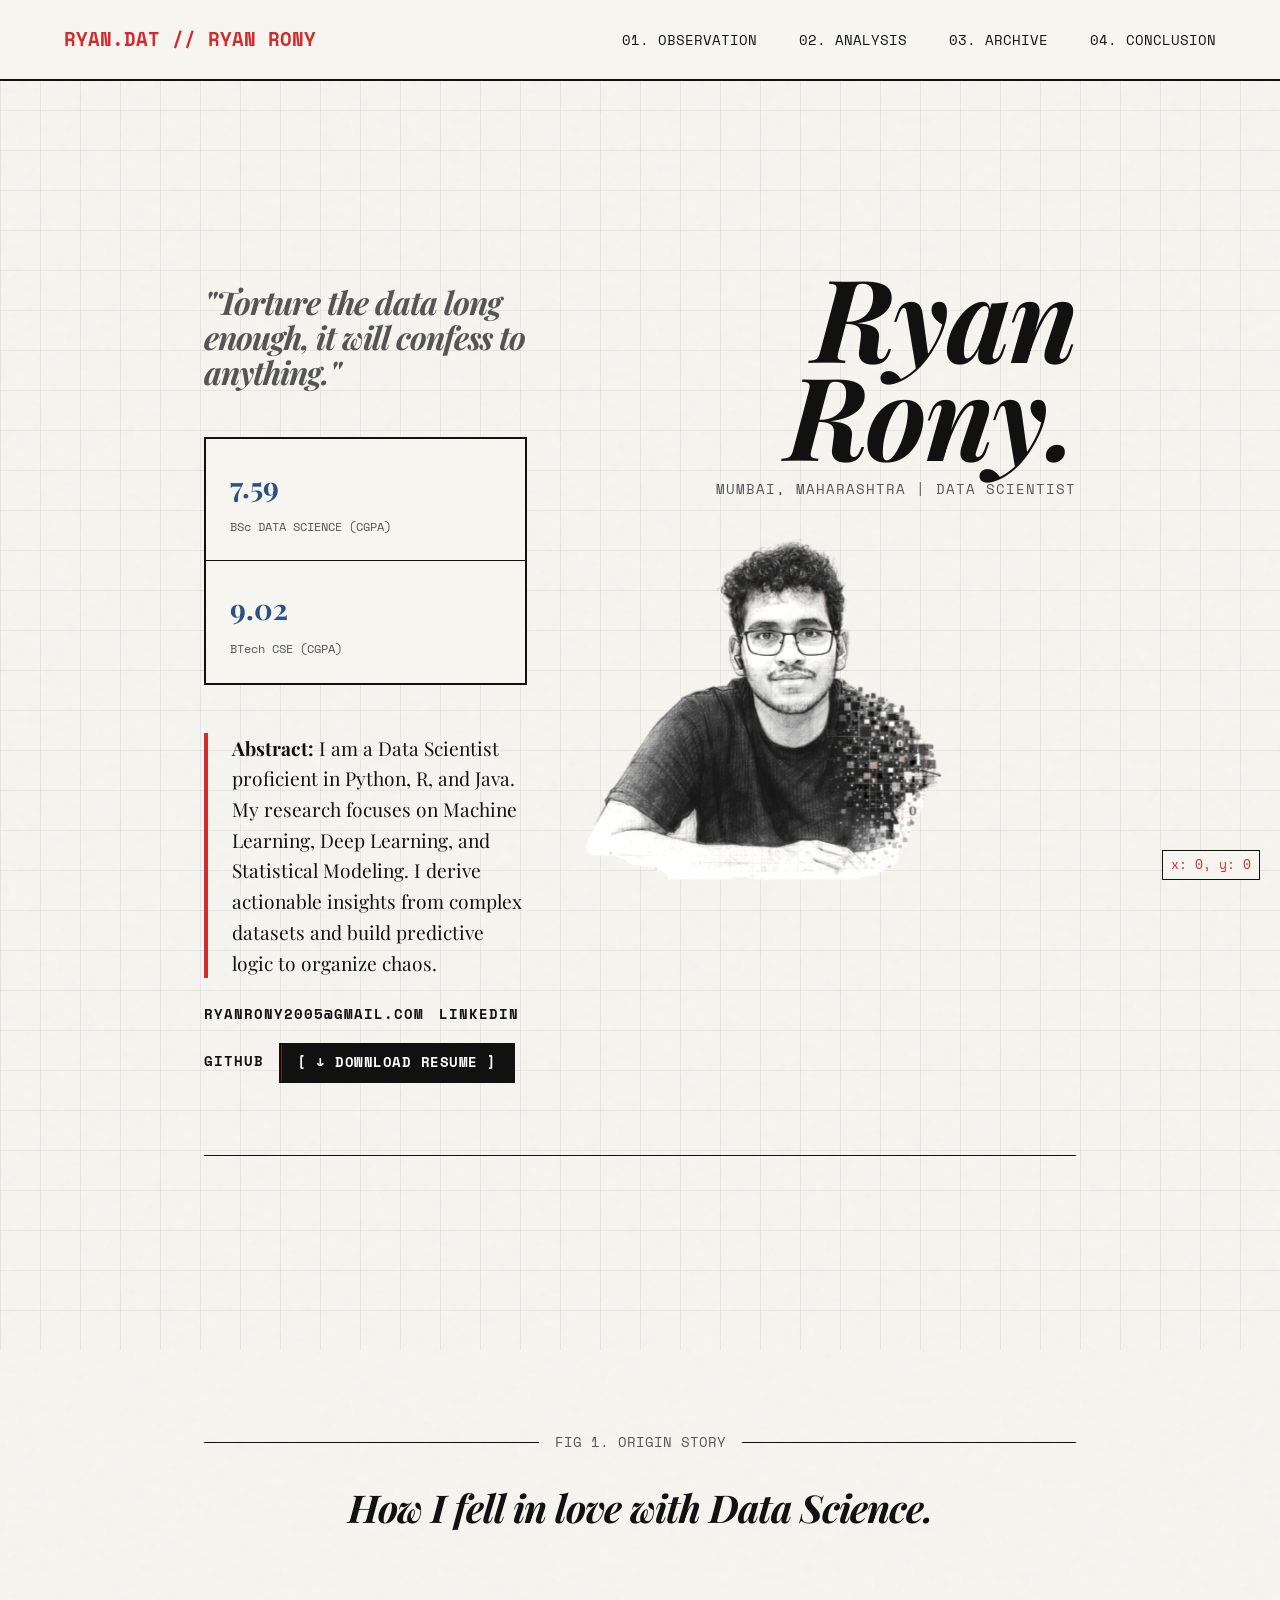
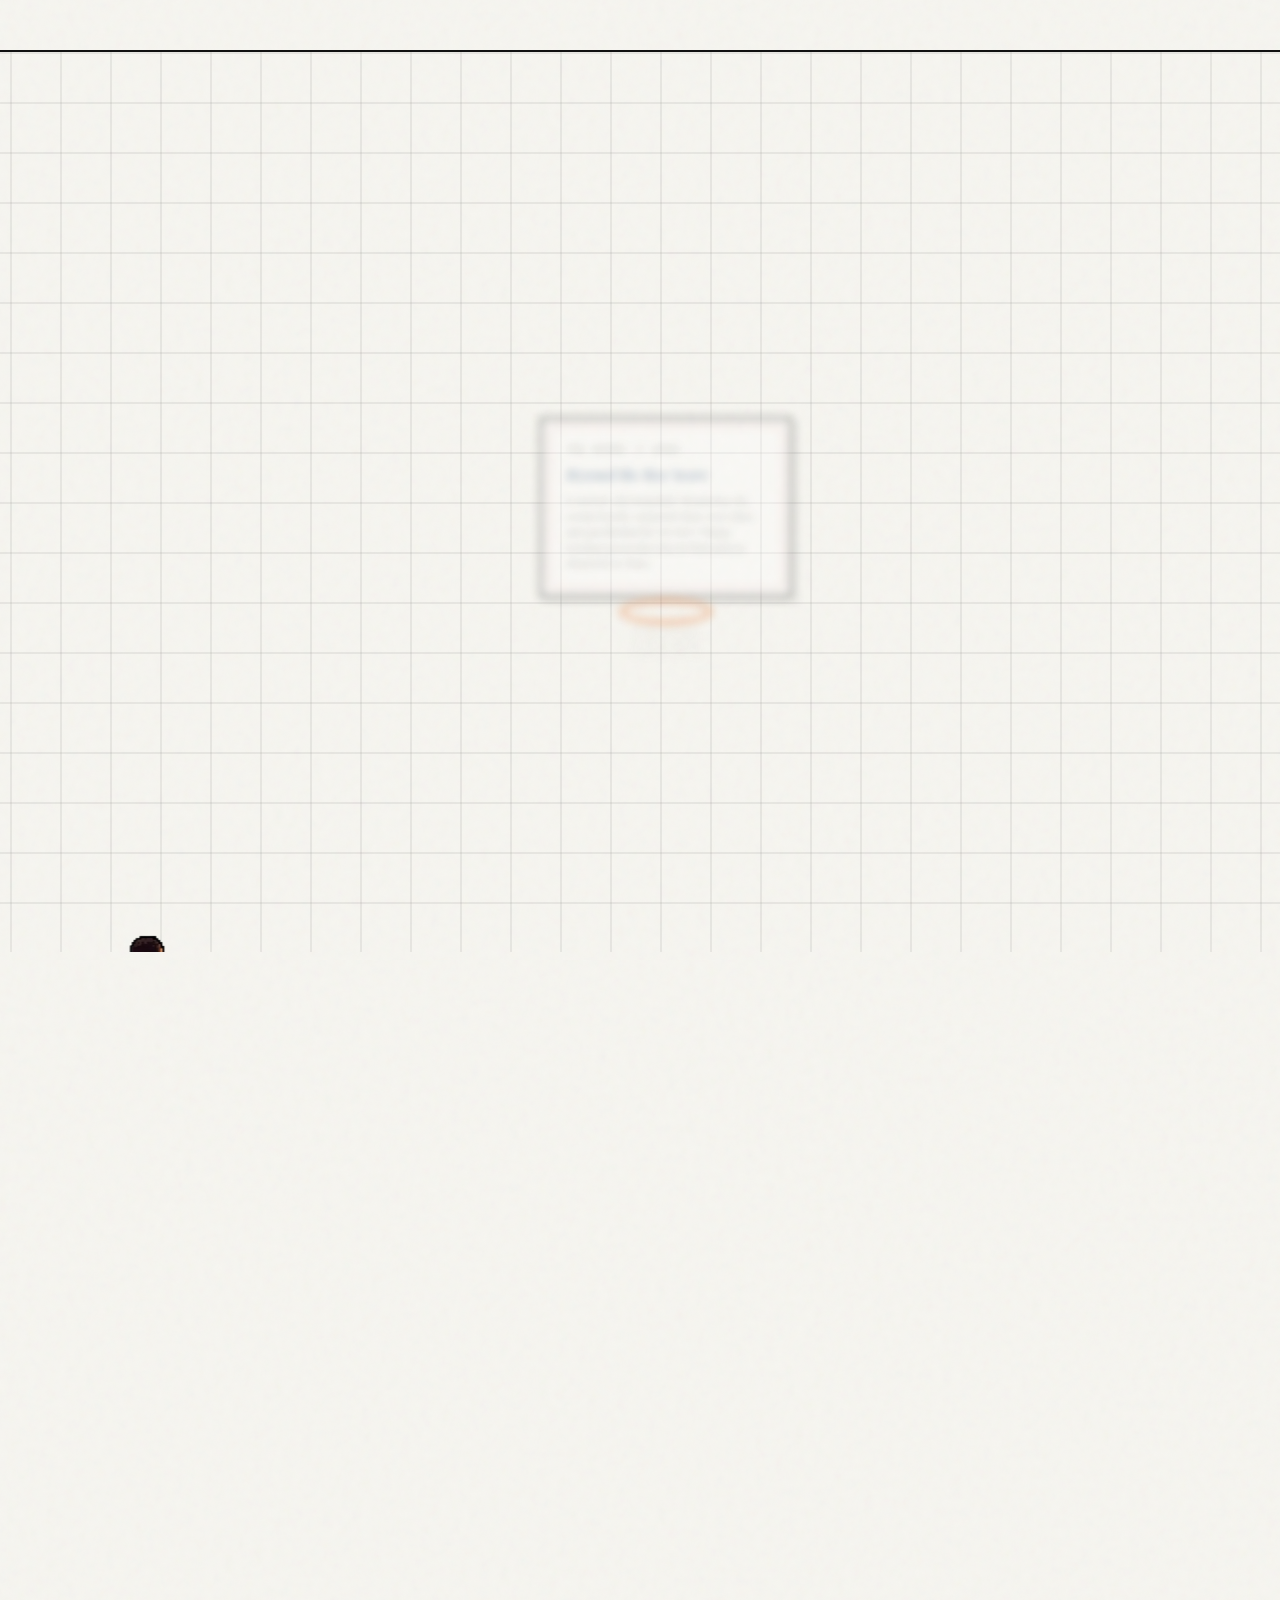
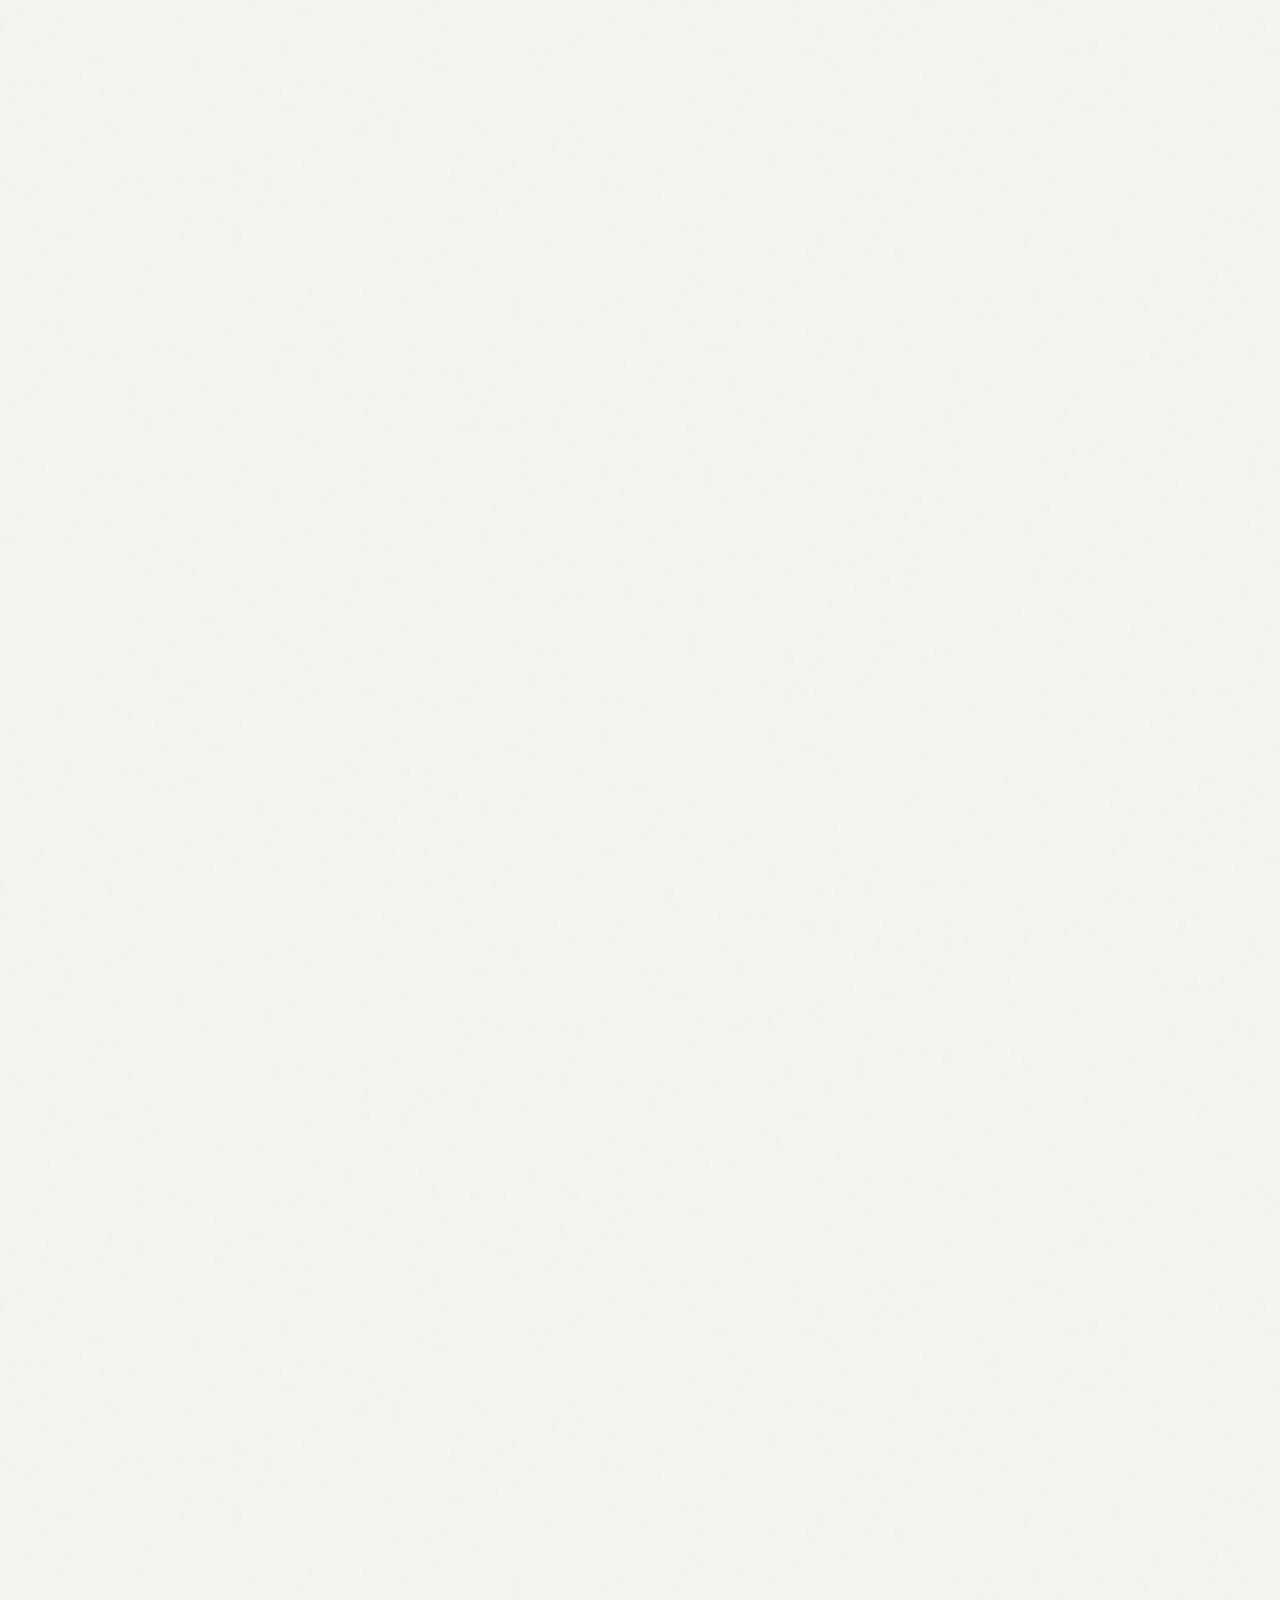
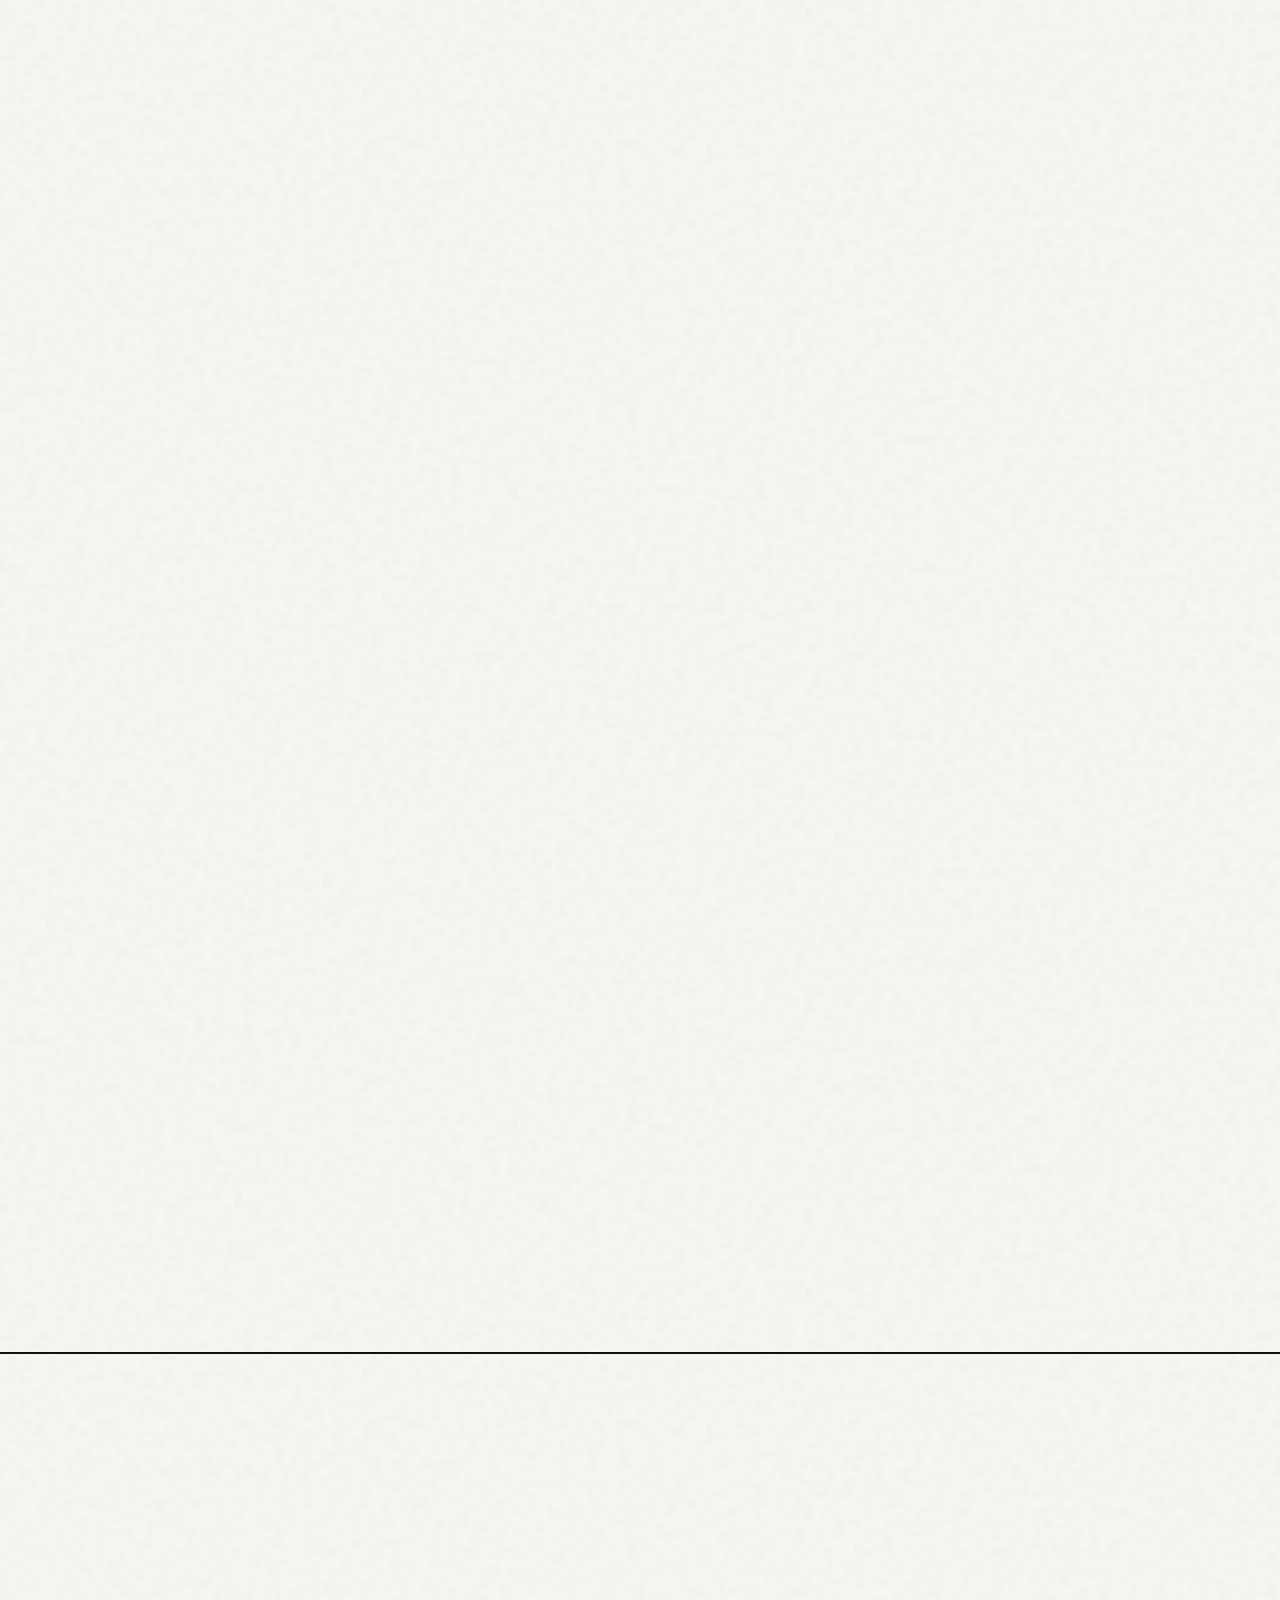
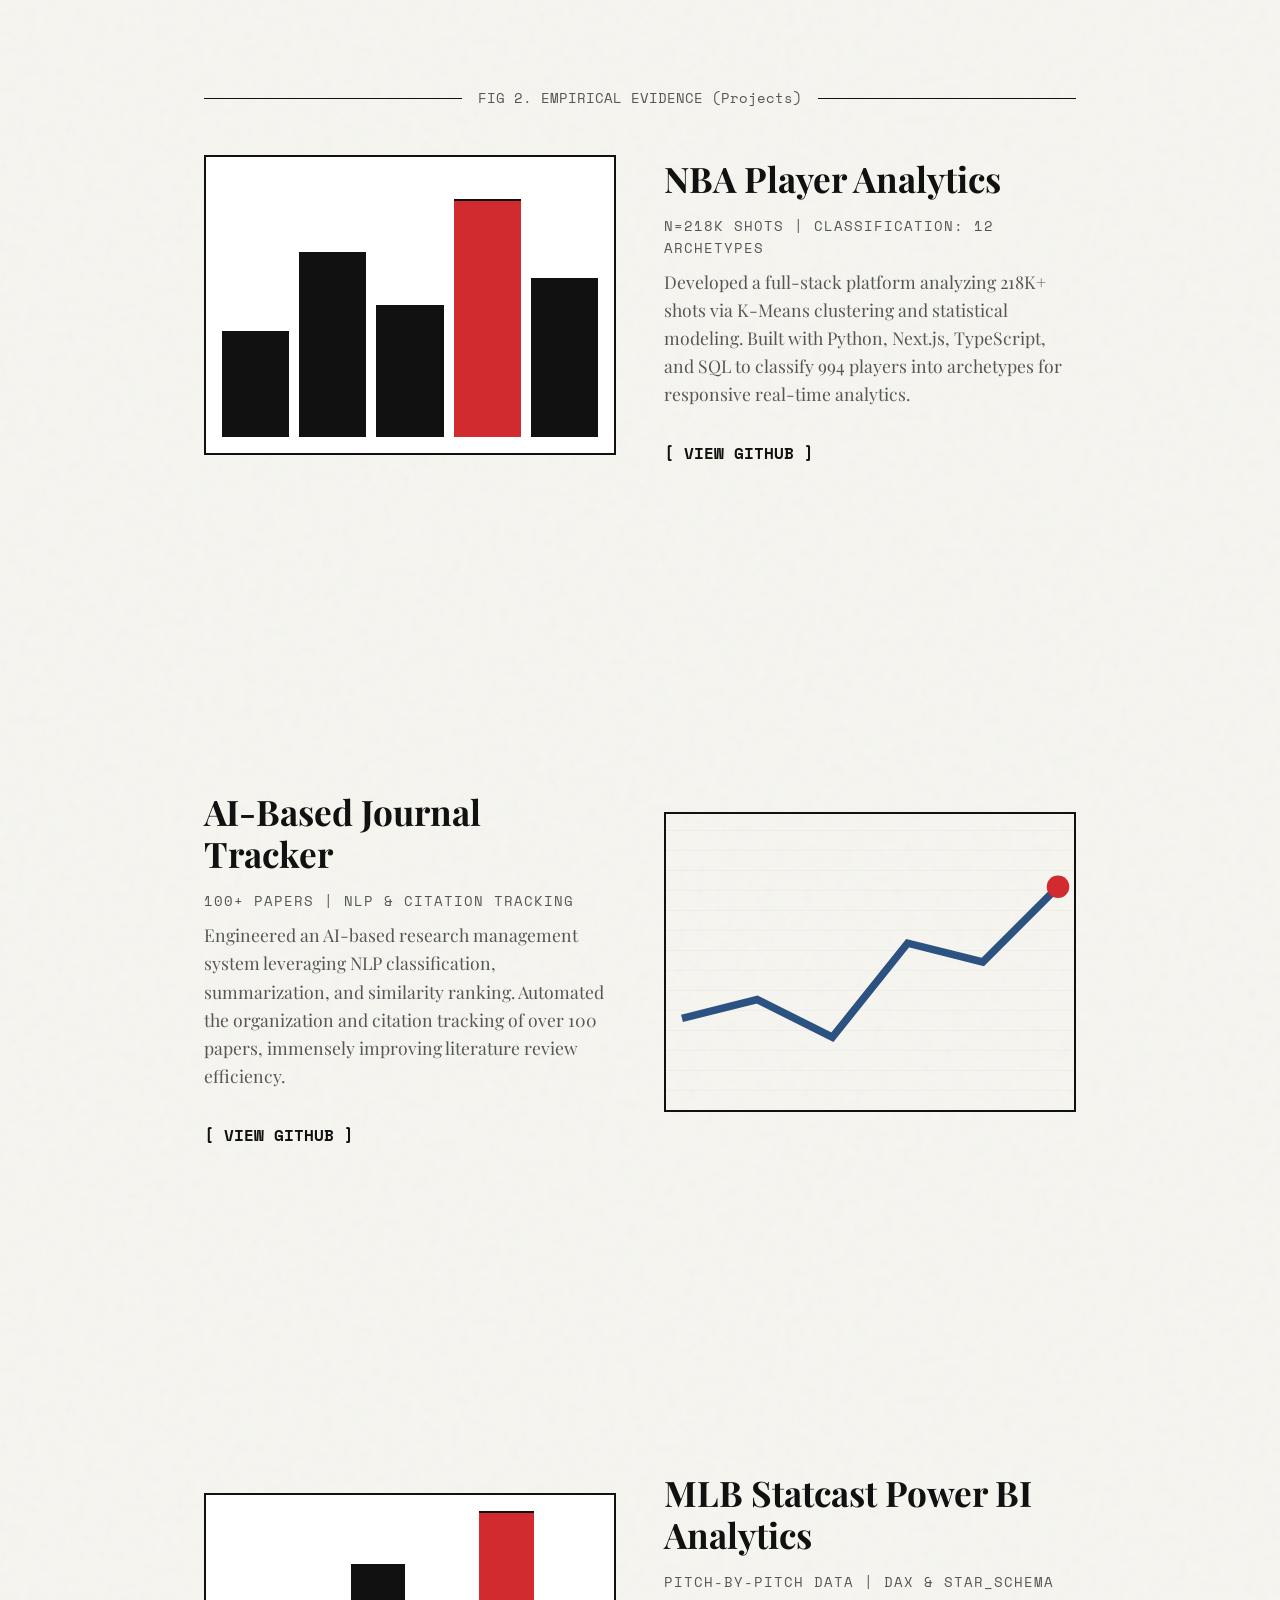
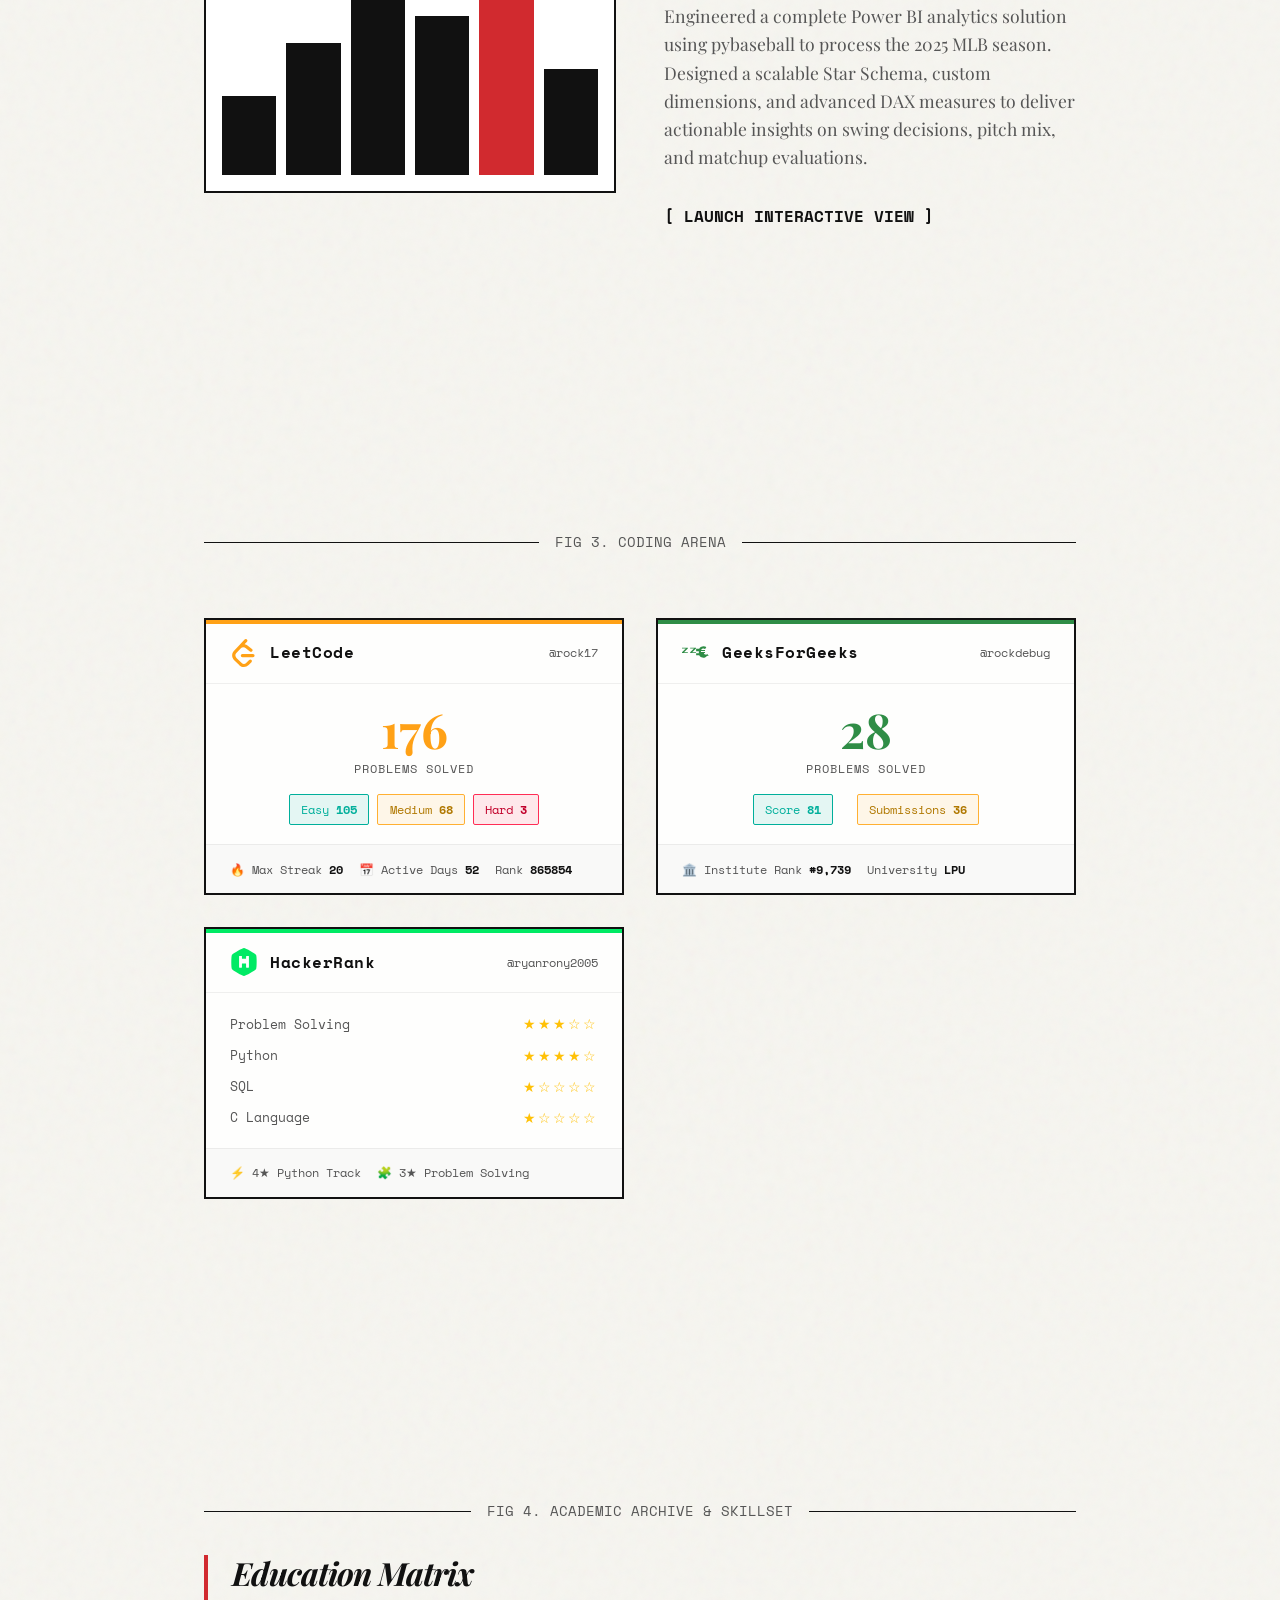
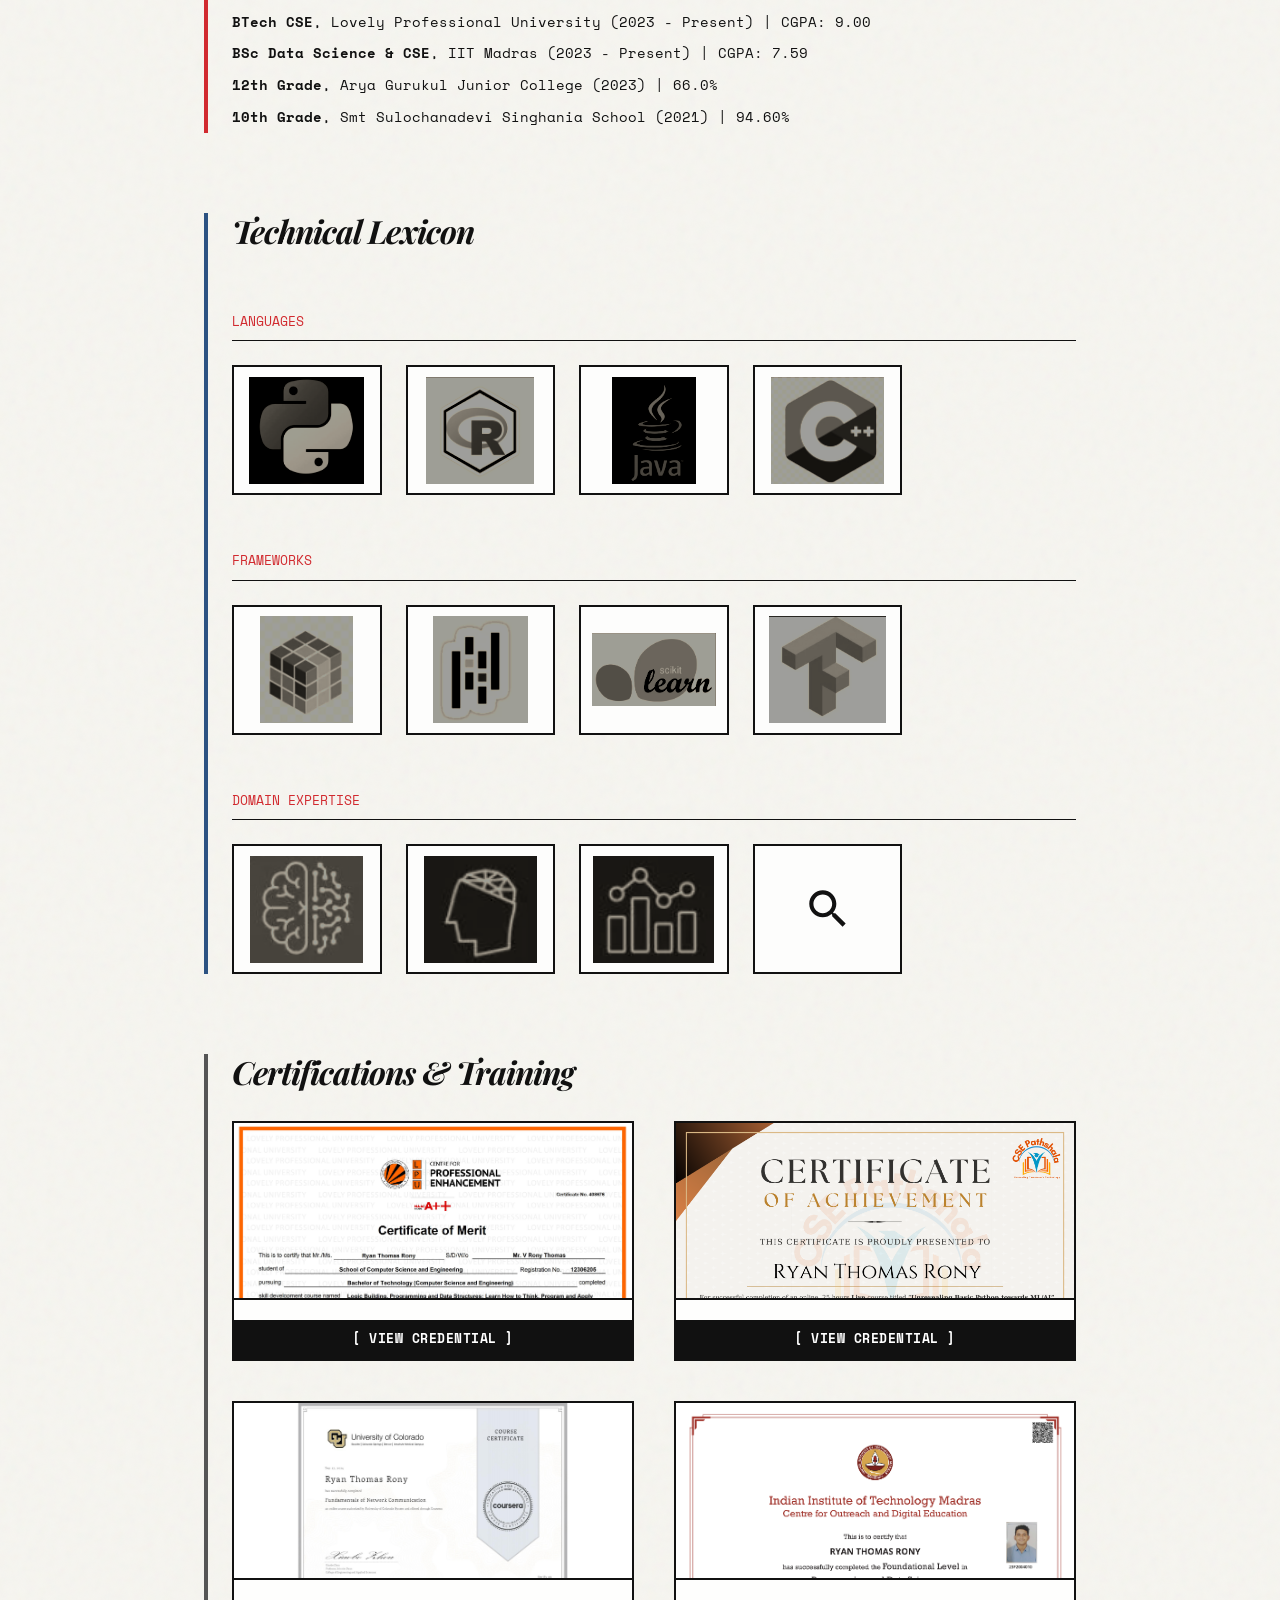
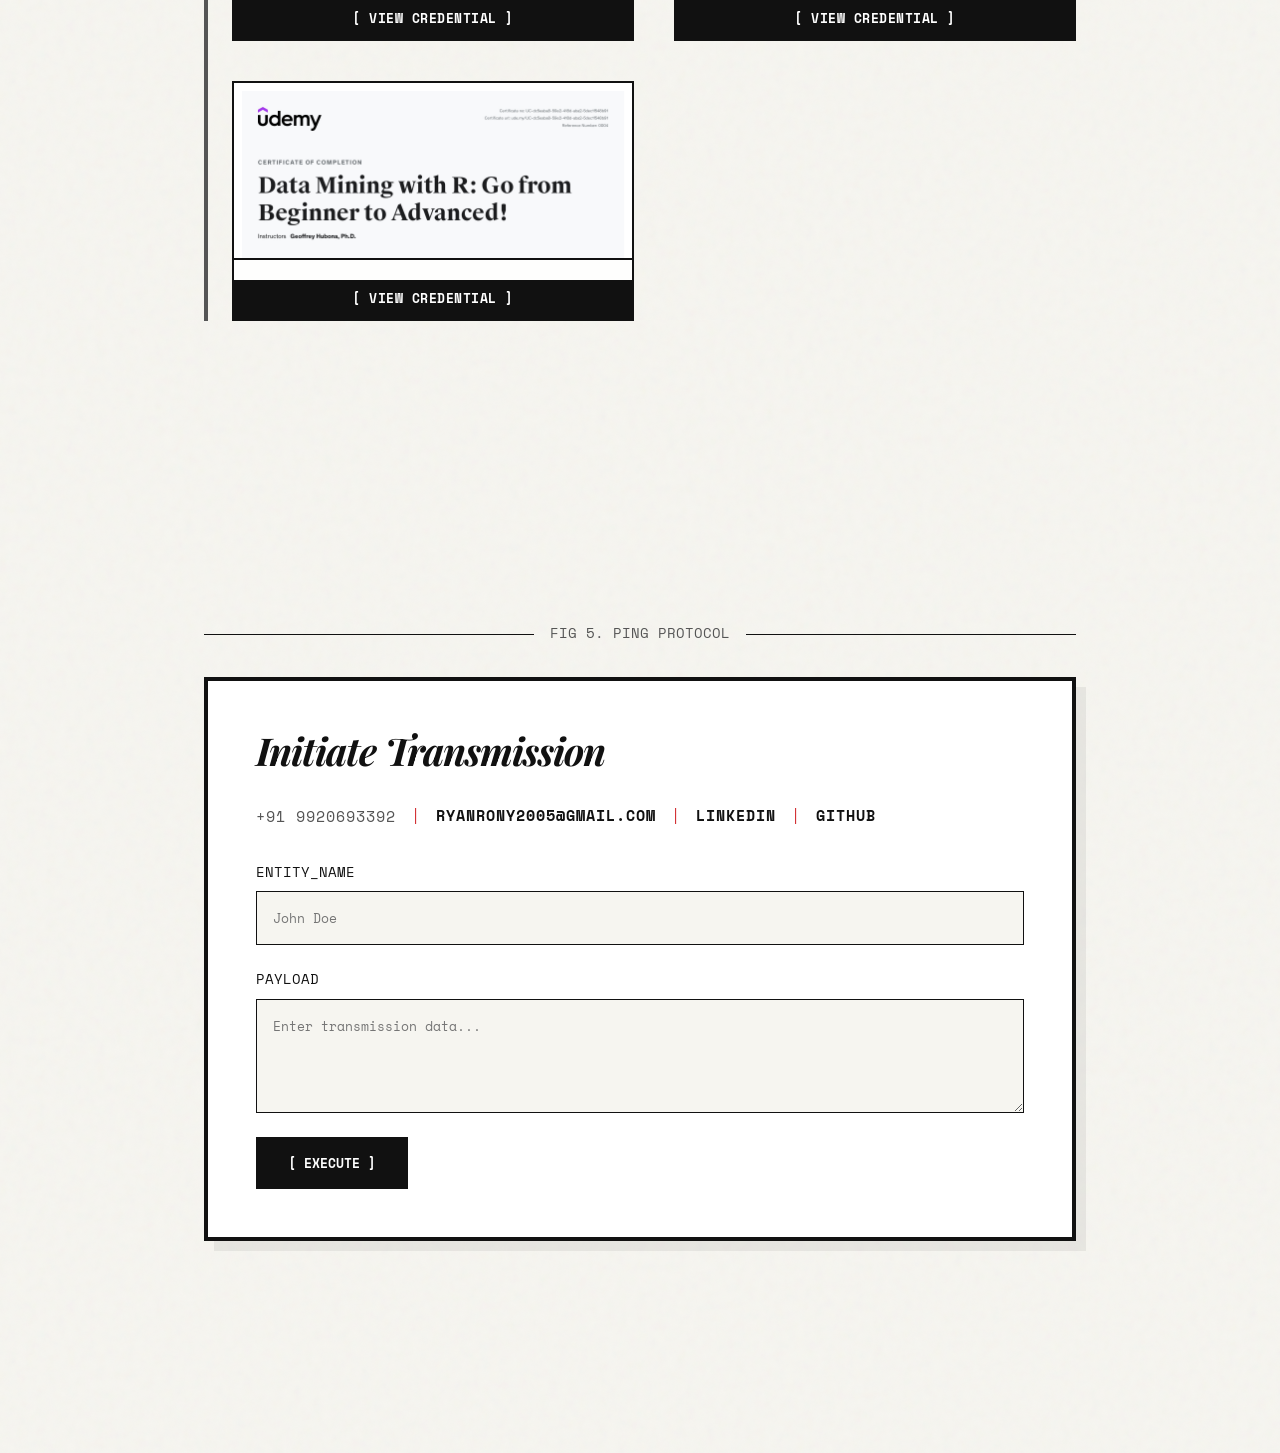
<file: index.html>
<!DOCTYPE html>
<html lang="en">

<head>
    <meta charset="UTF-8">
    <meta name="viewport" content="width=device-width, initial-scale=1.0">
    <title>Data Science Portfolio | Ryan Rony</title>
    <!-- Fonts from V1 -->
    <link rel="preconnect" href="https://fonts.googleapis.com">
    <link rel="preconnect" href="https://fonts.gstatic.com" crossorigin>
    <link
        href="https://fonts.googleapis.com/css2?family=Playfair+Display:ital,wght@0,400;0,700;1,400;1,700&family=Space+Mono:ital,wght@0,400;0,700;1,400&display=swap"
        rel="stylesheet">
    <link rel="stylesheet" href="style.css">
</head>

<body>
    <div id="coordinate-tooltip">x: 0, y: 0</div>

    <div class="background-grid"></div>

    <nav class="top-nav">
        <div class="nav-brand">RYAN.DAT // RYAN RONY</div>
        <div class="nav-links">
            <a href="#about">01. OBSERVATION</a>
            <a href="#projects">02. ANALYSIS</a>
            <a href="#education">03. ARCHIVE</a>
            <a href="#contact">04. CONCLUSION</a>
        </div>
    </nav>

    <div class="dead-space" style="height: 10vh;"></div>

    <main class="document">
        <!-- V1 Hero Layout -->
        <header class="hero" id="about">
            <div class="hero-content" style="align-self: flex-start; padding-top: 1.05rem;">
                <h2 class="dramatic-title" style="font-size: clamp(1.5rem, 2.5vw, 2.5rem); color: var(--text-muted); margin-top: 0;">
                    "Torture the data long enough, it will confess to anything."
                </h2>

                <div class="stats-grid">
                    <div class="stat-box">
                        <span class="stat-value" data-target="7.59" data-suffix="" data-prefix="">IITM</span>
                        <span class="stat-label">BSc DATA SCIENCE (CGPA)</span>
                    </div>
                    <div class="stat-box">
                        <span class="stat-value" data-target="9.02" data-suffix="" data-prefix="">LPU</span>
                        <span class="stat-label">BTech CSE (CGPA)</span>
                    </div>
                </div>

                <div class="abstract-text">
                    <p><strong>Abstract:</strong> I am a Data Scientist proficient in Python, R, and Java. My research
                        focuses on Machine Learning, Deep Learning, and Statistical Modeling. I derive actionable
                        insights from complex datasets and build predictive logic to organize chaos.</p>
                </div>
                <br>
                <div class="mono-label" style="display:flex; gap: 15px; flex-wrap: wrap; align-items: center;">
                    <a href="mailto:ryanrony2005@gmail.com" class="view-link">ryanrony2005@gmail.com</a>
                    <a href="https://linkedin.com/in/ryanrony" class="view-link" target="_blank">LinkedIn</a>
                    <a href="https://github.com/rock-debug" class="view-link" target="_blank">GitHub</a>
                    <a href="docs/Ryan%20CV.pdf" class="resume-btn" download>[ ↓ DOWNLOAD RESUME ]</a>
                </div>
            </div>
            
            <div class="hero-image-wrapper" style="display: flex; flex-direction: column; align-items: flex-end; position: relative; align-self: flex-start;">
                <h1 class="dramatic-title" style="font-size: clamp(6rem, 9vw, 10rem); margin: 0; letter-spacing: -2px; line-height: 0.85; text-align: right; z-index: 0; position: relative;">Ryan<br>Rony.</h1>
                <p class="mono-label" style="text-align: right; z-index: 0; position: relative; margin-top: 1rem; margin-bottom: 2rem;">MUMBAI, MAHARASHTRA | DATA SCIENTIST</p>
                <img src="images/me.png" alt="Ryan Rony" class="hero-image" style="transform-origin: center right; z-index: 1; position: relative;">
            </div>
        </header>
    </main>

    <div class="dead-space" style="height: 20vh;"></div>

    <main class="document">
        <section class="section-divider">
            <div class="line"></div>
            <div class="section-label">FIG 1. ORIGIN STORY</div>
            <div class="line"></div>
        </section>
        <h2 class="dramatic-title" style="text-align: center; margin-bottom: 0;">How I fell in love with Data Science.</h2>
    </main>

    <div class="dead-space" style="height: 10vh;"></div>

    <!-- 3D Cinematic Timeline -->
    <div class="map-section-wrapper" id="map-trigger">
        <div class="sticky-map">
            <div class="map-canvas" id="map-canvas">
                <div class="geo-grid"></div>
            </div>
            <!-- 4 Basketballs — one fires per hoop -->
            <div class="basketball" id="ball-0"></div>
            <div class="basketball" id="ball-1"></div>
            <div class="basketball" id="ball-2"></div>
            <div class="basketball" id="ball-3"></div>

            <!-- Stop-motion jumpshot figure -->
            <div class="jumpshot-figure" id="jumpshot">
                <img class="jump-frame active" src="images/jumpshotpt1-removebg-preview.png" alt="Jump 1" data-frame="0">
                <img class="jump-frame" src="images/jumpshotpt2-removebg-preview.png" alt="Jump 2" data-frame="1">
                <img class="jump-frame" src="images/jumpshotpt3-removebg-preview.png" alt="Jump 3" data-frame="2">
                <img class="jump-frame" src="images/jumpshotpt4-removebg-preview.png" alt="Jump 4" data-frame="3">
            </div>

            <div class="timeline-3d-container">

                <!-- Hoop 1 -->
                <div class="backboard-wrap left" data-threshold="0.10" data-ball="0">
                    <div class="backboard">
                        <div class="backboard-inner">
                            <p class="mono-label">THE SPARK // 2018</p>
                            <h3>Beyond the Box Score</h3>
                            <p>It started with basketball. Wondering why certain heavily-contested shots were taken and questioning the "eye test". I began tracking possession data to find patterns disguised as chaos.</p>
                        </div>
                    </div>
                    <div class="hoop-pole"></div>
                    <div class="hoop-assembly">
                        <div class="hoop-ring"></div>
                        <svg class="hoop-net" viewBox="0 0 80 40" xmlns="http://www.w3.org/2000/svg">
                            <line x1="10" y1="0" x2="5"  y2="40" stroke="#888" stroke-width="1.2" opacity="0.6"/>
                            <line x1="23" y1="0" x2="20" y2="40" stroke="#888" stroke-width="1.2" opacity="0.6"/>
                            <line x1="36" y1="0" x2="35" y2="40" stroke="#888" stroke-width="1.2" opacity="0.6"/>
                            <line x1="49" y1="0" x2="50" y2="40" stroke="#888" stroke-width="1.2" opacity="0.6"/>
                            <line x1="62" y1="0" x2="60" y2="40" stroke="#888" stroke-width="1.2" opacity="0.6"/>
                            <line x1="70" y1="0" x2="75" y2="40" stroke="#888" stroke-width="1.2" opacity="0.6"/>
                            <line x1="10" y1="12" x2="70" y2="12" stroke="#888" stroke-width="1"   opacity="0.4"/>
                            <line x1="8"  y1="26" x2="72" y2="26" stroke="#888" stroke-width="1"   opacity="0.3"/>
                        </svg>
                    </div>
                </div>

                <!-- Hoop 2 -->
                <div class="backboard-wrap left" data-threshold="0.35" data-ball="1">
                    <div class="backboard">
                        <div class="backboard-inner">
                            <p class="mono-label">THE MEASUREMENT // 2020</p>
                            <h3>Physics in Motion</h3>
                            <p>Baseball's discrete nature made it perfect for analysis. Discovering MLB Statcast opened my eyes to spin rates, launch angles, and the pure physics mapped to data.</p>
                        </div>
                    </div>
                    <div class="hoop-pole"></div>
                    <div class="hoop-assembly">
                        <div class="hoop-ring"></div>
                        <svg class="hoop-net" viewBox="0 0 80 40" xmlns="http://www.w3.org/2000/svg">
                            <line x1="10" y1="0" x2="5"  y2="40" stroke="#888" stroke-width="1.2" opacity="0.6"/>
                            <line x1="23" y1="0" x2="20" y2="40" stroke="#888" stroke-width="1.2" opacity="0.6"/>
                            <line x1="36" y1="0" x2="35" y2="40" stroke="#888" stroke-width="1.2" opacity="0.6"/>
                            <line x1="49" y1="0" x2="50" y2="40" stroke="#888" stroke-width="1.2" opacity="0.6"/>
                            <line x1="62" y1="0" x2="60" y2="40" stroke="#888" stroke-width="1.2" opacity="0.6"/>
                            <line x1="70" y1="0" x2="75" y2="40" stroke="#888" stroke-width="1.2" opacity="0.6"/>
                            <line x1="10" y1="12" x2="70" y2="12" stroke="#888" stroke-width="1"   opacity="0.4"/>
                            <line x1="8"  y1="26" x2="72" y2="26" stroke="#888" stroke-width="1"   opacity="0.3"/>
                        </svg>
                    </div>
                </div>

                <!-- Hoop 3 -->
                <div class="backboard-wrap left" data-threshold="0.60" data-ball="2">
                    <div class="backboard">
                        <div class="backboard-inner">
                            <p class="mono-label">THE ALGORITHM // 2022</p>
                            <h3>Clustering the Chaos</h3>
                            <p>Learned Python to scale my curiosity. Ran K-Means on 218K+ NBA shots, replacing standard positions with 12 distinct spatial archetypes. The data told a story the broadcast missed.</p>
                        </div>
                    </div>
                    <div class="hoop-pole"></div>
                    <div class="hoop-assembly">
                        <div class="hoop-ring"></div>
                        <svg class="hoop-net" viewBox="0 0 80 40" xmlns="http://www.w3.org/2000/svg">
                            <line x1="10" y1="0" x2="5"  y2="40" stroke="#888" stroke-width="1.2" opacity="0.6"/>
                            <line x1="23" y1="0" x2="20" y2="40" stroke="#888" stroke-width="1.2" opacity="0.6"/>
                            <line x1="36" y1="0" x2="35" y2="40" stroke="#888" stroke-width="1.2" opacity="0.6"/>
                            <line x1="49" y1="0" x2="50" y2="40" stroke="#888" stroke-width="1.2" opacity="0.6"/>
                            <line x1="62" y1="0" x2="60" y2="40" stroke="#888" stroke-width="1.2" opacity="0.6"/>
                            <line x1="70" y1="0" x2="75" y2="40" stroke="#888" stroke-width="1.2" opacity="0.6"/>
                            <line x1="10" y1="12" x2="70" y2="12" stroke="#888" stroke-width="1"   opacity="0.4"/>
                            <line x1="8"  y1="26" x2="72" y2="26" stroke="#888" stroke-width="1"   opacity="0.3"/>
                        </svg>
                    </div>
                </div>

                <!-- Hoop 4 -->
                <div class="backboard-wrap left" data-threshold="0.85" data-ball="3">
                    <div class="backboard">
                        <div class="backboard-inner">
                            <p class="mono-label">THE SYNTHESIS // PRESENT</p>
                            <h3>Sport Science & ML</h3>
                            <p>Now, I treat the field as a dynamic system. Applying machine learning to player tracking data, predicting outcomes, and uncovering the unseen edges in athletic performance.</p>
                        </div>
                    </div>
                    <div class="hoop-pole"></div>
                    <div class="hoop-assembly">
                        <div class="hoop-ring"></div>
                        <svg class="hoop-net" viewBox="0 0 80 40" xmlns="http://www.w3.org/2000/svg">
                            <line x1="10" y1="0" x2="5"  y2="40" stroke="#888" stroke-width="1.2" opacity="0.6"/>
                            <line x1="23" y1="0" x2="20" y2="40" stroke="#888" stroke-width="1.2" opacity="0.6"/>
                            <line x1="36" y1="0" x2="35" y2="40" stroke="#888" stroke-width="1.2" opacity="0.6"/>
                            <line x1="49" y1="0" x2="50" y2="40" stroke="#888" stroke-width="1.2" opacity="0.6"/>
                            <line x1="62" y1="0" x2="60" y2="40" stroke="#888" stroke-width="1.2" opacity="0.6"/>
                            <line x1="70" y1="0" x2="75" y2="40" stroke="#888" stroke-width="1.2" opacity="0.6"/>
                            <line x1="10" y1="12" x2="70" y2="12" stroke="#888" stroke-width="1"   opacity="0.4"/>
                            <line x1="8"  y1="26" x2="72" y2="26" stroke="#888" stroke-width="1"   opacity="0.3"/>
                        </svg>
                    </div>
                </div>

            </div>
        </div>
        <!-- Long height to force scrolling -->
        <div class="scroll-track"></div>
    </div>

    <div class="dead-space" style="height: 30vh;"></div>

    <main class="document">
        <section class="section-divider">
            <div class="line"></div>
            <div class="section-label">FIG 2. EMPIRICAL EVIDENCE (Projects)</div>
            <div class="line"></div>
        </section>

        <!-- V1 Projects with dramatic styling -->
        <section class="projects" id="projects">
            <div class="project-card">
                <div class="project-graph blue-graph">
                    <div class="bar" style="height: 40%"></div>
                    <div class="bar" style="height: 70%"></div>
                    <div class="bar" style="height: 50%"></div>
                    <div class="bar" style="height: 90%; background: var(--data-red);"></div>
                    <div class="bar" style="height: 60%"></div>
                </div>
                <div class="project-info">
                    <h2 class="project-title">NBA Player Analytics</h2>
                    <p class="mono-label">N=218K SHOTS | CLASSIFICATION: 12 ARCHETYPES</p>
                    <p class="project-desc">Developed a full-stack platform analyzing 218K+ shots via K-Means clustering
                        and statistical modeling. Built with Python, Next.js, TypeScript, and SQL to classify 994
                        players into archetypes for responsive real-time analytics.</p>
                    <a href="https://github.com/rock-debug/nba-ml" class="view-link" target="_blank">[ VIEW GITHUB ]</a>
                </div>
            </div>

            <div class="dead-space" style="height: 20vh;"></div>

            <div class="project-card reverse">
                <div class="project-info">
                    <h2 class="project-title">AI-Based Journal Tracker</h2>
                    <p class="mono-label">100+ PAPERS | NLP & CITATION TRACKING</p>
                    <p class="project-desc">Engineered an AI-based research management system leveraging NLP
                        classification, summarization, and similarity ranking. Automated the organization and citation
                        tracking of over 100 papers, immensely improving literature review efficiency.</p>
                    <a href="https://github.com/Ansh07017/Journal-Tracker" class="view-link" target="_blank">[ VIEW GITHUB ]</a>
                </div>
                <div class="project-graph red-graph">
                    <svg viewBox="0 0 100 50" class="line-chart">
                        <polyline fill="none" stroke="var(--data-blue)" stroke-width="2"
                            points="0,40 20,35 40,45 60,20 80,25 100,5" />
                        <circle cx="100" cy="5" r="3" fill="var(--data-red)" />
                    </svg>
                </div>
            </div>

            <div class="dead-space" style="height: 20vh;"></div>

            <div class="project-card">
                <div class="project-graph blue-graph">
                    <div class="bar" style="height: 30%"></div>
                    <div class="bar" style="height: 50%"></div>
                    <div class="bar" style="height: 80%"></div>
                    <div class="bar" style="height: 60%"></div>
                    <div class="bar" style="height: 100%; background: var(--data-red);"></div>
                    <div class="bar" style="height: 40%"></div>
                </div>
                <div class="project-info">
                    <h2 class="project-title">MLB Statcast Power BI Analytics</h2>
                    <p class="mono-label">PITCH-BY-PITCH DATA | DAX & STAR_SCHEMA</p>
                    <p class="project-desc">Engineered a complete Power BI analytics solution using pybaseball to
                        process the 2025 MLB season. Designed a scalable Star Schema, custom dimensions, and advanced
                        DAX measures to deliver actionable insights on swing decisions, pitch mix, and matchup
                        evaluations.</p>
                    <a href="mlb.html" class="view-link">[ LAUNCH INTERACTIVE VIEW ]</a>
                </div>
            </div>
        </section>

        <div class="dead-space" style="height: 30vh;"></div>

        <!-- Coding Arena Section -->
        <section class="section-divider">
            <div class="line"></div>
            <div class="section-label">FIG 3. CODING ARENA</div>
            <div class="line"></div>
        </section>

        <div class="coding-arena">
            <!-- LeetCode -->
            <a href="https://leetcode.com/u/rock17/" target="_blank" class="coding-card leetcode-card">
                <div class="coding-card-header">
                    <svg class="platform-icon" viewBox="0 0 24 24" xmlns="http://www.w3.org/2000/svg"><path d="M13.483 0a1.374 1.374 0 0 0-.961.438L7.116 6.226l-3.854 4.126a5.266 5.266 0 0 0-1.209 2.104 5.35 5.35 0 0 0-.125.513 5.527 5.527 0 0 0 .062 2.362 5.83 5.83 0 0 0 .349 1.017 5.938 5.938 0 0 0 1.271 1.818l4.277 4.193.039.038c2.248 2.165 5.852 2.133 8.063-.074l2.396-2.396c.54-.54.54-1.414.003-1.955a1.378 1.378 0 0 0-1.951-.003l-2.396 2.396a3.021 3.021 0 0 1-4.205.038l-.02-.019-4.276-4.193c-.652-.64-.972-1.469-.948-2.263a2.68 2.68 0 0 1 .066-.523 2.545 2.545 0 0 1 .619-1.164L9.13 8.114c1.058-1.134 3.204-1.27 4.43-.278l3.501 2.831c.593.48 1.461.387 1.94-.207a1.384 1.384 0 0 0-.207-1.943l-3.5-2.831c-.8-.647-1.766-1.045-2.774-1.202l2.015-2.158A1.384 1.384 0 0 0 13.483 0zm-2.866 12.815a1.38 1.38 0 0 0-1.38 1.382 1.38 1.38 0 0 0 1.38 1.382H19.7a1.38 1.38 0 0 0 1.38-1.382 1.38 1.38 0 0 0-1.38-1.382z"/></svg>
                    <span class="platform-name">LeetCode</span>
                    <span class="platform-handle">@rock17</span>
                </div>
                <div class="coding-stats">
                    <div class="coding-stat-main">
                        <span class="coding-stat-big" id="lc-total">176</span>
                        <span class="coding-stat-sub">Problems Solved</span>
                    </div>
                    <div class="coding-stat-breakdown">
                        <div class="diff-pill easy">Easy <strong id="lc-easy">105</strong></div>
                        <div class="diff-pill medium">Medium <strong id="lc-medium">68</strong></div>
                        <div class="diff-pill hard">Hard <strong id="lc-hard">3</strong></div>
                    </div>
                </div>
                <div class="coding-footer">
                    <span>🔥 Max Streak <strong>20</strong></span>
                    <span>📅 Active Days <strong>52</strong></span>
                    <span>Rank <strong id="lc-rank">#865K</strong></span>
                </div>
            </a>

            <!-- GeeksForGeeks -->
            <a href="https://www.geeksforgeeks.org/profile/rockdebug" target="_blank" class="coding-card gfg-card">
                <div class="coding-card-header">
                    <svg class="platform-icon" viewBox="0 0 24 24" xmlns="http://www.w3.org/2000/svg"><path d="M21.45 14.315c-.143.28-.334.532-.565.745a3.691 3.691 0 0 1-1.104.695 4.51 4.51 0 0 1-3.116-.016 3.79 3.79 0 0 1-1.108-.71 3.555 3.555 0 0 1-.79-1.135H12.1v-1.77h2.347v-.786H12.1V11.3h2.347v-.772H12.1V8.408h2.667c.2-.418.47-.8.8-1.12a3.732 3.732 0 0 1 1.105-.73 4.493 4.493 0 0 1 3.095-.027c.39.145.75.354 1.065.617l-1.02 1.498a2.155 2.155 0 0 0-.62-.36 2.345 2.345 0 0 0-.607-.141 2.198 2.198 0 0 0-.65.022 1.978 1.978 0 0 0-.62.234 2.041 2.041 0 0 0-.496.41c-.14.162-.252.344-.33.54h3.235v1.032h-3.48v.793h3.48v.776H18.7a2.07 2.07 0 0 0 .688 1.017c.16.136.34.247.535.33.21.087.433.131.658.132.217-.004.43-.05.63-.138.207-.092.393-.226.547-.39l1.022 1.498-.33.26zM0 7.5h5v.65L1.738 11.35H5V12H0v-.65l3.262-3.2H0V7.5zm7 0h5v.65l-3.262 3.2H12V12H7v-.65l3.262-3.2H7V7.5z"/></svg>
                    <span class="platform-name">GeeksForGeeks</span>
                    <span class="platform-handle">@rockdebug</span>
                </div>
                <div class="coding-stats">
                    <div class="coding-stat-main">
                        <span class="coding-stat-big" id="gfg-total">28</span>
                        <span class="coding-stat-sub">Problems Solved</span>
                    </div>
                    <div class="coding-stat-breakdown" style="justify-content:center; gap: 1.5rem;">
                        <div class="diff-pill easy">Score <strong id="gfg-score">81</strong></div>
                        <div class="diff-pill medium">Submissions <strong>36</strong></div>
                    </div>
                </div>
                <div class="coding-footer">
                    <span>🏛️ Institute Rank <strong id="gfg-rank">#9,739</strong></span>
                    <span>University <strong>LPU</strong></span>
                </div>
            </a>

            <!-- HackerRank -->
            <a href="https://www.hackerrank.com/profile/ryanrony2005" target="_blank" class="coding-card hr-card">
                <div class="coding-card-header">
                    <svg class="platform-icon" viewBox="0 0 24 24" xmlns="http://www.w3.org/2000/svg"><path d="M12 0c1.285 0 9.75 4.886 10.392 6 .645 1.115.645 10.885 0 12S13.287 24 12 24C10.715 24 2.25 19.114 1.608 18 .963 16.886.963 7.116 1.608 6 2.252 4.886 10.715 0 12 0zm2.205 6.815c-.29 0-.428.19-.428.38v1.714c0 .2-.095.298-.298.298H10.52c-.2 0-.298-.095-.298-.298V7.195c0-.225-.1-.38-.42-.38h-1.59c-.284 0-.428.155-.428.38v9.308c0 .22.144.38.428.38h1.59c.32 0 .42-.16.42-.38v-2.86c0-.2.098-.298.298-.298h2.96c.2 0 .298.098.298.298v2.86c0 .22.138.38.428.38h1.59c.284 0 .428-.16.428-.38V7.195c0-.226-.144-.38-.428-.38h-1.59z"/></svg>
                    <span class="platform-name">HackerRank</span>
                    <span class="platform-handle">@ryanrony2005</span>
                </div>
                <div class="coding-stats">
                    <div class="coding-stat-main">
                        <div class="star-grid">
                            <div class="star-row"><span class="star-label">Problem Solving</span><span class="stars" id="hr-ps">★★★☆☆</span></div>
                            <div class="star-row"><span class="star-label">Python</span><span class="stars" id="hr-py">★★★★☆</span></div>
                            <div class="star-row"><span class="star-label">SQL</span><span class="stars" id="hr-sql">★☆☆☆☆</span></div>
                            <div class="star-row"><span class="star-label">C Language</span><span class="stars" id="hr-c">★☆☆☆☆</span></div>
                        </div>
                    </div>
                </div>
                <div class="coding-footer">
                    <span id="hr-ft-1">⚡ 4★ Python Track</span>
                    <span id="hr-ft-2">🧩 3★ Problem Solving</span>
                </div>
            </a>
        </div>

        <div class="dead-space" style="height: 30vh;"></div>

        <section class="section-divider" id="education">
            <div class="line"></div>
            <div class="section-label">FIG 4. ACADEMIC ARCHIVE &amp; SKILLSET</div>
            <div class="line"></div>
        </section>

        <section class="projects" style="gap: 5rem;">
            <div class="abstract-text" style="max-width: 100%;">
                <h3 class="dramatic-title" style="font-size: 2rem; margin-bottom: 1rem;">Education Matrix</h3>
                <ul style="list-style: none; font-family: var(--font-mono); font-size: 0.9rem; line-height: 2.2;">
                    <li><strong>BTech CSE</strong>, Lovely Professional University (2023 - Present) | CGPA: 9.00</li>
                    <li><strong>BSc Data Science & CSE</strong>, IIT Madras (2023 - Present) | CGPA: 7.59</li>
                    <li><strong>12th Grade</strong>, Arya Gurukul Junior College (2023) | 66.0%</li>
                    <li><strong>10th Grade</strong>, Smt Sulochanadevi Singhania School (2021) | 94.60%</li>
                </ul>
            </div>

            <div class="abstract-text" style="max-width: 100%; border-left-color: var(--data-blue);">
                <h3 class="dramatic-title" style="font-size: 2rem; margin-bottom: 1rem;">Technical Lexicon</h3>
                
                <div class="lexicon-grid">
                    <div class="skill-category-label">LANGUAGES</div>
                    
                    <div class="skill-card" data-skill="Python">
                        <div class="skill-card-inner">
                            <div class="skill-card-front">
                                <img src="images/python.png" alt="Python">
                            </div>
                            <div class="skill-card-back">PYTHON</div>
                        </div>
                    </div>

                    <div class="skill-card" data-skill="R">
                        <div class="skill-card-inner">
                            <div class="skill-card-front">
                                <img src="images/R.png" alt="R">
                            </div>
                            <div class="skill-card-back">R LANGUAGE</div>
                        </div>
                    </div>

                    <div class="skill-card" data-skill="Java">
                        <div class="skill-card-inner">
                            <div class="skill-card-front">
                                <img src="images/java.png" alt="Java">
                            </div>
                            <div class="skill-card-back">JAVA</div>
                        </div>
                    </div>

                    <div class="skill-card" data-skill="C++">
                        <div class="skill-card-inner">
                            <div class="skill-card-front">
                                <img src="images/c++.png" alt="C++">
                            </div>
                            <div class="skill-card-back">C++</div>
                        </div>
                    </div>

                    <div class="skill-category-label">FRAMEWORKS</div>

                    <div class="skill-card" data-skill="NumPy">
                        <div class="skill-card-inner">
                            <div class="skill-card-front">
                                <img src="images/numpy.png" alt="NumPy">
                            </div>
                            <div class="skill-card-back">NUMPY</div>
                        </div>
                    </div>

                    <div class="skill-card" data-skill="Pandas">
                        <div class="skill-card-inner">
                            <div class="skill-card-front">
                                <img src="images/pandas.png" alt="Pandas">
                            </div>
                            <div class="skill-card-back">PANDAS</div>
                        </div>
                    </div>

                    <div class="skill-card" data-skill="Scikit-learn">
                        <div class="skill-card-inner">
                            <div class="skill-card-front">
                                <img src="images/scikitlearn.png" alt="Scikit-learn">
                            </div>
                            <div class="skill-card-back">SCIKIT-LEARN</div>
                        </div>
                    </div>

                    <div class="skill-card" data-skill="TensorFlow">
                        <div class="skill-card-inner">
                            <div class="skill-card-front">
                                <img src="images/TensorFlow.png" alt="TensorFlow">
                            </div>
                            <div class="skill-card-back">TENSORFLOW</div>
                        </div>
                    </div>

                    <div class="skill-category-label">DOMAIN EXPERTISE</div>

                    <div class="skill-card" data-skill="ML">
                        <div class="skill-card-inner">
                            <div class="skill-card-front">
                                <img src="images/machinelearning.png" alt="Machine Learning">
                            </div>
                            <div class="skill-card-back">MACHINE LEARNING</div>
                        </div>
                    </div>

                    <div class="skill-card" data-skill="DL">
                        <div class="skill-card-inner">
                            <div class="skill-card-front">
                                <img src="images/deeplearning.png" alt="Deep Learning">
                            </div>
                            <div class="skill-card-back">DEEP LEARNING</div>
                        </div>
                    </div>

                    <div class="skill-card" data-skill="Stats">
                        <div class="skill-card-inner">
                            <div class="skill-card-front">
                                <img src="images/modelling.png" alt="Statistical Modeling">
                            </div>
                            <div class="skill-card-back">STATISTICAL MODELING</div>
                        </div>
                    </div>

                    <div class="skill-card" data-skill="EDA">
                        <div class="skill-card-inner">
                            <div class="skill-card-front">
                                <svg viewBox="0 0 24 24"><path d="M15.5 14h-.79l-.28-.27C15.41 12.59 16 11.11 16 9.5 16 5.91 13.09 3 9.5 3S3 5.91 3 9.5 5.91 16 9.5 16c1.61 0 3.09-.59 4.23-1.57l.27.28v.79l5 4.99L20.49 19l-4.99-5zm-6 0C7.01 14 5 11.99 5 9.5S7.01 5 9.5 5 14 7.01 14 9.5 11.99 14 9.5 14z"/></svg>
                            </div>
                            <div class="skill-card-back">EDA</div>
                        </div>
                    </div>

                </div>
            </div>

            <div class="abstract-text" style="max-width: 100%; border-left-color: var(--text-muted);">
                <h3 class="dramatic-title" style="font-size: 2rem; margin-bottom: 1rem;">Certifications & Training</h3>
                
                <div class="cert-grid">
                    <div class="cert-card">
                        <div class="cert-card-inner">
                            <div class="cert-card-front">
                                <img src="images/summertraining.png" alt="LPU PETV51 Summer Training" class="cert-img">
                                <a href="https://drive.google.com/file/d/1054kzI1lDFbeiDKG98NhJTXqTg3f7KXb/view" target="_blank" class="cert-btn" rel="noopener noreferrer">[ VIEW CREDENTIAL ]</a>
                            </div>
                            <div class="cert-card-back">
                                <h4>LPU PETV51 Summer Training</h4>
                                <p>Developed EduPulse analytics system using Java, Swing, and JSON. (Jul 2025)</p>
                            </div>
                        </div>
                    </div>

                    <div class="cert-card">
                        <div class="cert-card-inner">
                            <div class="cert-card-front">
                                <img src="images/csepathshalapython.png" alt="CSE Pathshala AI/ML" class="cert-img">
                                <a href="https://drive.google.com/file/d/1A18ZmODu2xXtYW2WSaech3kFXo5GNhxM/view" target="_blank" class="cert-btn" rel="noopener noreferrer">[ VIEW CREDENTIAL ]</a>
                            </div>
                            <div class="cert-card-back">
                                <h4>CSE Pathshala AI/ML</h4>
                                <p>25-hour live training in ML workflows with Pandas & Scikit-learn. (Mar 2024)</p>
                            </div>
                        </div>
                    </div>

                    <div class="cert-card">
                        <div class="cert-card-inner">
                            <div class="cert-card-front">
                                <img src="images/Computernetworks.jpeg" alt="Coursera Network Communications" class="cert-img">
                                <a href="https://www.coursera.org/account/accomplishments/verify/QHWU9I7OQCQV" target="_blank" class="cert-btn" rel="noopener noreferrer">[ VIEW CREDENTIAL ]</a>
                            </div>
                            <div class="cert-card-back">
                                <h4>Coursera</h4>
                                <p>Network Communications (Sep 2024)</p>
                            </div>
                        </div>
                    </div>

                    <div class="cert-card">
                        <div class="cert-card-inner">
                            <div class="cert-card-front">
                                <img src="images/CODEIITM.png" alt="IITM CODE foundation level" class="cert-img">
                                <a href="https://drive.google.com/file/d/12Pc7uTIg7KfRsQZE8hs06wCEEaEAZECC/view" target="_blank" class="cert-btn" rel="noopener noreferrer">[ VIEW CREDENTIAL ]</a>
                            </div>
                            <div class="cert-card-back">
                                <h4>IITM</h4>
                                <p>CODE foundation level (Aug 2024)</p>
                            </div>
                        </div>
                    </div>

                    <div class="cert-card">
                        <div class="cert-card-inner">
                            <div class="cert-card-front">
                                <img src="images/DataminingR.jpg" alt="Udemy Data Mining with R" class="cert-img">
                                <a href="https://www.udemy.com/certificate/UC-dc5eaba8-59e2-418d-aba2-5dec1f548b91/" target="_blank" class="cert-btn" rel="noopener noreferrer">[ VIEW CREDENTIAL ]</a>
                            </div>
                            <div class="cert-card-back">
                                <h4>Udemy</h4>
                                <p>Data Mining with R (Feb 2024)</p>
                            </div>
                        </div>
                    </div>
                </div>
            </div>
        </section>

        <div class="dead-space" style="height: 30vh;"></div>

        <section class="section-divider">
            <div class="line"></div>
            <div class="section-label">FIG 5. PING PROTOCOL</div>
            <div class="line"></div>
        </section>

        <footer class="contact" id="contact">
            <div class="contact-box">
                <h2 class="dramatic-title">Initiate Transmission</h2>
                <div class="mono-label" style="display:flex; gap: 15px; flex-wrap: wrap; align-items: center; margin-bottom: 2rem; font-size: 0.95rem;">
                    <span>+91 9920693392</span>
                    <span style="color: var(--data-red);">|</span>
                    <a href="mailto:ryanrony2005@gmail.com" class="view-link">ryanrony2005@gmail.com</a>
                    <span style="color: var(--data-red);">|</span>
                    <a href="https://linkedin.com/in/ryanrony" class="view-link" target="_blank">LinkedIn</a>
                    <span style="color: var(--data-red);">|</span>
                    <a href="https://github.com/rock-debug" class="view-link" target="_blank">GitHub</a>
                </div>
                <form class="data-form">
                    <div class="form-group">
                        <label for="name">ENTITY_NAME</label>
                        <input type="text" id="name" required placeholder="John Doe">
                    </div>
                    <div class="form-group">
                        <label for="message">PAYLOAD</label>
                        <textarea id="message" rows="4" required placeholder="Enter transmission data..."></textarea>
                    </div>
                    <button type="submit" class="submit-btn">[ EXECUTE ]</button>
                </form>
            </div>
        </footer>
    </main>

    <div class="dead-space" style="height: 20vh;"></div>

    <script src="script.js"></script>
</body>

</html>
</file>
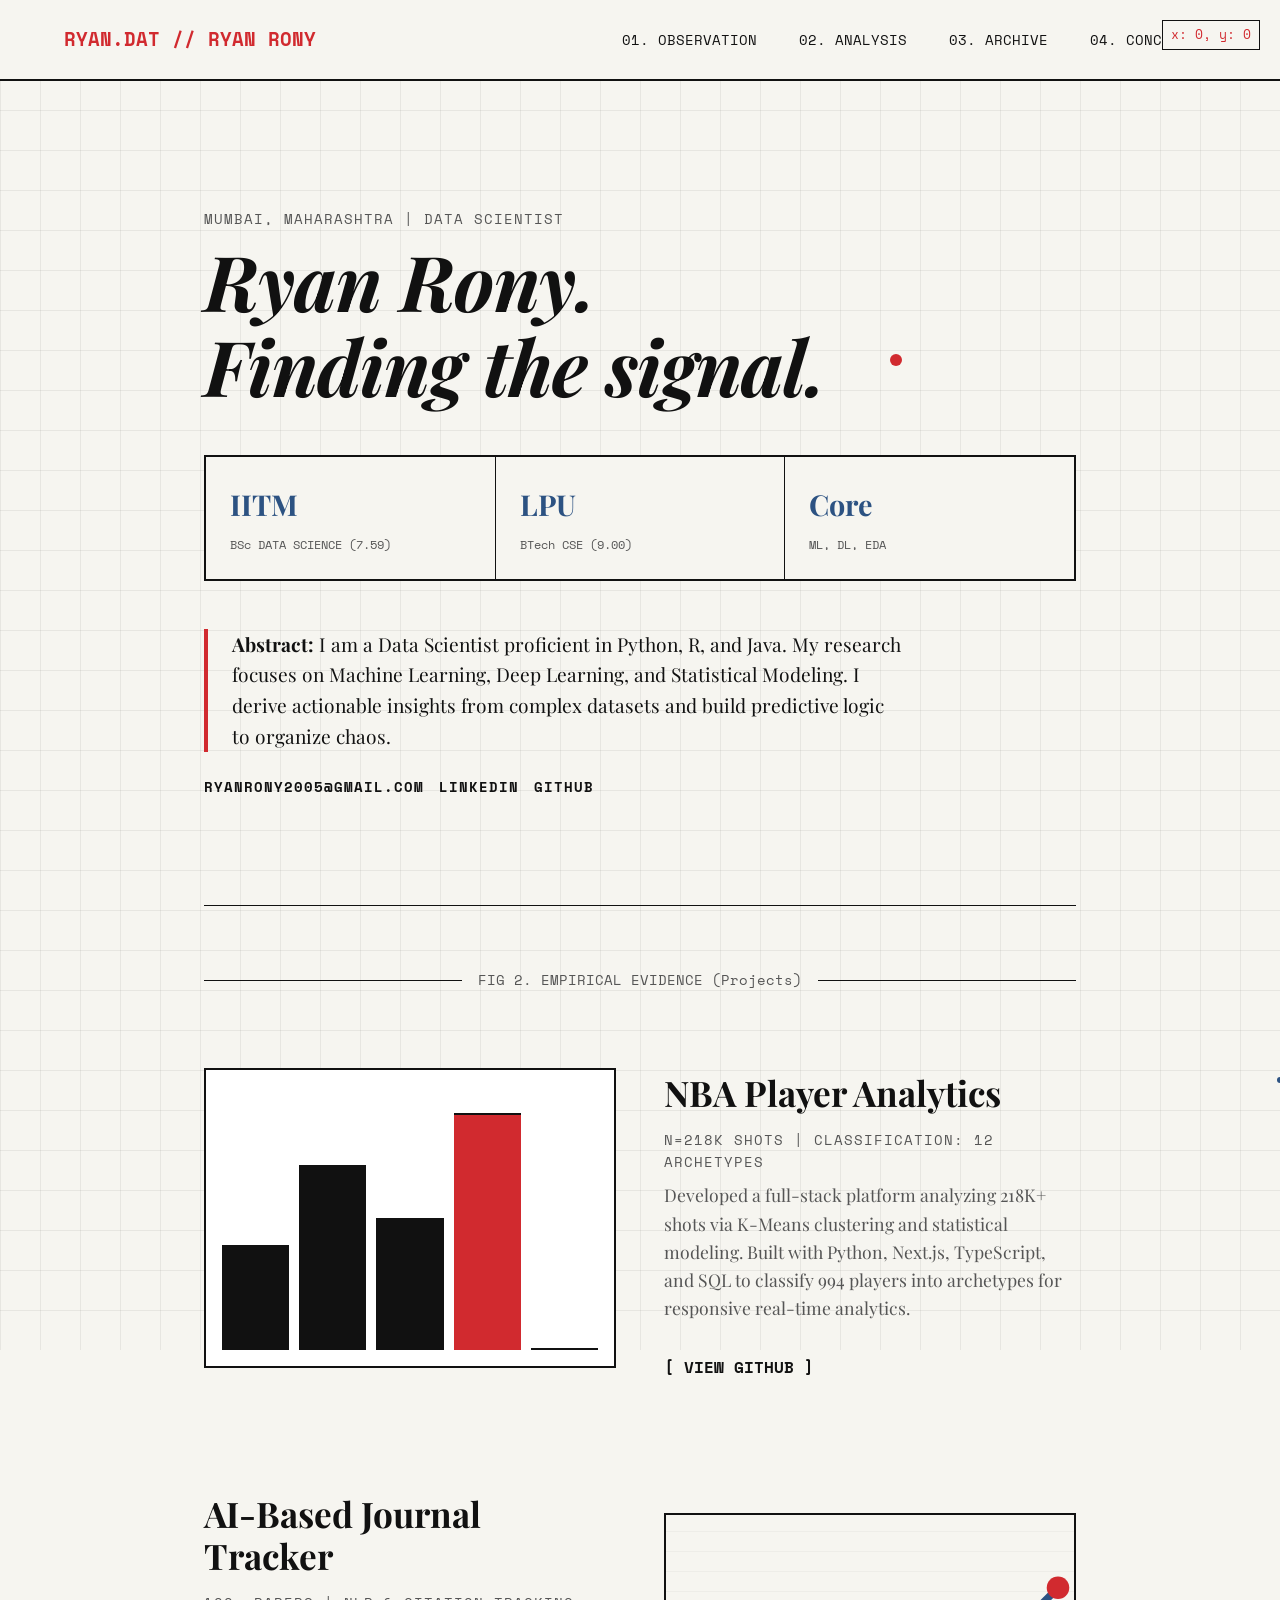
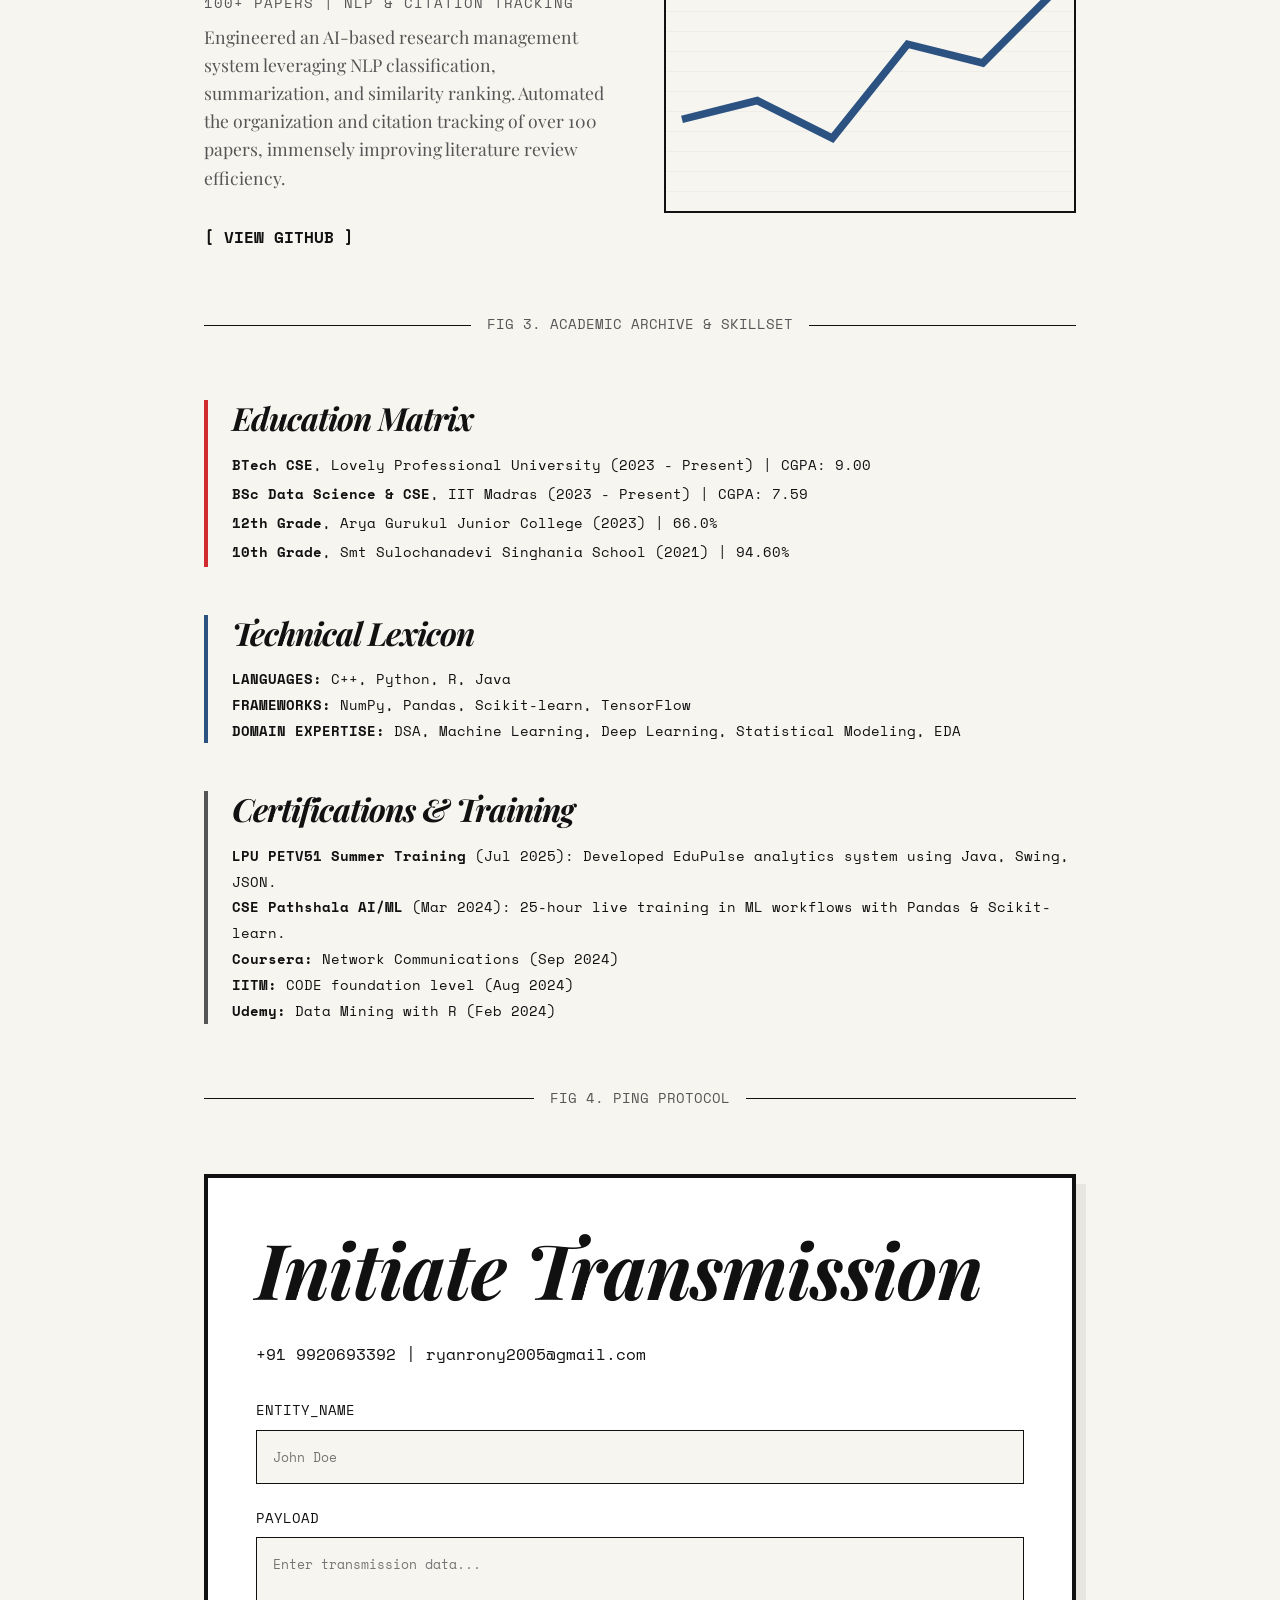
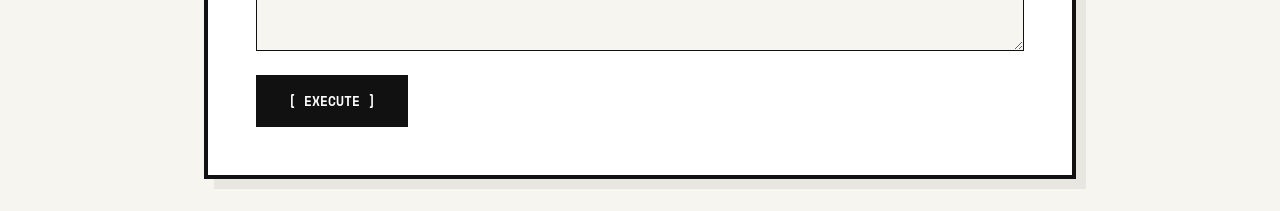
<file: v1/index.html>
<!DOCTYPE html>
<html lang="en">
<head>
    <meta charset="UTF-8">
    <meta name="viewport" content="width=device-width, initial-scale=1.0">
    <title>Data Science Portfolio | Ryan Rony</title>
    <link rel="preconnect" href="https://fonts.googleapis.com">
    <link rel="preconnect" href="https://fonts.gstatic.com" crossorigin>
    <link href="https://fonts.googleapis.com/css2?family=Playfair+Display:ital,wght@0,400;0,700;1,400;1,700&family=Space+Mono:ital,wght@0,400;0,700;1,400&display=swap" rel="stylesheet">
    <link rel="stylesheet" href="style.css">
</head>
<body>
    <div id="coordinate-tooltip">x: 0, y: 0</div>
    <div class="background-grid">
        <div class="scatter-point" style="top: 20%; left: 30%;"></div>
        <div class="scatter-point" style="top: 45%; left: 60%; width: 12px; height: 12px; background: var(--data-red);"></div>
        <div class="scatter-point" style="top: 70%; left: 20%;"></div>
        <div class="scatter-point" style="top: 35%; left: 80%; width: 8px; height: 8px;"></div>
        <div class="scatter-point" style="top: 85%; left: 75%; background: var(--data-blue);"></div>
    </div>
    <nav class="top-nav">
        <div class="nav-brand">RYAN.DAT // RYAN RONY</div>
        <div class="nav-links">
            <a href="#about">01. OBSERVATION</a>
            <a href="#projects">02. ANALYSIS</a>
            <a href="#education">03. ARCHIVE</a>
            <a href="#contact">04. CONCLUSION</a>
        </div>
    </nav>
    <main class="document">
        <header class="hero" id="about">
            <div class="hero-content">
                <p class="mono-label">MUMBAI, MAHARASHTRA | DATA SCIENTIST</p>
                <h1 class="dramatic-title">Ryan Rony. <br> Finding the signal.</h1>
                <div class="stats-grid">
                    <div class="stat-box"><span class="stat-value">IITM</span><span class="stat-label">BSc DATA SCIENCE (7.59)</span></div>
                    <div class="stat-box"><span class="stat-value">LPU</span><span class="stat-label">BTech CSE (9.00)</span></div>
                    <div class="stat-box"><span class="stat-value">Core</span><span class="stat-label">ML, DL, EDA</span></div>
                </div>
                <div class="abstract-text">
                    <p><strong>Abstract:</strong> I am a Data Scientist proficient in Python, R, and Java. My research focuses on Machine Learning, Deep Learning, and Statistical Modeling. I derive actionable insights from complex datasets and build predictive logic to organize chaos.</p>
                </div>
                <br>
                <div class="mono-label" style="display:flex; gap: 15px; flex-wrap: wrap;">
                    <a href="mailto:ryanrony2005@gmail.com" class="view-link">ryanrony2005@gmail.com</a>
                    <a href="https://linkedin.com/in/ryanrony" class="view-link" target="_blank">LinkedIn</a>
                    <a href="https://github.com/rock-debug" class="view-link" target="_blank">GitHub</a>
                </div>
            </div>
        </header>

        <section class="section-divider">
            <div class="line"></div>
            <div class="section-label">FIG 2. EMPIRICAL EVIDENCE (Projects)</div>
            <div class="line"></div>
        </section>

        <section class="projects" id="projects">
            <div class="project-card">
                <div class="project-graph blue-graph">
                    <div class="bar" style="height: 40%"></div>
                    <div class="bar" style="height: 70%"></div>
                    <div class="bar" style="height: 50%"></div>
                    <div class="bar" style="height: 90%; background: var(--data-red);"></div>
                    <div class="bar" style="height: 60%"></div>
                </div>
                <div class="project-info">
                    <h2 class="project-title">NBA Player Analytics</h2>
                    <p class="mono-label">N=218K SHOTS | CLASSIFICATION: 12 ARCHETYPES</p>
                    <p class="project-desc">Developed a full-stack platform analyzing 218K+ shots via K-Means clustering and statistical modeling. Built with Python, Next.js, TypeScript, and SQL to classify 994 players into archetypes for responsive real-time analytics.</p>
                    <a href="https://github.com/rock-debug" class="view-link">[ VIEW GITHUB ]</a>
                </div>
            </div>
            <div class="project-card reverse">
                <div class="project-info">
                    <h2 class="project-title">AI-Based Journal Tracker</h2>
                    <p class="mono-label">100+ PAPERS | NLP & CITATION TRACKING</p>
                    <p class="project-desc">Engineered an AI-based research management system leveraging NLP classification, summarization, and similarity ranking. Automated the organization and citation tracking of over 100 papers, immensely improving literature review efficiency.</p>
                    <a href="https://github.com/rock-debug" class="view-link">[ VIEW GITHUB ]</a>
                </div>
                <div class="project-graph red-graph">
                    <svg viewBox="0 0 100 50" class="line-chart">
                        <polyline fill="none" stroke="var(--data-blue)" stroke-width="2" points="0,40 20,35 40,45 60,20 80,25 100,5" />
                        <circle cx="100" cy="5" r="3" fill="var(--data-red)" />
                    </svg>
                </div>
            </div>
        </section>

        <section class="section-divider" id="education">
            <div class="line"></div>
            <div class="section-label">FIG 3. ACADEMIC ARCHIVE & SKILLSET</div>
            <div class="line"></div>
        </section>
        
        <section class="projects" style="gap: 3rem;">
            <div class="abstract-text" style="max-width: 100%;">
                <h3 class="dramatic-title" style="font-size: 2rem; margin-bottom: 1rem;">Education Matrix</h3>
                <ul style="list-style: none; font-family: var(--font-mono); font-size: 0.9rem; line-height: 2;">
                    <li><strong>BTech CSE</strong>, Lovely Professional University (2023 - Present) | CGPA: 9.00</li>
                    <li><strong>BSc Data Science & CSE</strong>, IIT Madras (2023 - Present) | CGPA: 7.59</li>
                    <li><strong>12th Grade</strong>, Arya Gurukul Junior College (2023) | 66.0%</li>
                    <li><strong>10th Grade</strong>, Smt Sulochanadevi Singhania School (2021) | 94.60%</li>
                </ul>
            </div>
            
            <div class="abstract-text" style="max-width: 100%; border-left-color: var(--data-blue);">
                <h3 class="dramatic-title" style="font-size: 2rem; margin-bottom: 1rem;">Technical Lexicon</h3>
                <p style="font-family: var(--font-mono); font-size: 0.9rem; line-height: 1.8;">
                    <strong>LANGUAGES:</strong> C++, Python, R, Java<br>
                    <strong>FRAMEWORKS:</strong> NumPy, Pandas, Scikit-learn, TensorFlow<br>
                    <strong>DOMAIN EXPERTISE:</strong> DSA, Machine Learning, Deep Learning, Statistical Modeling, EDA
                </p>
            </div>
            
            <div class="abstract-text" style="max-width: 100%; border-left-color: var(--text-muted);">
                <h3 class="dramatic-title" style="font-size: 2rem; margin-bottom: 1rem;">Certifications & Training</h3>
                <ul style="list-style: none; font-family: var(--font-mono); font-size: 0.9rem; line-height: 1.8;">
                    <li><strong>LPU PETV51 Summer Training</strong> (Jul 2025): Developed EduPulse analytics system using Java, Swing, JSON.</li>
                    <li><strong>CSE Pathshala AI/ML</strong> (Mar 2024): 25-hour live training in ML workflows with Pandas & Scikit-learn.</li>
                    <li><strong>Coursera:</strong> Network Communications (Sep 2024)</li>
                    <li><strong>IITM:</strong> CODE foundation level (Aug 2024)</li>
                    <li><strong>Udemy:</strong> Data Mining with R (Feb 2024)</li>
                </ul>
            </div>
        </section>

        <section class="section-divider">
            <div class="line"></div>
            <div class="section-label">FIG 4. PING PROTOCOL</div>
            <div class="line"></div>
        </section>

        <footer class="contact" id="contact">
            <div class="contact-box">
                <h2 class="dramatic-title">Initiate Transmission</h2>
                <p style="margin-bottom: 2rem; font-family: var(--font-mono);">+91 9920693392 | ryanrony2005@gmail.com</p>
                <form class="data-form">
                    <div class="form-group">
                        <label for="name">ENTITY_NAME</label>
                        <input type="text" id="name" required placeholder="John Doe">
                    </div>
                    <div class="form-group">
                        <label for="message">PAYLOAD</label>
                        <textarea id="message" rows="4" required placeholder="Enter transmission data..."></textarea>
                    </div>
                    <button type="submit" class="submit-btn">[ EXECUTE ]</button>
                </form>
            </div>
        </footer>
    </main>
    <script src="script.js"></script>
</body>
</html>
</file>
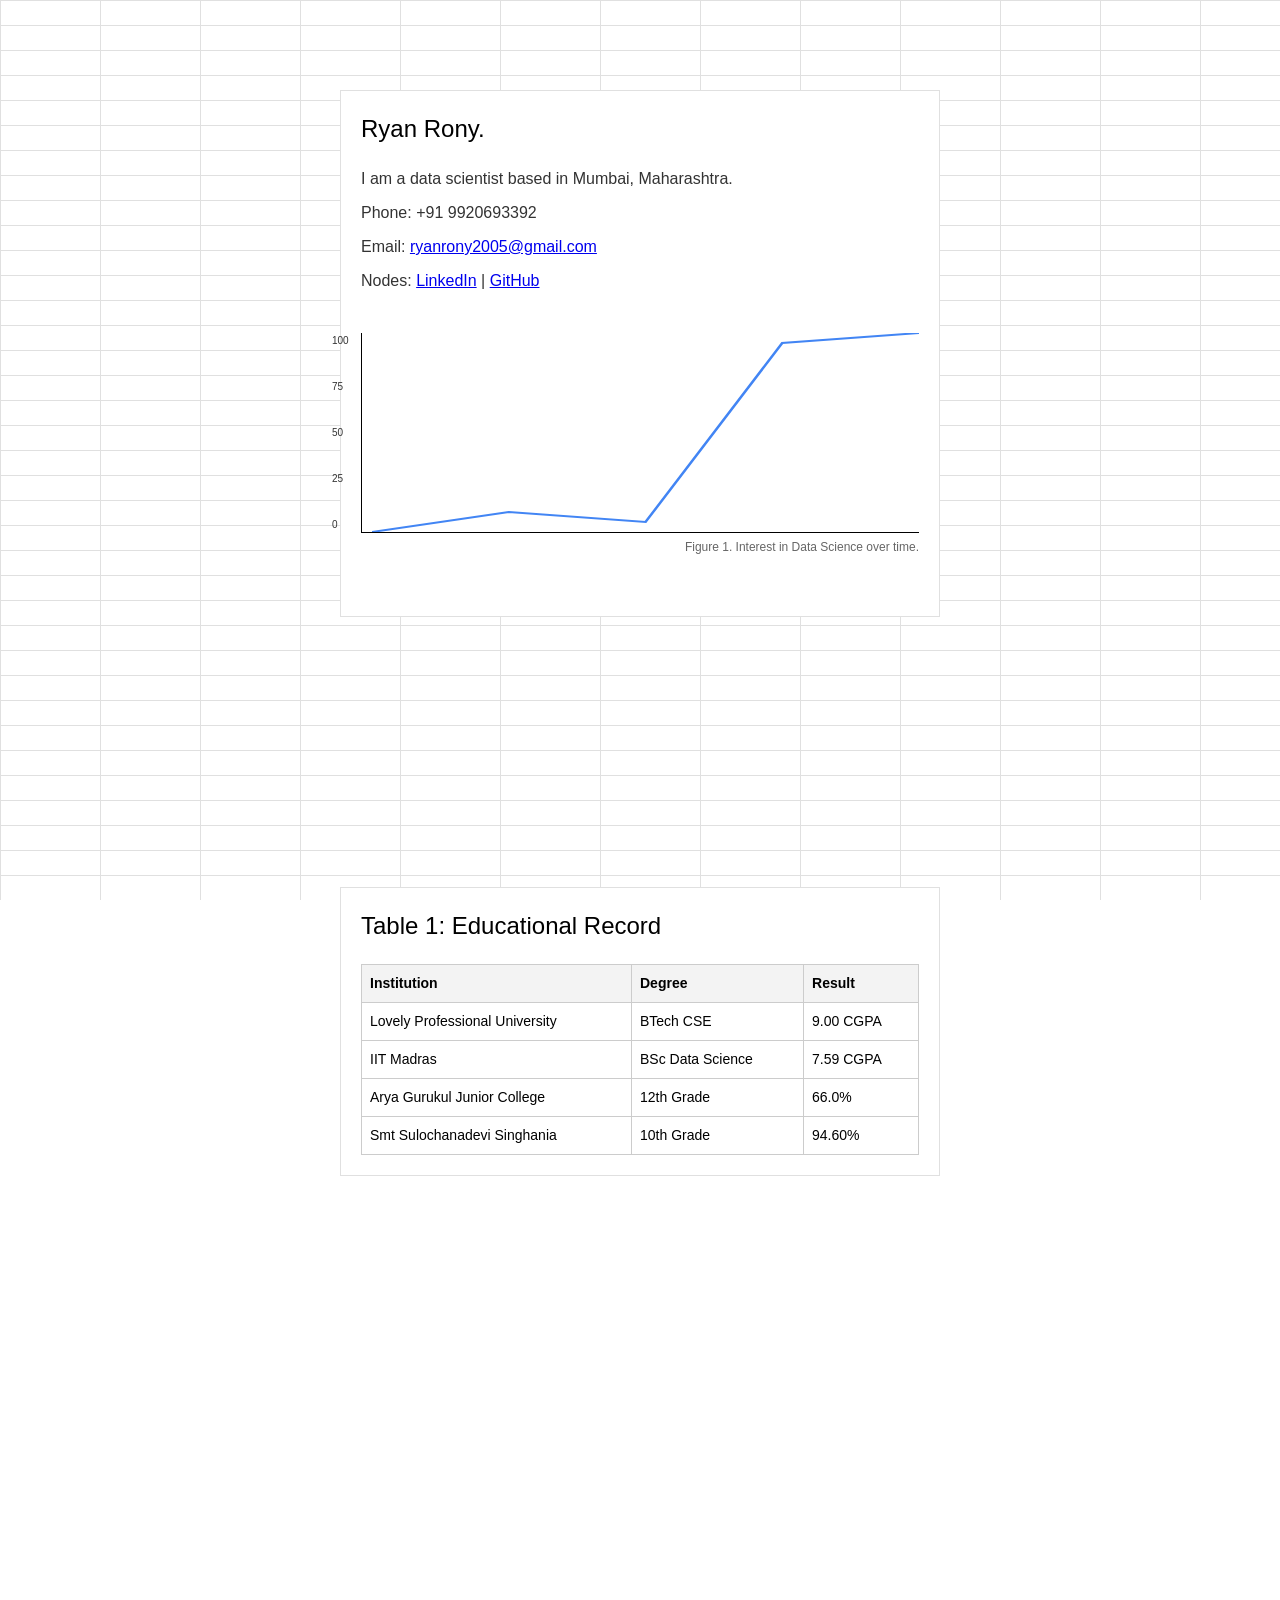
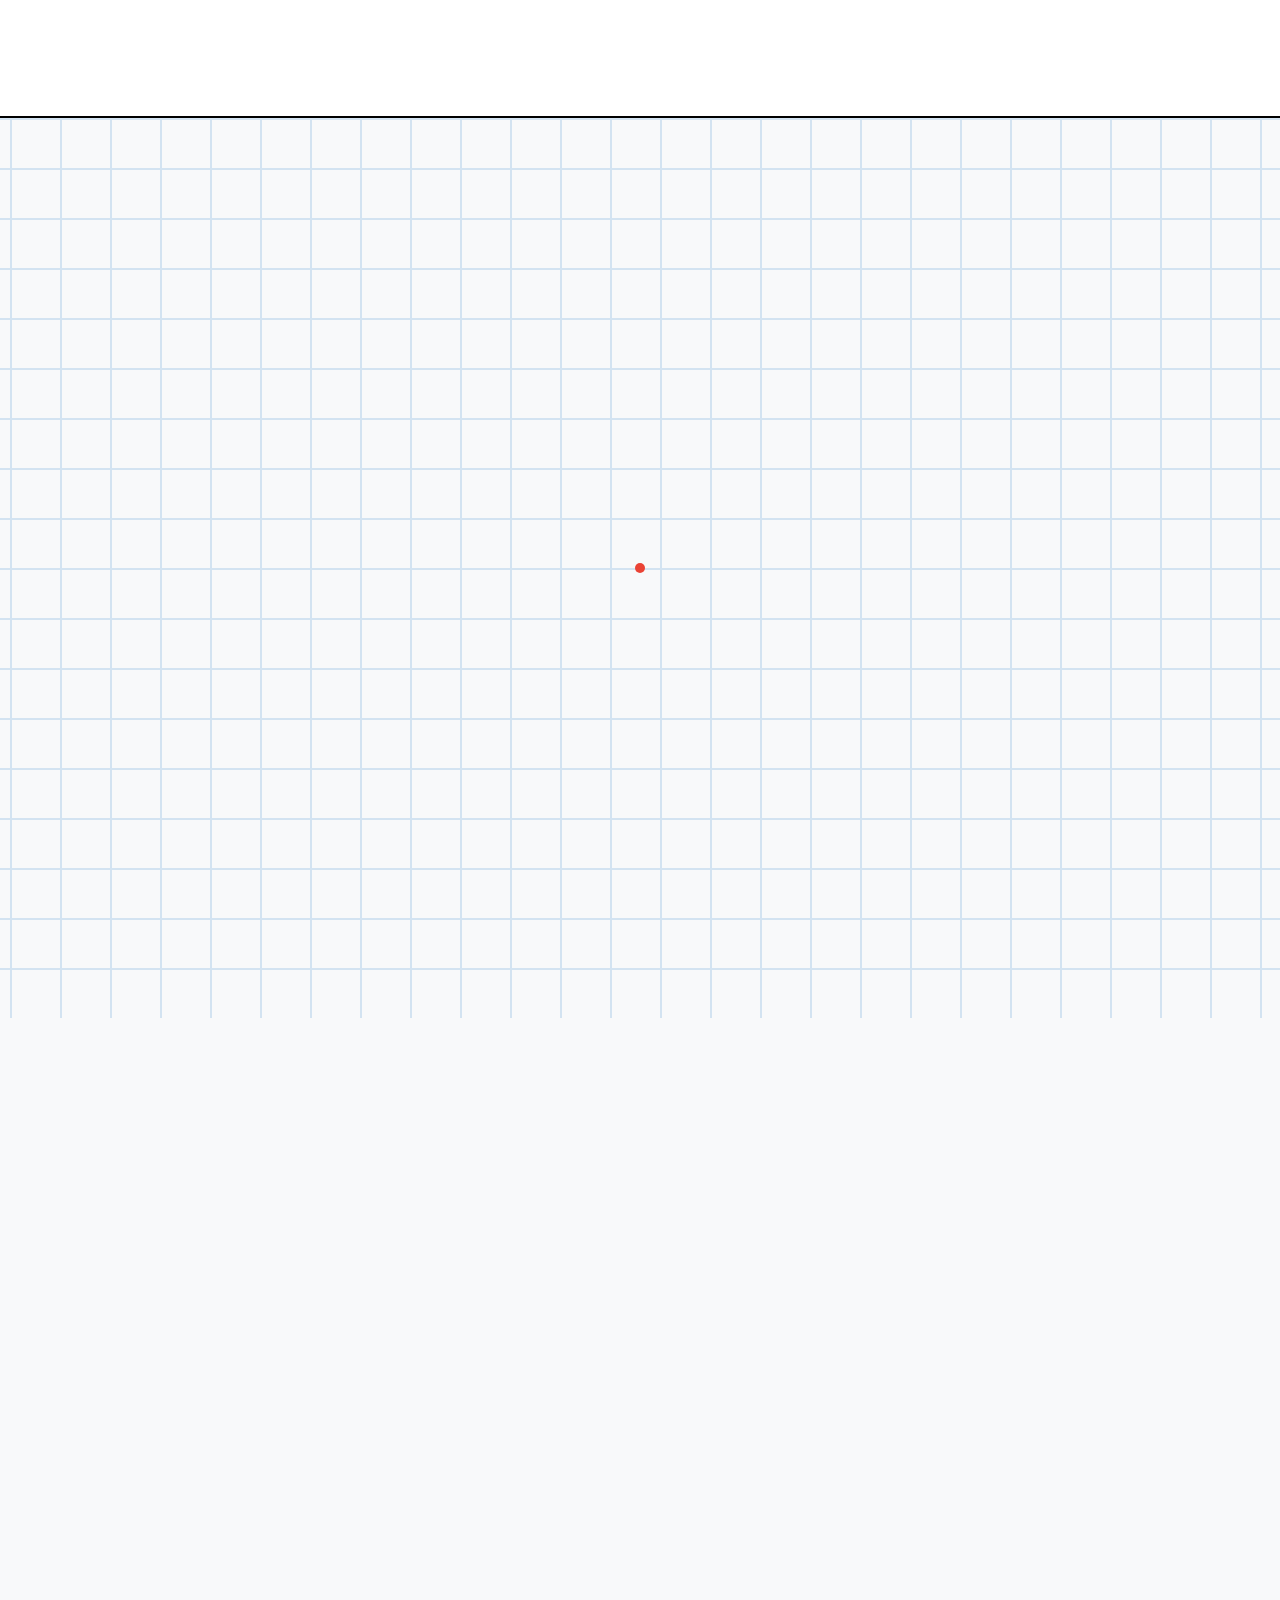
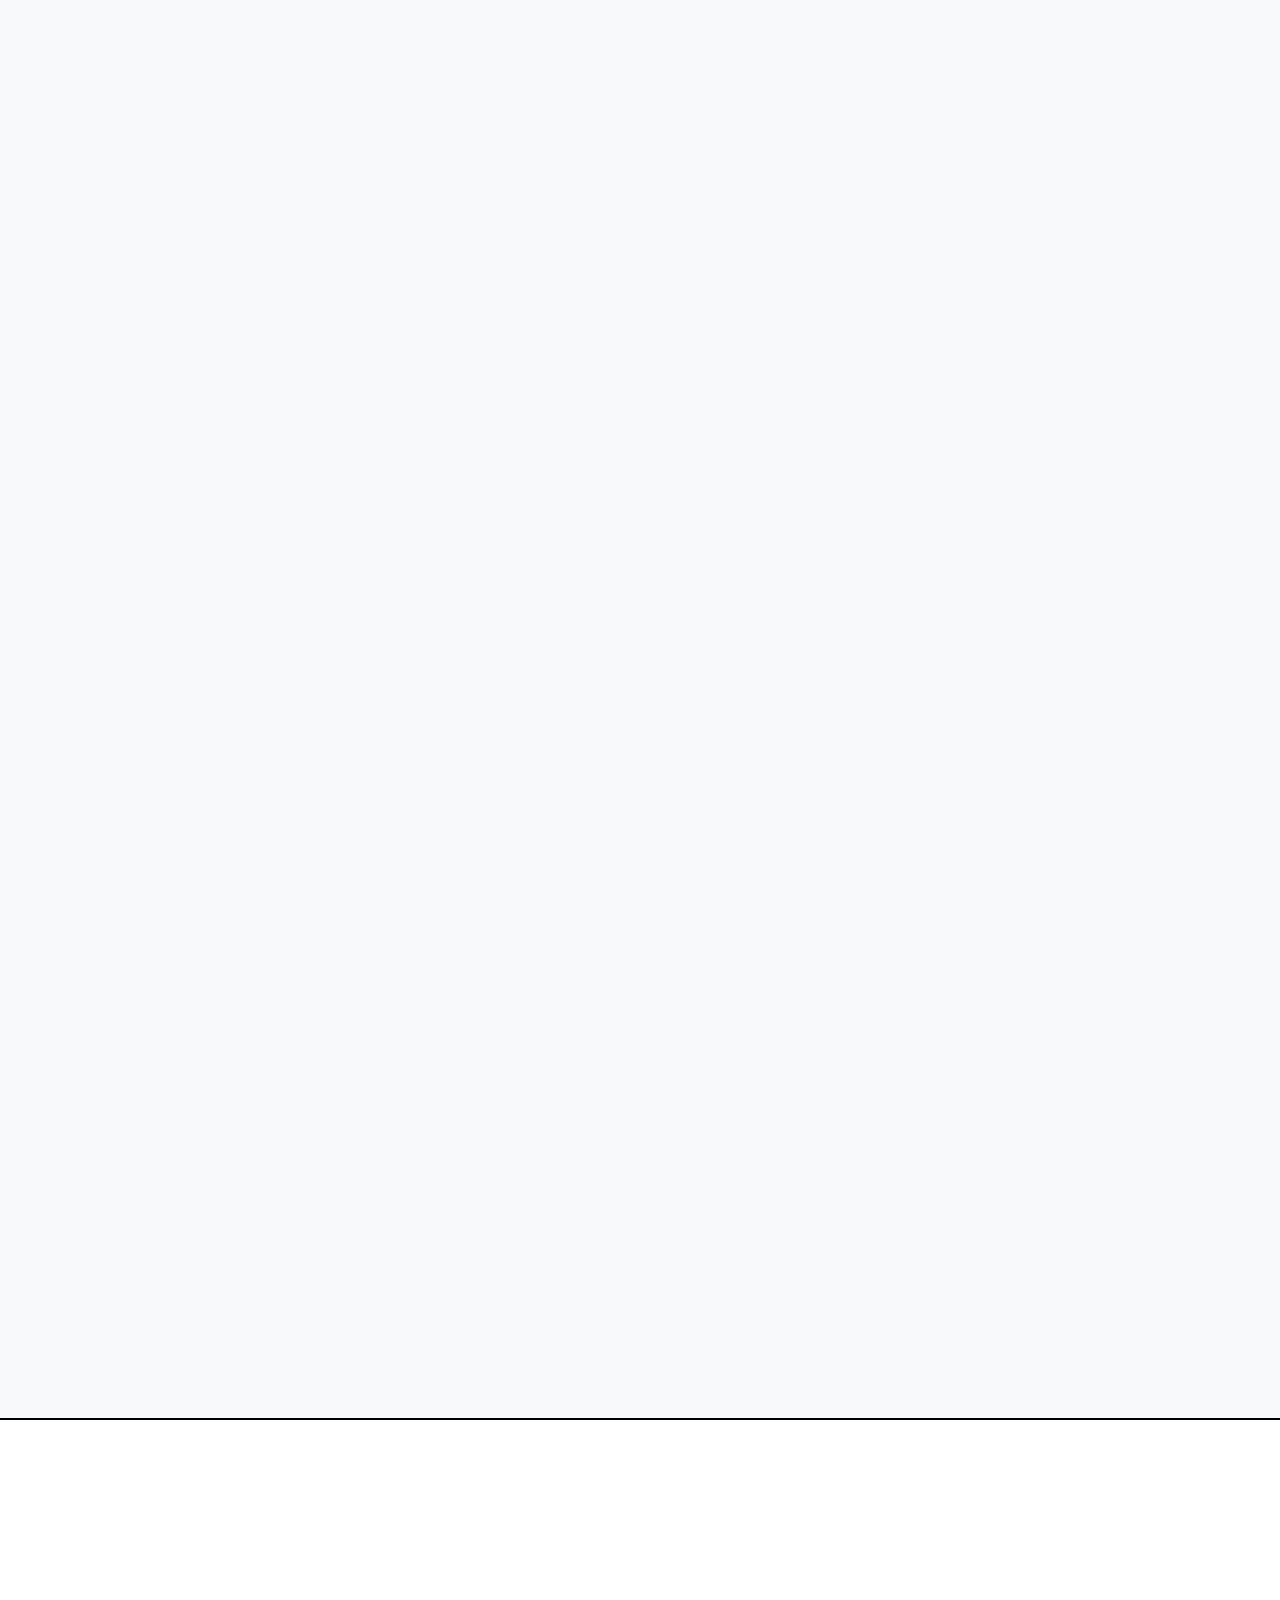
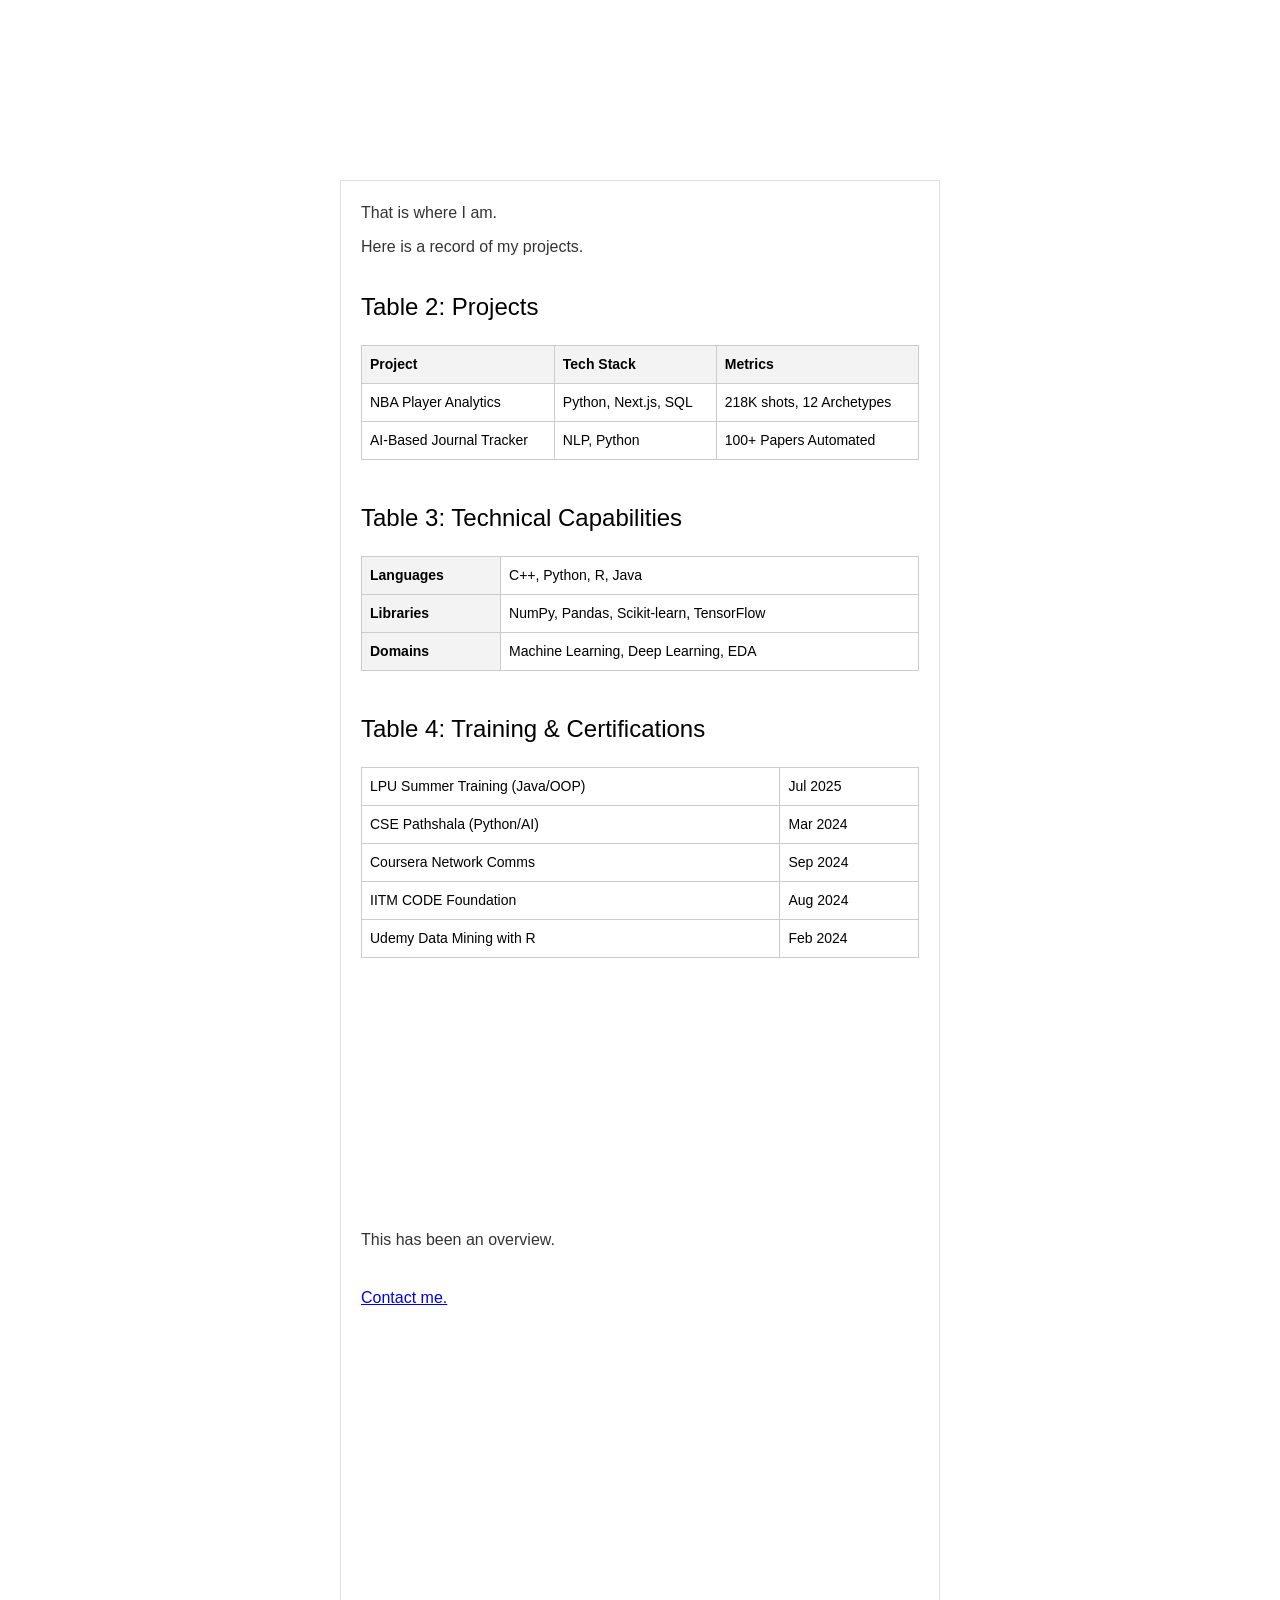
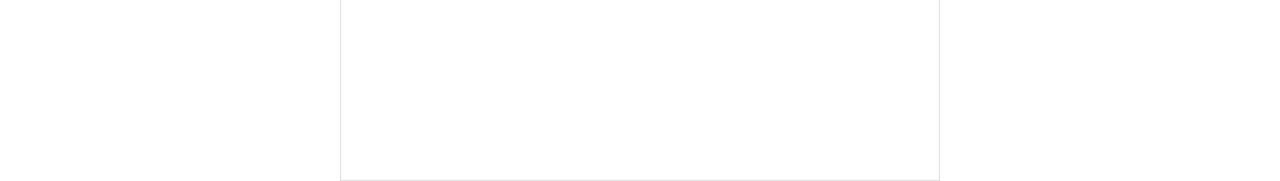
<file: v2/index.html>
<!DOCTYPE html>
<html lang="en">
<head>
    <meta charset="UTF-8">
    <meta name="viewport" content="width=device-width, initial-scale=1.0">
    <title>Ryan Rony | Data</title>
    <link rel="stylesheet" href="style.css">
</head>
<body class="spreadsheet-bg">
    <div class="dead-space" style="height: 10vh;"></div>
    <main class="content-column">
        <section class="text-section">
            <h1 class="deadpan-title">Ryan Rony.</h1>
            <p class="deadpan-text">I am a data scientist based in Mumbai, Maharashtra.</p>
            <p class="deadpan-text">Phone: +91 9920693392</p>
            <p class="deadpan-text">Email: <a href="mailto:ryanrony2005@gmail.com" class="plain-link">ryanrony2005@gmail.com</a></p>
            <p class="deadpan-text">Nodes: <a href="https://linkedin.com/in/ryanrony" class="plain-link">LinkedIn</a> | <a href="https://github.com/rock-debug" class="plain-link">GitHub</a></p>
        </section>
        
        <div class="graph-container">
            <div class="excel-chart">
                <div class="y-axis">
                    <span>100</span><span>75</span><span>50</span><span>25</span><span>0</span>
                </div>
                <div class="chart-area">
                    <svg viewBox="0 0 400 200" class="basic-line" preserveAspectRatio="none">
                        <polyline points="0,200 100,180 200,190 300,10 400,0" fill="none" stroke="#4285F4" stroke-width="2"/>
                    </svg>
                </div>
            </div>
            <p class="caption">Figure 1. Interest in Data Science over time.</p>
        </div>
    </main>
    
    <div class="dead-space" style="height: 30vh;"></div>
    
    <main class="content-column">
        <section class="text-section">
            <h2 class="deadpan-title">Table 1: Educational Record</h2>
            <table class="excel-table">
                <thead>
                    <tr><th>Institution</th><th>Degree</th><th>Result</th></tr>
                </thead>
                <tbody>
                    <tr><td>Lovely Professional University</td><td>BTech CSE</td><td>9.00 CGPA</td></tr>
                    <tr><td>IIT Madras</td><td>BSc Data Science</td><td>7.59 CGPA</td></tr>
                    <tr><td>Arya Gurukul Junior College</td><td>12th Grade</td><td>66.0%</td></tr>
                    <tr><td>Smt Sulochanadevi Singhania</td><td>10th Grade</td><td>94.60%</td></tr>
                </tbody>
            </table>
        </section>
    </main>

    <div class="dead-space" style="height: 60vh;"></div>
    
    <div class="map-section-wrapper" id="map-trigger">
        <div class="sticky-map">
            <div class="map-canvas" id="map-canvas">
                <div class="geo-grid"></div>
                <div class="map-marker" id="marker"></div>
                <div class="map-label" id="marker-label">MUMBAI_400078</div>
            </div>
        </div>
        <div class="scroll-track"></div>
    </div>
    
    <div class="dead-space" style="height: 40vh;"></div>
    
    <main class="content-column">
        <section class="text-section">
            <p class="deadpan-text">That is where I am.</p>
            <p class="deadpan-text">Here is a record of my projects.</p>
            <h2 class="deadpan-title" style="margin-top: 30px;">Table 2: Projects</h2>
            <table class="excel-table">
                <thead>
                    <tr><th>Project</th><th>Tech Stack</th><th>Metrics</th></tr>
                </thead>
                <tbody>
                    <tr>
                        <td>NBA Player Analytics</td>
                        <td>Python, Next.js, SQL</td>
                        <td>218K shots, 12 Archetypes</td>
                    </tr>
                    <tr>
                        <td>AI-Based Journal Tracker</td>
                        <td>NLP, Python</td>
                        <td>100+ Papers Automated</td>
                    </tr>
                </tbody>
            </table>

            <h2 class="deadpan-title" style="margin-top: 40px;">Table 3: Technical Capabilities</h2>
            <table class="excel-table">
                <tbody>
                    <tr><th>Languages</th><td>C++, Python, R, Java</td></tr>
                    <tr><th>Libraries</th><td>NumPy, Pandas, Scikit-learn, TensorFlow</td></tr>
                    <tr><th>Domains</th><td>Machine Learning, Deep Learning, EDA</td></tr>
                </tbody>
            </table>

            <h2 class="deadpan-title" style="margin-top: 40px;">Table 4: Training & Certifications</h2>
            <table class="excel-table">
                <tbody>
                    <tr><td>LPU Summer Training (Java/OOP)</td><td>Jul 2025</td></tr>
                    <tr><td>CSE Pathshala (Python/AI)</td><td>Mar 2024</td></tr>
                    <tr><td>Coursera Network Comms</td><td>Sep 2024</td></tr>
                    <tr><td>IITM CODE Foundation</td><td>Aug 2024</td></tr>
                    <tr><td>Udemy Data Mining with R</td><td>Feb 2024</td></tr>
                </tbody>
            </table>
        </section>
        
        <div class="dead-space" style="height: 30vh;"></div>
        <section class="text-section">
            <p class="deadpan-text">This has been an overview.</p>
            <br>
            <a href="mailto:ryanrony2005@gmail.com" class="plain-link">Contact me.</a>
        </section>
        <div class="dead-space" style="height: 50vh;"></div>
    </main>
    <script src="script.js"></script>
</body>
</html>
</file>
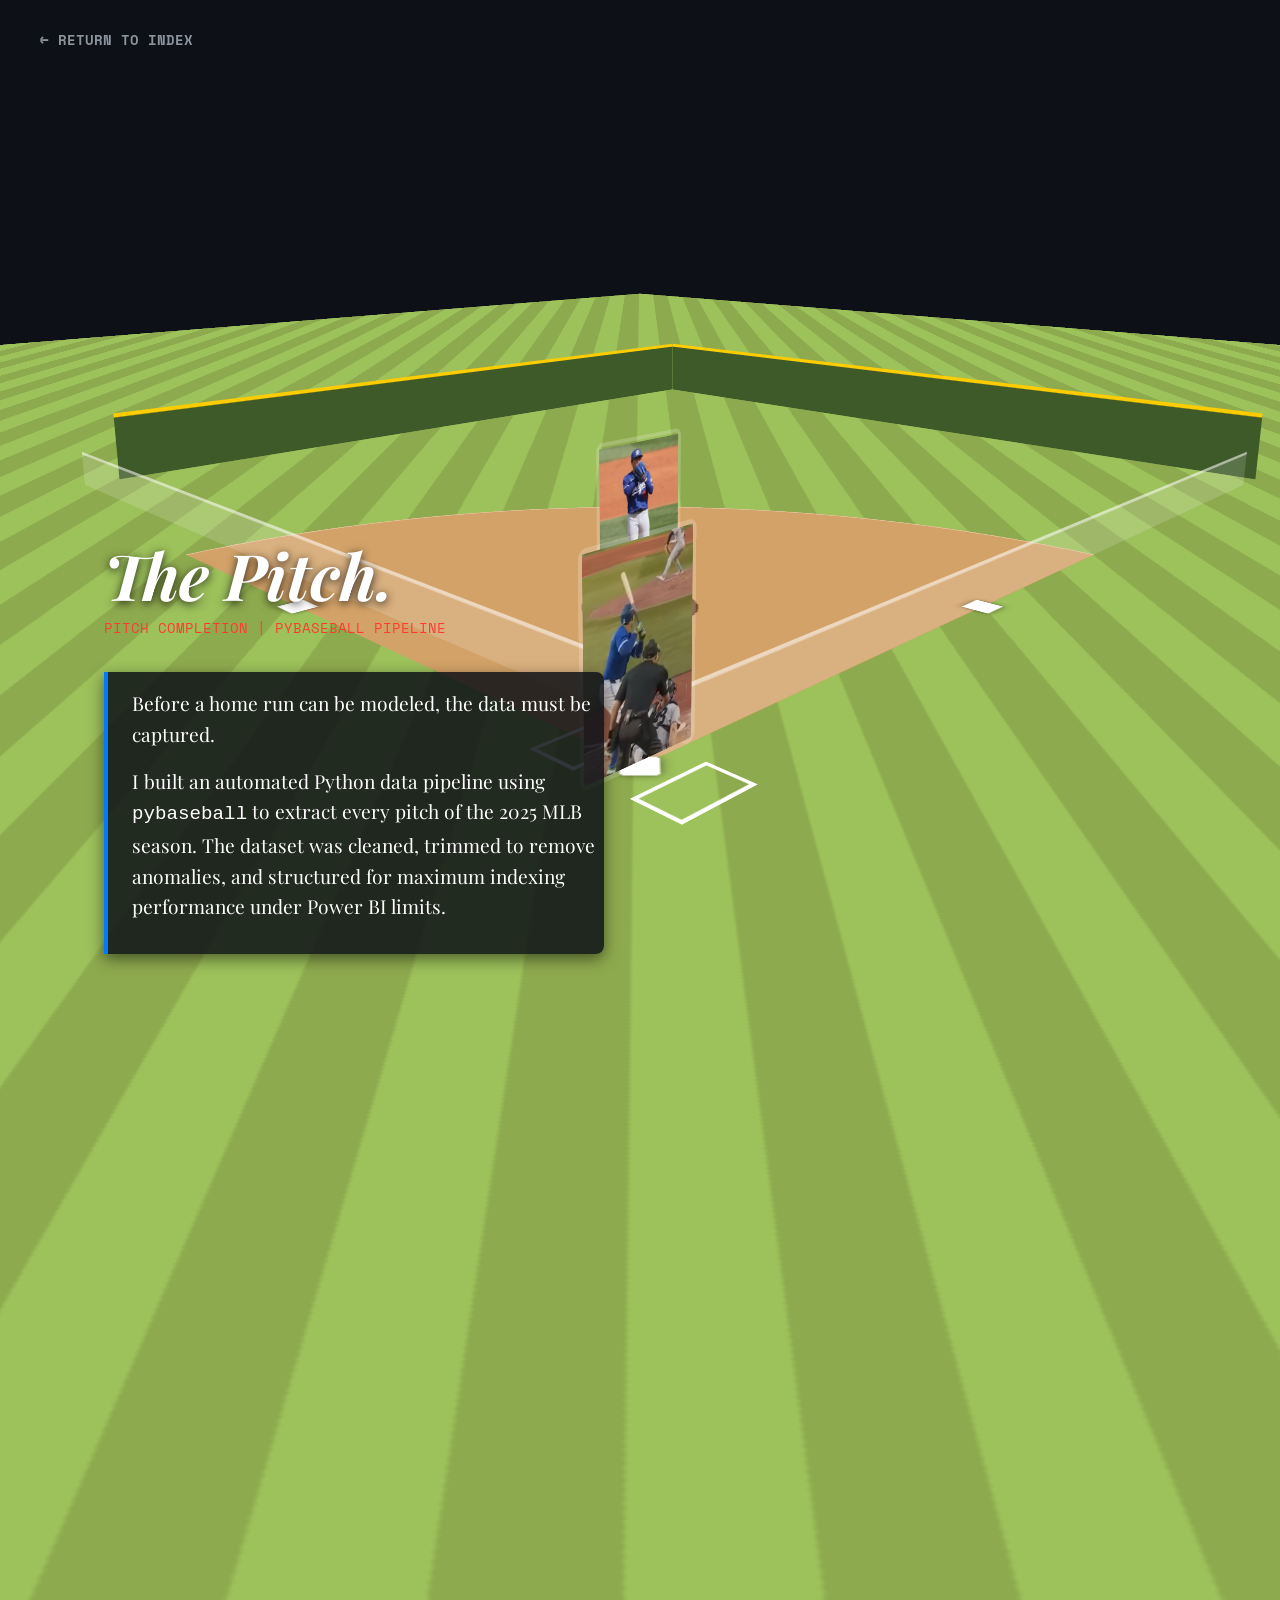
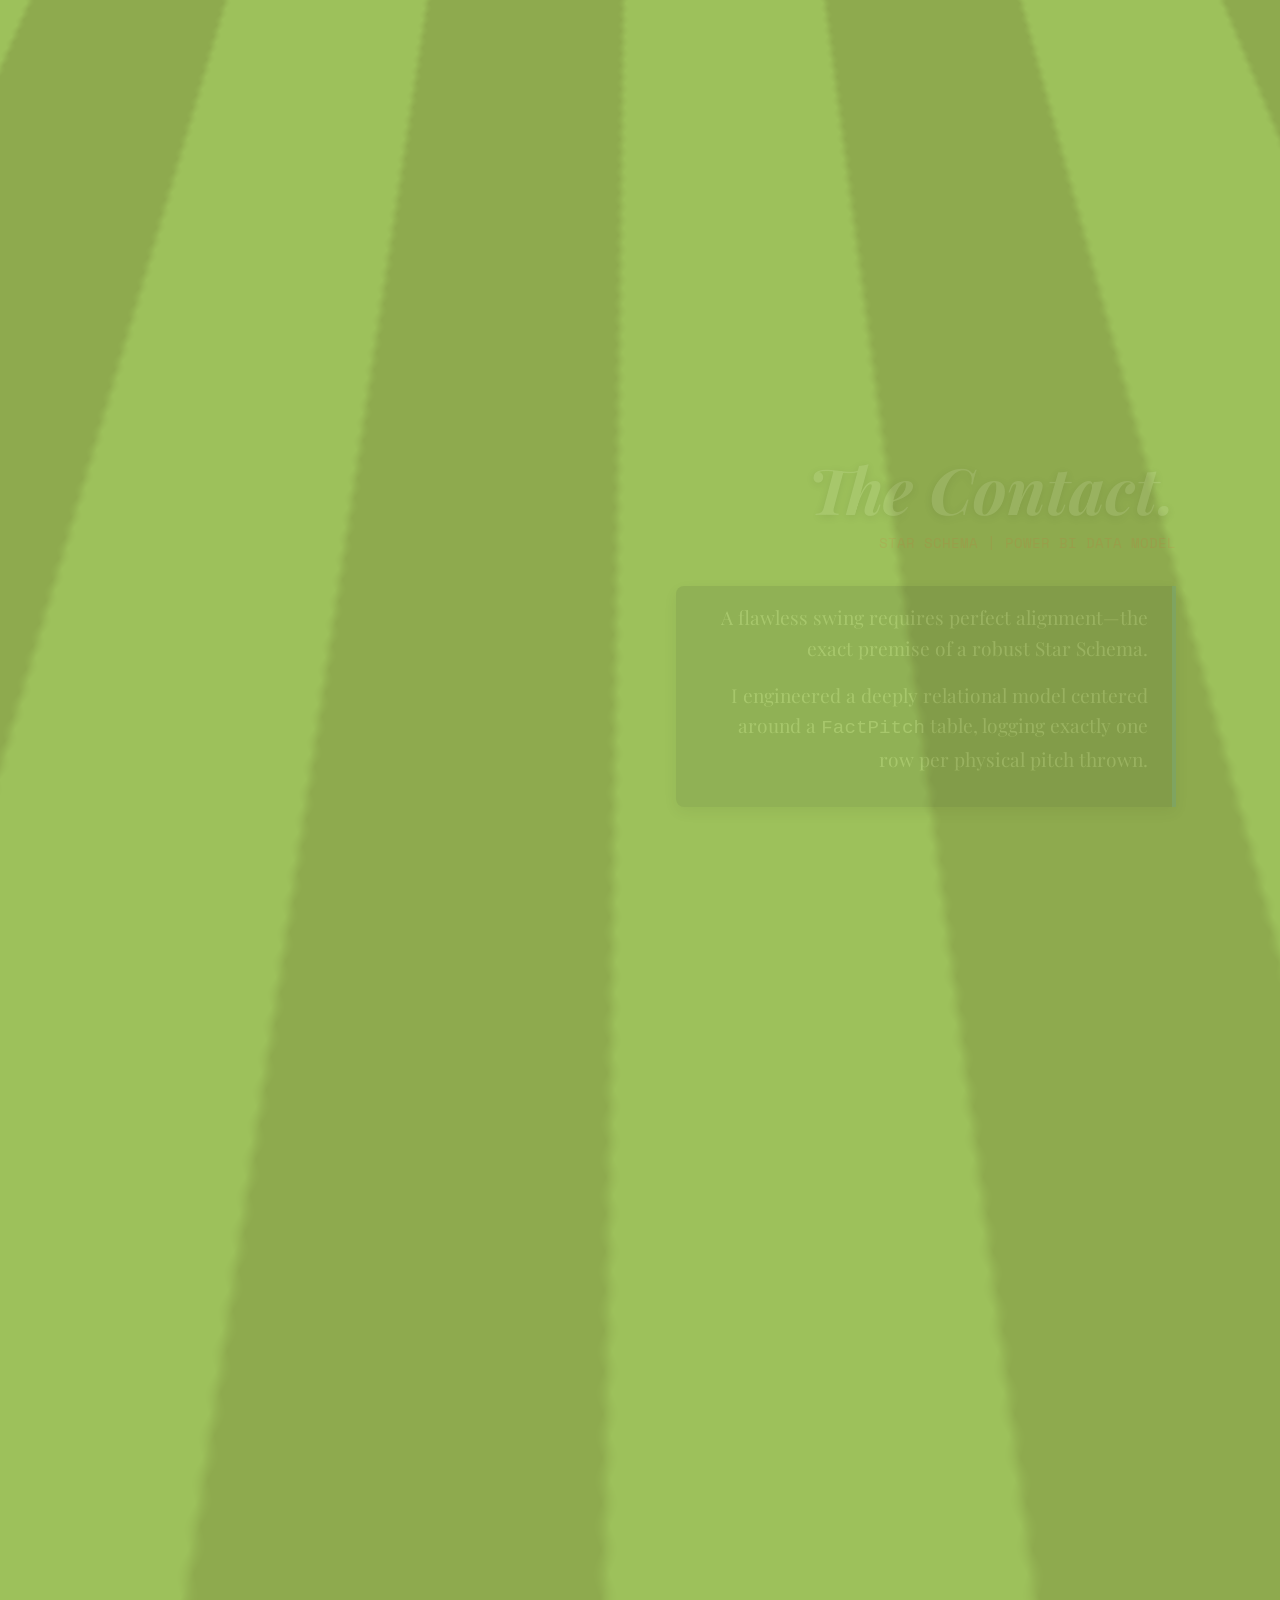
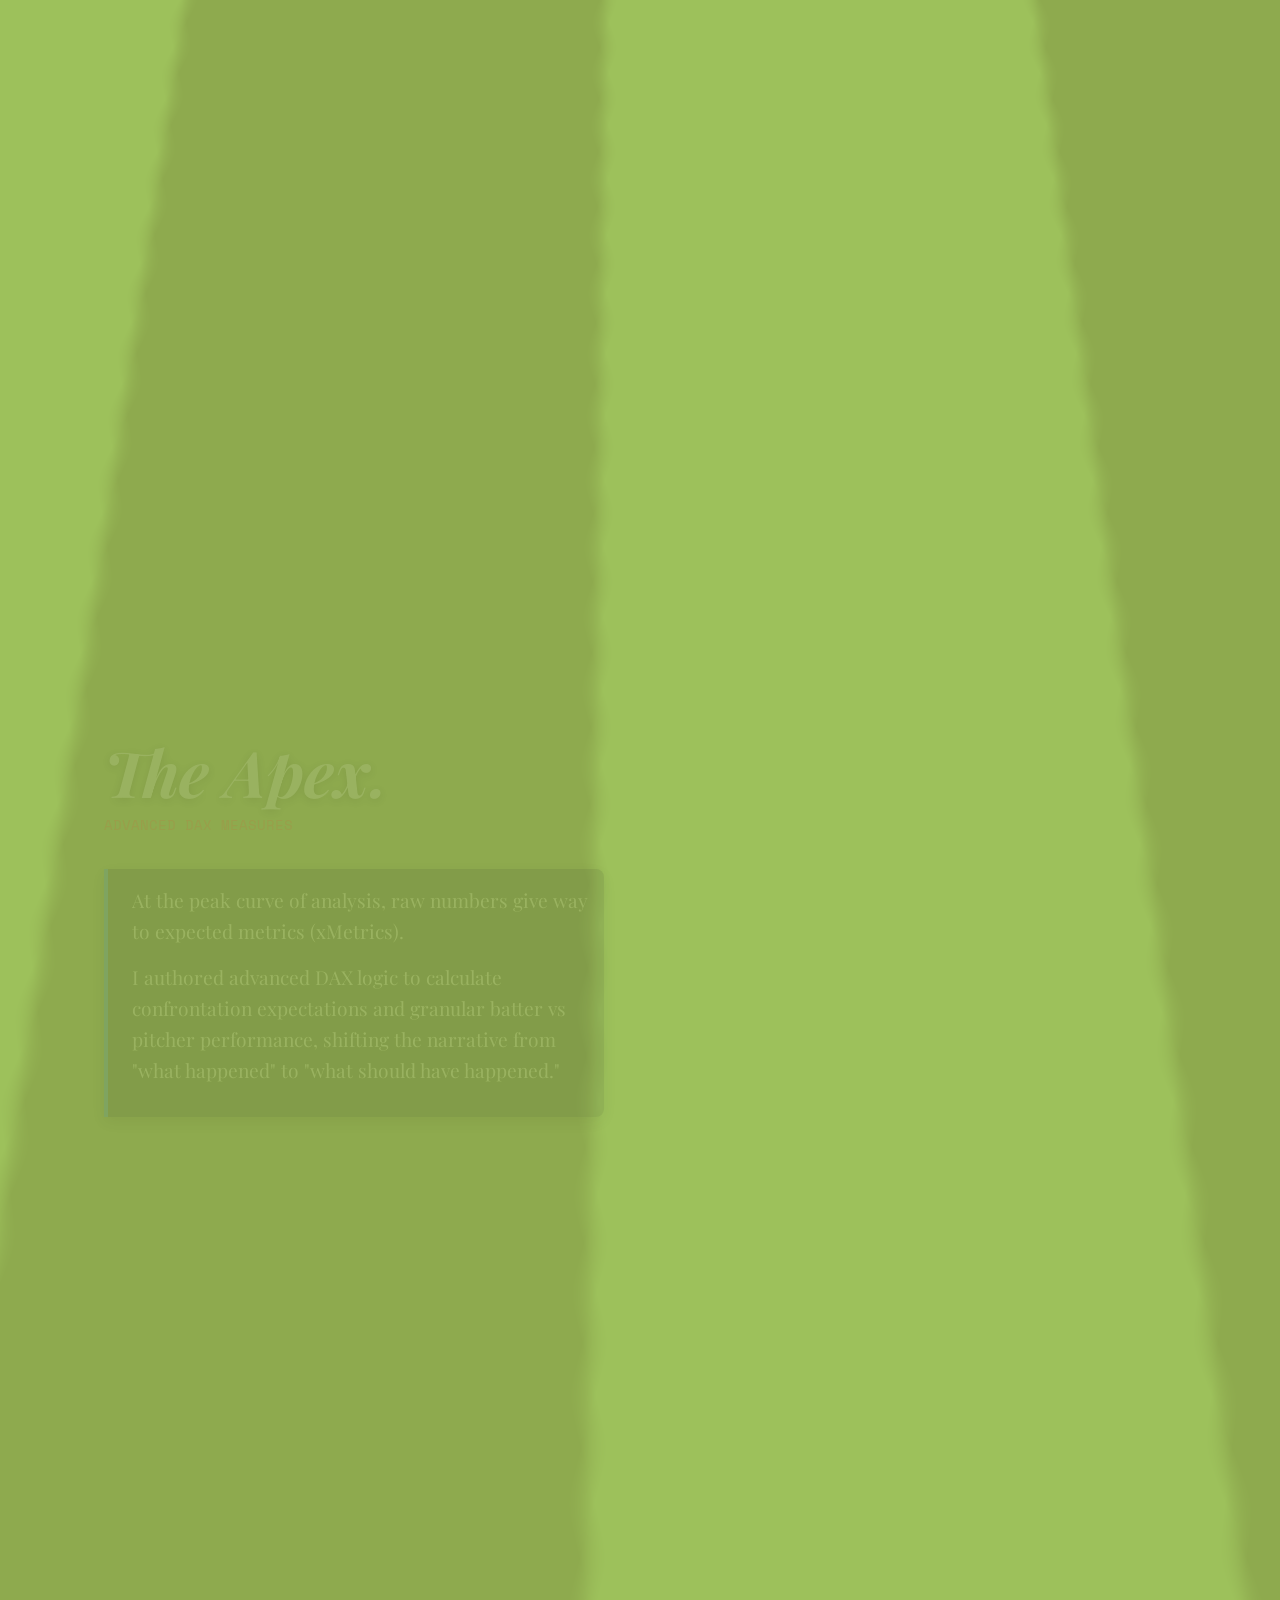
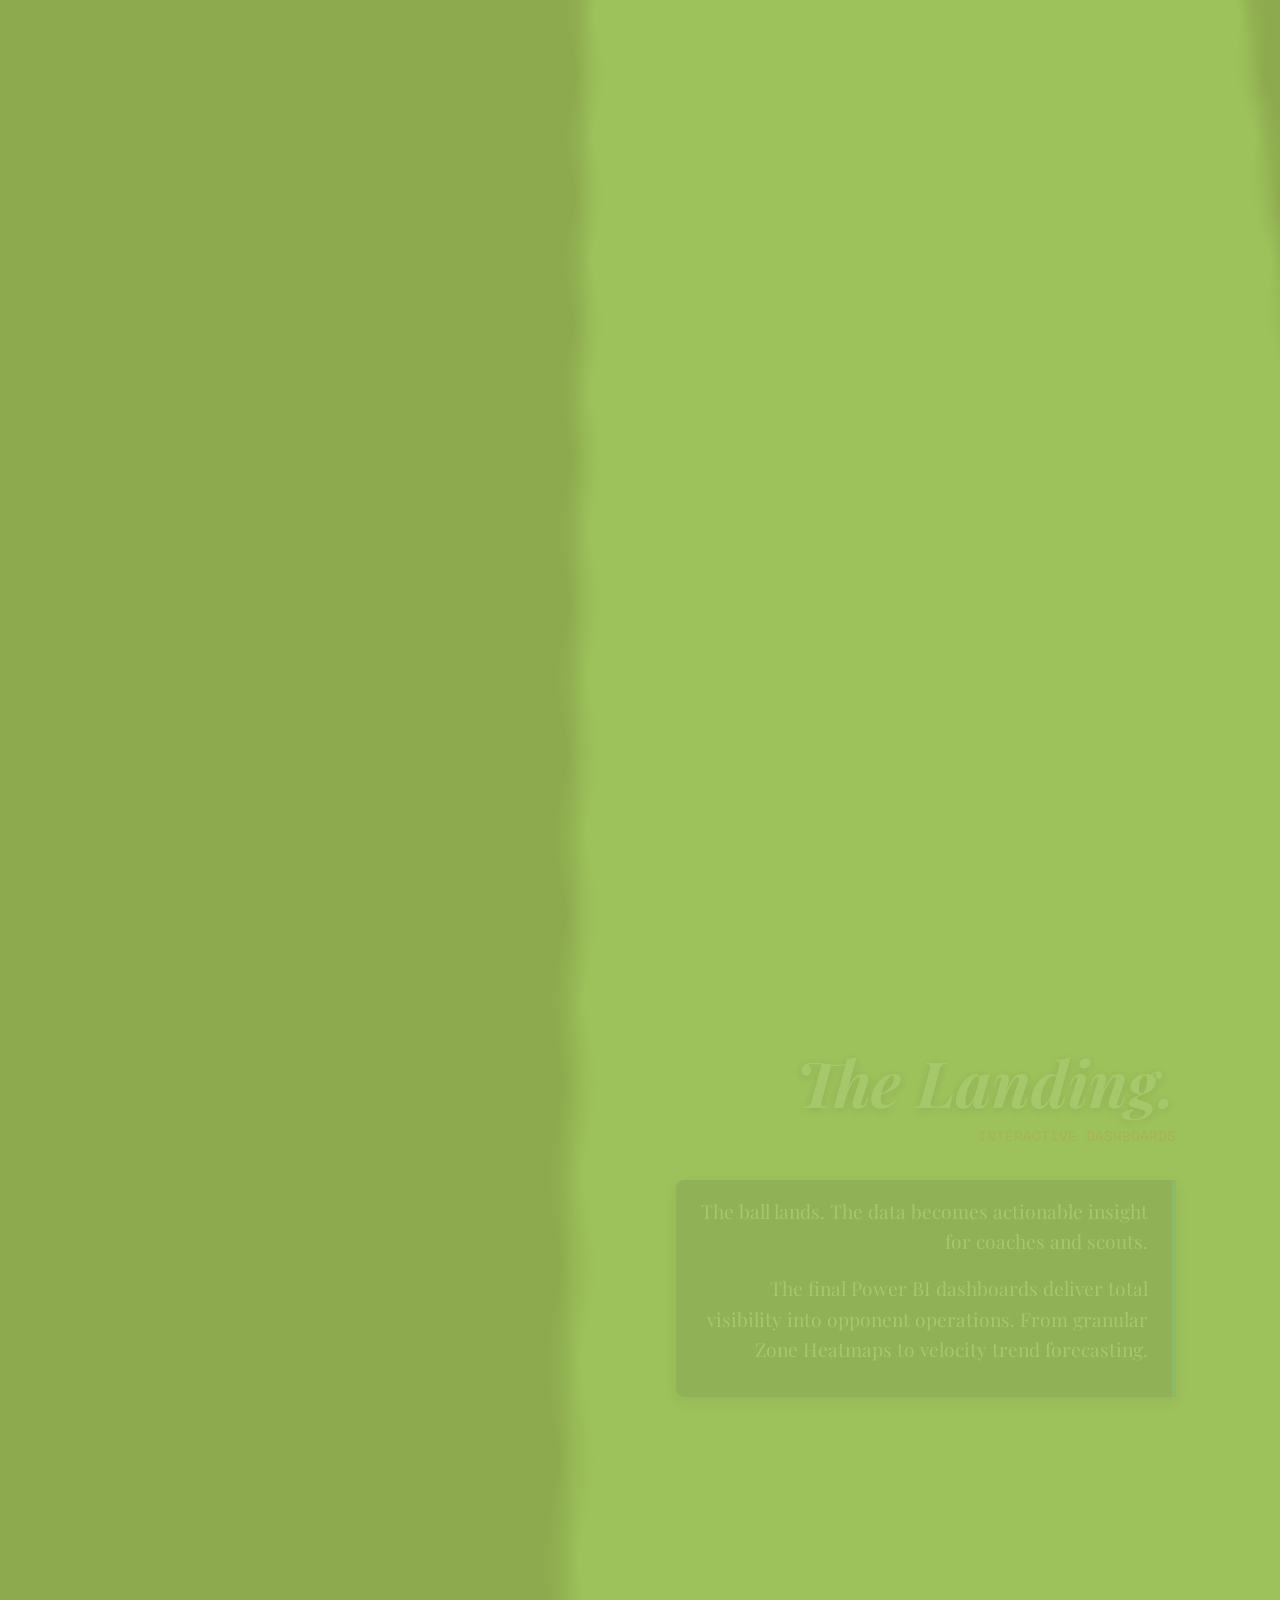
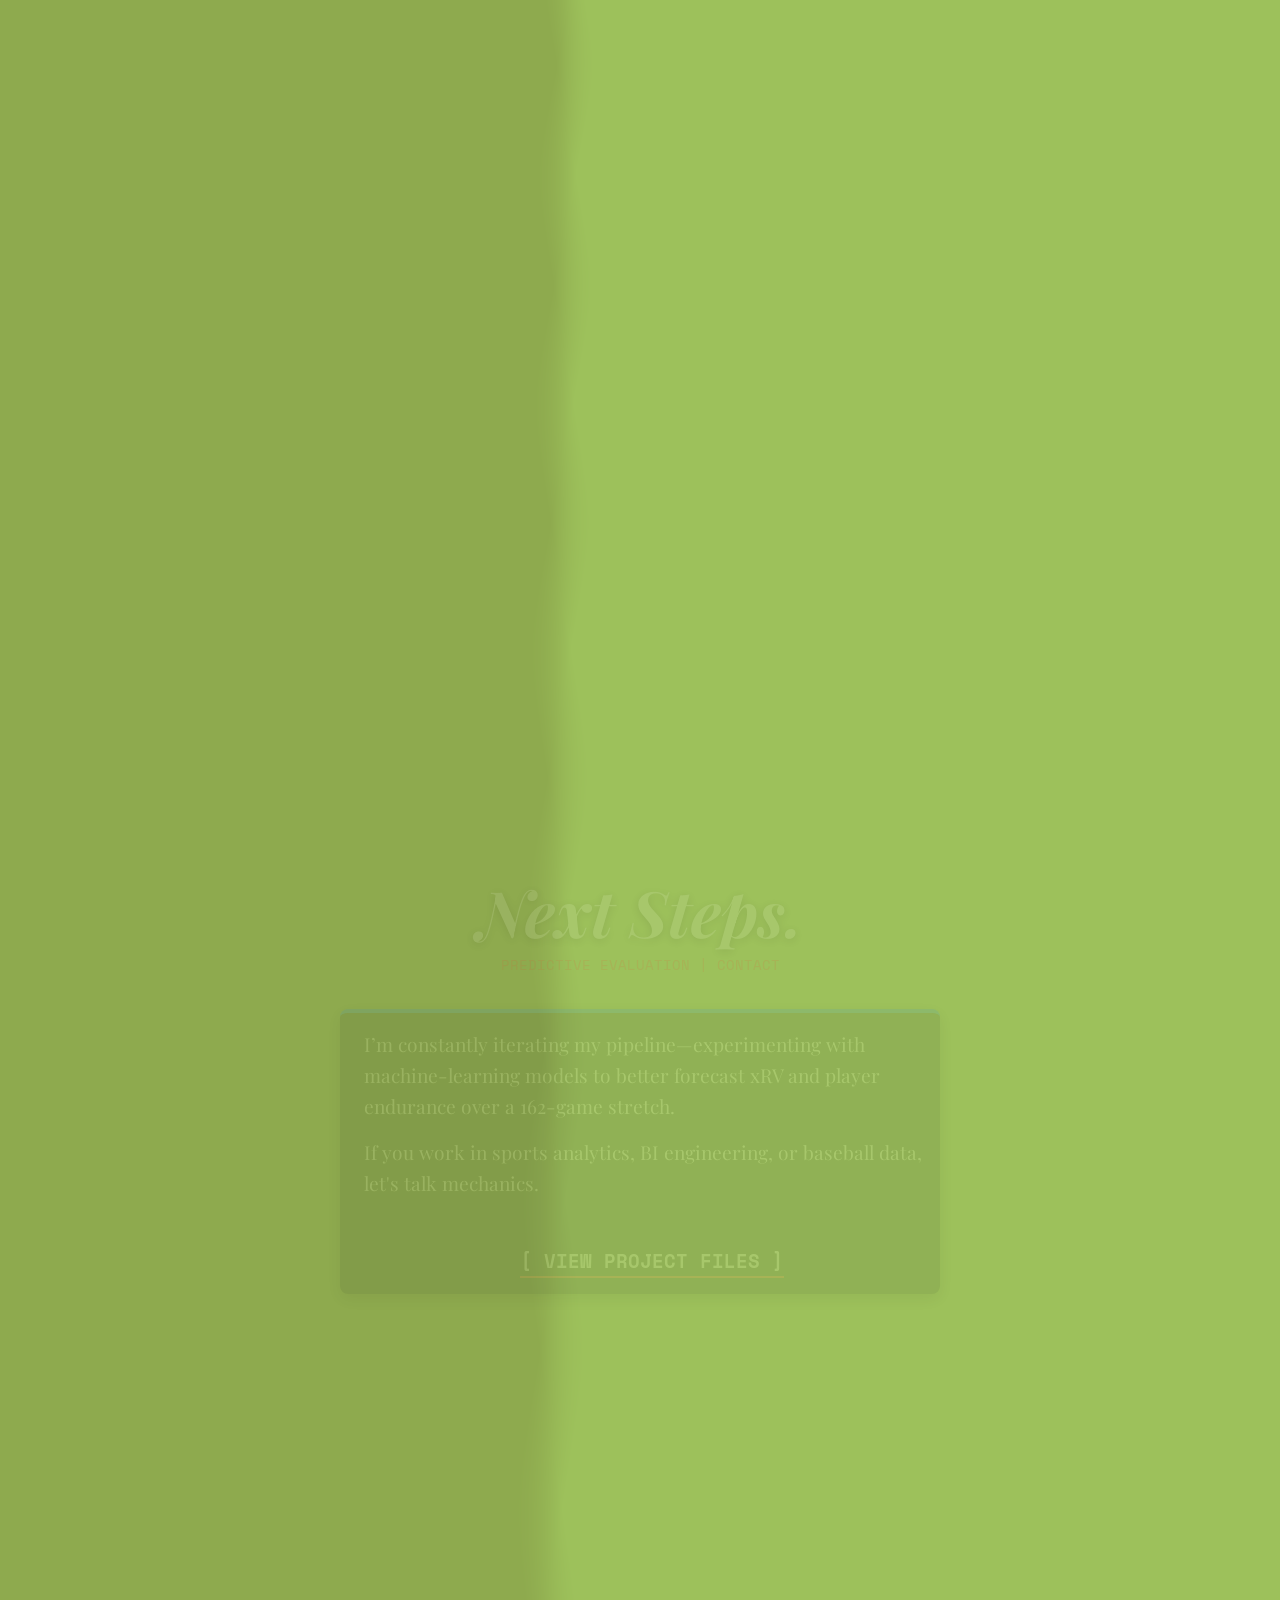
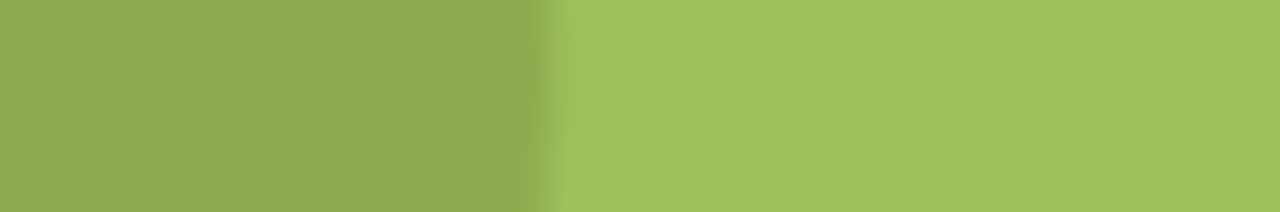
<file: mlb.html>
<!DOCTYPE html>
<html lang="en">

<head>
    <meta charset="UTF-8">
    <meta name="viewport" content="width=device-width, initial-scale=1.0">
    <title>MLB Analytics | 3D Trajectory</title>
    <link
        href="https://fonts.googleapis.com/css2?family=Playfair+Display:ital,wght@0,400;0,700;1,400;1,700&family=Space+Mono:ital,wght@0,400;0,700;1,400&display=swap"
        rel="stylesheet">
    <link rel="stylesheet" href="mlb.css">
</head>

<body>

    <a href="index.html" class="back-link">&larr; RETURN TO INDEX</a>

    <!-- Fixed 3D Dataviz Layer -->
    <div class="fixed-dataviz">
        <div class="scene3d-container">
            <div class="scene3d" id="scene3d">
                <!-- Ground Layers -->
                <div class="grass"></div>
                <div class="dirt"></div>

                <!-- Bases (Home is 0,0) -->
                <div class="base home"></div>
                <div class="base first"></div>
                <div class="base second"></div>
                <div class="base third"></div>

                <!-- Pitcher's Mound -->
                <div class="mound"></div>

                <div class="batter-box left"></div>
                <div class="batter-box right"></div>

                <!-- Outfield Fences -->
                <div class="batter-box left"></div>
                <div class="batter-box right"></div>

                <!-- Foul Line Walls (Glassy) -->
                <div class="foul-wall first-base-wall"></div>
                <div class="foul-wall third-base-wall"></div>

                <!-- Outfield Walls (Solid Green) -->
                <div class="outfield-wall lf-wall"></div>
                <div class="outfield-wall rf-wall"></div>

                <!-- Floating Hologram Stats -->
                <div class="homerun-sign">
                    ADDISON BARGER<br>
                    <span style="color:var(--data-red); font-size: 24px;">HR &bull; 106.2 MPH &bull; 413 FT</span>
                </div>

                <!-- 3D Sprite Models -->
                <div class="player-billboard pitcher" id="pitcher-model"></div>
                <div class="player-billboard batter" id="batter-model"></div>

                <!-- The Baseball and Shadow -->
                <div class="ball-shadow" id="ball-shadow"></div>
                <div class="ball3d" id="ball3d"></div>
            </div>
        </div>
    </div>

    <!-- The Scrolling Narrative -->
    <div class="scroll-narrative">
        <div class="scroll-spacer" style="height: 50vh;"></div>

        <section class="step" id="step-0">
            <h1 class="dramatic-title">The Pitch.</h1>
            <p class="mono-label">PITCH COMPLETION | PYBASEBALL PIPELINE</p>
            <div class="abstract-text">
                <p>Before a home run can be modeled, the data must be captured.</p>
                <p>I built an automated Python data pipeline using <code>pybaseball</code> to extract every pitch of the
                    2025 MLB season. The dataset was cleaned, trimmed to remove anomalies, and structured for maximum
                    indexing performance under Power BI limits.</p>
            </div>
        </section>

        <div class="scroll-spacer" style="height: 100vh;"></div>

        <section class="step right-align" id="step-1">
            <h2 class="dramatic-title">The Contact.</h2>
            <p class="mono-label">STAR SCHEMA | POWER BI DATA MODEL</p>
            <div class="abstract-text">
                <p>A flawless swing requires perfect alignment—the exact premise of a robust Star Schema.</p>
                <p>I engineered a deeply relational model centered around a <code>FactPitch</code> table, logging
                    exactly one row per physical pitch thrown.</p>
            </div>
        </section>

        <div class="scroll-spacer" style="height: 150vh;"></div>

        <section class="step" id="step-2">
            <h2 class="dramatic-title">The Apex.</h2>
            <p class="mono-label">ADVANCED DAX MEASURES</p>
            <div class="abstract-text">
                <p>At the peak curve of analysis, raw numbers give way to expected metrics (xMetrics).</p>
                <p>I authored advanced DAX logic to calculate confrontation expectations and granular batter vs pitcher
                    performance, shifting the narrative from "what happened" to "what should have happened."</p>
            </div>
        </section>

        <div class="scroll-spacer" style="height: 150vh;"></div>

        <section class="step right-align" id="step-3">
            <h2 class="dramatic-title">The Landing.</h2>
            <p class="mono-label">INTERACTIVE DASHBOARDS</p>
            <div class="abstract-text">
                <p>The ball lands. The data becomes actionable insight for coaches and scouts.</p>
                <p>The final Power BI dashboards deliver total visibility into opponent operations. From granular Zone
                    Heatmaps to velocity trend forecasting.</p>
            </div>
        </section>

        <div class="scroll-spacer" style="height: 100vh;"></div>

        <section class="step center-align" id="step-4">
            <h2 class="dramatic-title">Next Steps.</h2>
            <p class="mono-label">PREDICTIVE EVALUATION | CONTACT</p>
            <div class="abstract-text" style="display:inline-block; max-width: 600px; text-align:left;">
                <p>I’m constantly iterating my pipeline—experimenting with machine-learning models to better forecast
                    xRV and player endurance over a 162-game stretch.</p>
                <p>If you work in sports analytics, BI engineering, or baseball data, let's talk mechanics.</p>
                <br>
                <div style="display:flex; justify-content: center;">
                    <a href="https://drive.google.com/drive/folders/1_nlkNi6OcwzbCJUeGAkWkjt3hw_GUDFU?usp=drive_link"
                        class="view-link" target="_blank">[ VIEW PROJECT FILES ]</a>
                </div>
            </div>
        </section>

        <div class="scroll-spacer" style="height: 50vh;"></div>
    </div>

    <script src="mlb.js"></script>
</body>

</html>
</file>
<file: style.css>
:root {
    --bg-color: #f6f5f0;
    --text-main: #111111;
    --text-muted: #555555;
    --data-red: #d12a2f;
    --data-blue: #2c5282;
    --grid-color: rgba(0, 0, 0, 0.06);
    --border-color: #111111;

    --font-serif: 'Playfair Display', Georgia, serif;
    --font-mono: 'Space Mono', 'Courier New', monospace;
}

* {
    margin: 0;
    padding: 0;
    box-sizing: border-box;
}

body {
    background-color: var(--bg-color);
    background-image: url('data:image/svg+xml;utf8,%3Csvg viewBox="0 0 200 200" xmlns="http://www.w3.org/2000/svg"%3E%3Cfilter id="noiseFilter"%3E%3CfeTurbulence type="fractalNoise" baseFrequency="0.65" numOctaves="3" stitchTiles="stitch"/%3E%3C/filter%3E%3Crect width="100%25" height="100%25" filter="url(%23noiseFilter)" opacity="0.04"/%3E%3C/svg%3E');
    background-blend-mode: multiply;
    color: var(--text-main);
    font-family: var(--font-serif);
    line-height: 1.6;
    overflow-x: hidden;
    cursor: crosshair;
}

/* Base V1 Parallax Grid */
.background-grid {
    position: fixed;
    top: -50%;
    left: -50%;
    width: 200%;
    height: 200%;
    background-image:
        linear-gradient(var(--grid-color) 1px, transparent 1px),
        linear-gradient(90deg, var(--grid-color) 1px, transparent 1px);
    background-size: 40px 40px;
    z-index: -1;
    pointer-events: none;
    transition: transform 0.1s ease-out;
}

.scatter-point {
    position: absolute;
    width: 6px;
    height: 6px;
    background-color: var(--text-main);
    border-radius: 50%;
    transform: translate(-50%, -50%);
}

/* V2 Layout Elements */
.dead-space {
    width: 100%;
    /* Height is defined inline in HTML for variance */
}

/* Navigation */
.top-nav {
    display: flex;
    justify-content: space-between;
    align-items: center;
    padding: 1.5rem 5%;
    border-bottom: 2px solid var(--border-color);
    font-family: var(--font-mono);
    background: var(--bg-color);
    position: sticky;
    top: 0;
    z-index: 50;
}

.nav-brand {
    font-weight: bold;
    font-size: 1.2rem;
    color: var(--data-red);
}

.nav-links a {
    margin-left: 2rem;
    color: var(--text-main);
    text-decoration: none;
    font-size: 0.9rem;
    transition: color 0.2s;
}

.nav-links a:hover {
    color: var(--data-red);
    text-decoration: underline;
}

/* Tooltip */
#coordinate-tooltip {
    position: fixed;
    bottom: 20px;
    right: 20px;
    font-family: var(--font-mono);
    font-size: 0.8rem;
    color: var(--data-red);
    background: var(--bg-color);
    border: 1px solid var(--border-color);
    padding: 4px 8px;
    z-index: 100;
    pointer-events: none;
    transition: opacity 0.2s;
}

/* V1 Document Formatting */
.document {
    max-width: 1000px;
    margin: 0 auto;
    padding: 2rem 5%;
    background: transparent;
}

.mono-label {
    font-family: var(--font-mono);
    font-size: 0.85rem;
    text-transform: uppercase;
    letter-spacing: 1px;
    color: var(--text-muted);
    margin-bottom: 0.5rem;
}

.dramatic-title {
    font-size: clamp(2rem, 3vw, 3.5rem);
    line-height: 1.1;
    font-style: italic;
    font-weight: 700;
    margin-bottom: 2rem;
    letter-spacing: -1px;
}

/* Hero */
.hero {
    padding: 4rem 0;
    border-bottom: 1px solid var(--border-color);
    position: relative;
    display: flex;
    align-items: center;
    justify-content: space-between;
    gap: 4rem;
}

.hero-content {
    flex: 1;
}

.hero-image-wrapper {
    flex: 1.5;
    display: flex;
    justify-content: flex-end;
    align-items: center;
}

.hero-image {
    width: 100%;
    max-width: 800px;
    height: auto;
    filter: grayscale(0.15) contrast(1.1);
    transform: scale(1.15);
    transform-origin: right center;
    transition: filter 0.3s ease, transform 0.3s ease;
}

.hero-image:hover {
    filter: grayscale(0) contrast(1.1);
    transform: scale(1.15) translateY(-5px);
}

.stats-grid {
    display: grid;
    grid-template-columns: repeat(auto-fit, minmax(200px, 1fr));
    gap: 1px;
    background: var(--border-color);
    border: 2px solid var(--border-color);
    margin: 3rem 0;
}

.stat-box {
    background: var(--bg-color);
    padding: 1.5rem;
    display: flex;
    flex-direction: column;
}

.stat-value {
    font-size: 1.8rem;
    font-weight: bold;
    color: var(--data-blue);
    font-family: var(--font-serif);
}

.stat-label {
    font-family: var(--font-mono);
    font-size: 0.75rem;
    color: var(--text-muted);
    margin-top: 0.5rem;
}

.abstract-text {
    font-size: 1.2rem;
    max-width: 700px;
    border-left: 4px solid var(--data-red);
    padding-left: 1.5rem;
}

/* Section reveal animation */
.reveal-section {
    opacity: 0;
    transform: translateY(30px);
    transition: opacity 0.6s ease, transform 0.6s ease;
}

.reveal-section.revealed {
    opacity: 1;
    transform: translateY(0);
}

/* Section Dividers */
.section-divider {
    display: flex;
    align-items: center;
    padding: 2rem 0;
}

.line {
    flex-grow: 1;
    height: 1px;
    background: var(--border-color);
}

.section-label {
    font-family: var(--font-mono);
    padding: 0 1rem;
    font-size: 0.85rem;
    color: var(--text-muted);
}

/* V2 Timeline Scrolling Component */
.map-section-wrapper {
    position: relative;
    border-top: 2px solid var(--border-color);
    border-bottom: 2px solid var(--border-color);
}

.scroll-track {
    height: 400vh;
    /* creates the slow scroll window */
}

.sticky-map {
    position: sticky;
    top: 0;
    height: 100vh;
    width: 100vw;
    overflow: hidden;
    display: flex;
    justify-content: center;
    align-items: center;
    background: transparent;
}

.geo-grid {
    position: absolute;
    width: 200%;
    height: 200%;
    top: -50%;
    left: -50%;
    background-image: linear-gradient(var(--grid-color) 2px, transparent 2px), linear-gradient(90deg, var(--grid-color) 2px, transparent 2px);
    background-size: 50px 50px;
}

.map-canvas {
    width: 100vw;
    height: 100vh;
    position: absolute;
    transform-origin: 70% 50%;
    will-change: transform;
}



.timeline-3d-container {
    position: absolute;
    top: 0;
    left: 0;
    width: 100%;
    height: 100%;
    pointer-events: none;
    z-index: 20;
    perspective: 1000px;
    perspective-origin: 70% 50%;
}

/* ── Basketball Backboard Timeline ── */
.backboard-wrap {
    position: absolute;
    top: 50%;
    display: flex;
    flex-direction: column;
    align-items: center;
    width: 380px;
    opacity: 0;
    transform-style: preserve-3d;
    will-change: transform, opacity, filter;
    pointer-events: none;
}

.backboard-wrap.left {
    right: 30%;
    transform: translate(-40px, -40%) scale(0.5);
}

/* The white board face */
.backboard {
    width: 100%;
    background: rgba(255,255,255,0.97);
    border: 5px solid #111;
    box-shadow: 8px 8px 0 rgba(0,0,0,0.15);
    position: relative;
}

/* Inner red rectangle — full-board inset, same proportions as outer border */
.backboard::after {
    content: '';
    position: absolute;
    inset: 10px;
    border: 2px solid rgba(209, 42, 47, 0.5);
    pointer-events: none;
    z-index: 1;
}

.backboard-inner {
    padding: 2rem 2.2rem 2.2rem;
    position: relative;
    z-index: 2;
}

.backboard-inner h3 {
    font-size: 1.4rem;
    margin: 0.4rem 0 0.6rem;
    font-style: italic;
    color: var(--data-blue);
    letter-spacing: -0.5px;
}

.backboard-inner p {
    font-size: 0.92rem;
    color: var(--text-muted);
    line-height: 1.6;
}

/* Pole below the board — hidden, hoop sits directly on the board */
.hoop-pole {
    display: none;
}

/* Hoop assembly positions the ring centred below the pole */
.hoop-assembly {
    display: flex;
    flex-direction: column;
    align-items: center;
    position: relative;
}

.hoop-ring {
    width: 140px;
    height: 40px;
    border: 8px solid #e8600a;
    border-radius: 50%;
    background: transparent;
    position: relative;
    z-index: 2;
}

.hoop-net {
    width: 140px;
    height: 55px;
    margin-top: -2px;
    z-index: 1;
}

/* ── Basketball (per-hoop) ── */
.basketball {
    position: absolute;
    top: 0;
    left: 0;
    width: 64px;
    height: 64px;
    border-radius: 50%;
    background: radial-gradient(circle at 35% 35%, #f97316, #c05500);
    box-shadow: inset -6px -4px 10px rgba(0,0,0,0.35), 2px 3px 8px rgba(0,0,0,0.3);
    z-index: 30;
    opacity: 0;
    pointer-events: none;
    will-change: transform, opacity;
}

/* Seam lines via pseudo element */
.basketball::before,
.basketball::after {
    content: '';
    position: absolute;
    border: 2px solid rgba(0,0,0,0.35);
    border-radius: 50%;
}
.basketball::before {
    width: 100%; height: 44%;
    top: 28%; left: 0;
    border-left-color: transparent;
    border-right-color: transparent;
}
.basketball::after {
    width: 44%; height: 100%;
    left: 28%; top: 0;
    border-top-color: transparent;
    border-bottom-color: transparent;
}

/* ── Stop-motion Jumpshot Figure ── */
.jumpshot-figure {
    position: absolute;
    top: 0;
    left: 0;
    width: 180px;
    opacity: 0;
    z-index: 25;
    pointer-events: none;
    will-change: transform, opacity;
    /* tinted to match cream/ink palette */
    filter: grayscale(0.15) contrast(1.1);
}

.jumpshot-figure img.jump-frame {
    position: absolute;
    top: 0;
    left: 0;
    width: 100%;
    height: auto;
    opacity: 0;
    transition: opacity 0.05s step-start;
}

.jumpshot-figure img.jump-frame.active {
    opacity: 1;
}

/* Cards & Charts */
.projects {
    display: flex;
    flex-direction: column;
    gap: 4rem;
}

/* Scroll-reveal: cards start invisible and slide up */
.project-card {
    display: grid;
    grid-template-columns: 1fr 1fr;
    gap: 3rem;
    align-items: center;
    opacity: 0;
    transform: translateY(40px);
    transition: opacity 0.7s cubic-bezier(0.25, 0.8, 0.25, 1), transform 0.7s cubic-bezier(0.25, 0.8, 0.25, 1);
}

.project-card.revealed {
    opacity: 1;
    transform: translateY(0);
}

/* Tilt layer — JS will update the custom properties */
.project-card {
    --tilt-x: 0deg;
    --tilt-y: 0deg;
    transform-style: preserve-3d;
    will-change: transform;
}

.project-card.revealed {
    transform: perspective(1200px) rotateX(var(--tilt-x)) rotateY(var(--tilt-y)) translateY(0);
}

.project-card.reverse {
    grid-template-columns: 1fr 1fr;
}

.project-title {
    font-size: 2.2rem;
    margin: 1rem 0;
    line-height: 1.2;
}

.project-desc {
    font-size: 1.1rem;
    color: var(--text-muted);
    margin-bottom: 2rem;
}

.view-link {
    font-family: var(--font-mono);
    color: var(--text-main);
    text-decoration: none;
    font-weight: bold;
    border-bottom: 2px solid transparent;
    transition: border-color 0.2s, color 0.2s;
}

.view-link:hover {
    color: var(--data-red);
    border-color: var(--data-red);
}

.project-graph {
    border: 2px solid var(--border-color);
    height: 300px;
    position: relative;
    background: white;
    padding: 1rem;
    display: flex;
    align-items: flex-end;
    gap: 10px;
    overflow: hidden;
    transition: box-shadow 0.3s ease;
}

.project-card.revealed:hover .project-graph {
    box-shadow: 8px 8px 0 var(--border-color);
}

.blue-graph .bar {
    flex: 1;
    background: var(--text-main);
    transition: height 1s ease-out;
    border-top: 2px solid var(--border-color);
}

.blue-graph .bar:hover {
    background: var(--data-blue);
}

.red-graph {
    background: repeating-linear-gradient(0deg, transparent, transparent 19px, var(--grid-color) 20px);
}

.line-chart {
    width: 100%;
    height: 100%;
    overflow: visible;
}

/* Contact Form */
.contact-box {
    border: 4px solid var(--border-color);
    padding: 3rem;
    background: white;
    box-shadow: 10px 10px 0 var(--grid-color);
}

.data-form {
    display: flex;
    flex-direction: column;
    gap: 1.5rem;
    margin-top: 2rem;
}

.form-group {
    display: flex;
    flex-direction: column;
}

.form-group label {
    font-family: var(--font-mono);
    font-size: 0.85rem;
    margin-bottom: 0.5rem;
}

.form-group input,
.form-group textarea {
    padding: 1rem;
    font-family: var(--font-mono);
    border: 1px solid var(--border-color);
    background: var(--bg-color);
    outline: none;
}

.form-group input:focus,
.form-group textarea:focus {
    border-color: var(--data-red);
    background: white;
}

.submit-btn {
    align-self: flex-start;
    padding: 1rem 2rem;
    font-family: var(--font-mono);
    font-weight: bold;
    background: var(--text-main);
    color: white;
    border: none;
    cursor: pointer;
    transition: background 0.2s;
}

.submit-btn:hover {
    background: var(--data-red);
}

/* Resume Download Button */
.resume-btn {
    display: inline-flex;
    align-items: center;
    gap: 0.4rem;
    font-family: var(--font-mono);
    font-size: 0.85rem;
    font-weight: bold;
    color: white;
    background: var(--text-main);
    border: 2px solid var(--text-main);
    padding: 0.45rem 1rem;
    text-decoration: none;
    letter-spacing: 0.5px;
    transition: background 0.2s, color 0.2s, border-color 0.2s, box-shadow 0.2s;
    position: relative;
    overflow: hidden;
}

.resume-btn::after {
    content: '';
    position: absolute;
    inset: 0;
    background: var(--data-red);
    transform: translateX(-100%);
    transition: transform 0.25s ease;
    z-index: 0;
}

.resume-btn:hover::after {
    transform: translateX(0);
}

.resume-btn span, .resume-btn {
    position: relative;
    z-index: 1;
}

.resume-btn:hover {
    color: white;
    border-color: var(--data-red);
    box-shadow: 4px 4px 0 var(--border-color);
}

/* Responsive adjustments */
@media (max-width: 768px) {

    .hero {
        flex-direction: column-reverse;
        gap: 2rem;
        text-align: center;
        padding-top: 2rem;
    }

    .hero-content {
        display: flex;
        flex-direction: column;
        align-items: center;
    }

    .abstract-text {
        text-align: left;
    }

    .hero .mono-label {
        justify-content: center;
    }

    .project-card,
    .project-card.reverse {
        grid-template-columns: 1fr;
    }

    .nav-links {
        display: none;
    }

    .map-marker {
        left: 50%;
    }

    .timeline-3d-container {
        perspective-origin: 50% 50%;
    }

    .map-canvas {
        transform-origin: 50% 50%;
    }

    .backboard-wrap,
    .backboard-wrap.left {
        width: 88vw;
        right: auto;
        left: 50%;
        transform: translate(-50%, -40%) scale(0.5) !important; /* overridden by JS */
        text-align: center;
    }

    .basketball {
        /* On mobile use a smaller ball */
        width: 34px;
        height: 34px;
    }
}

/* Technical Lexicon Flip Cards */
.lexicon-grid {
    display: grid;
    grid-template-columns: repeat(auto-fill, minmax(130px, 1fr));
    gap: 1.5rem;
    margin-top: 2rem;
}

.skill-card {
    height: 130px;
    perspective: 1000px;
    cursor: pointer;
}

.skill-card-inner {
    position: relative;
    width: 100%;
    height: 100%;
    text-align: center;
    transition: transform 0.6s cubic-bezier(0.4, 0, 0.2, 1);
    transform-style: preserve-3d;
}

.skill-card.flipped .skill-card-inner {
    transform: rotateY(180deg);
}

.skill-card-front, .skill-card-back {
    position: absolute;
    width: 100%;
    height: 100%;
    -webkit-backface-visibility: hidden;
    backface-visibility: hidden;
    display: flex;
    flex-direction: column;
    align-items: center;
    justify-content: center;
    border: 2px solid var(--border-color);
    background: rgba(255, 255, 255, 0.8);
    backdrop-filter: blur(5px);
    transition: border-color 0.3s, box-shadow 0.3s;
}

.skill-card:hover .skill-card-front {
    border-color: var(--data-red);
    box-shadow: 5px 5px 0 var(--border-color);
}

.skill-card-front svg {
    width: 50px;
    height: 50px;
    fill: var(--text-main);
}

/* PNG images inside skill cards — filtered to match the cream/ink palette */
.skill-card-front img {
    width: 85%;
    height: 85%;
    object-fit: contain;
    /* desaturate completely, then tint toward the dark-navy/ink color */
    filter: grayscale(1) sepia(0.3) brightness(0.6) contrast(1.2);
    transition: filter 0.3s ease;
}

.skill-card:hover .skill-card-front img {
    /* On hover let a touch of the red/brand colour show through */
    filter: grayscale(0.2) sepia(0.6) hue-rotate(-10deg) brightness(0.75) contrast(1.1) saturate(1.5);
}

.skill-card-back {
    background: #2b1a0f;
    color: white;
    transform: rotateY(180deg);
    font-family: var(--font-mono);
    font-weight: bold;
    font-size: 0.9rem;
    padding: 10px;
    text-align: center;
}

.skill-category-label {
    grid-column: 1 / -1;
    font-family: var(--font-mono);
    font-size: 0.8rem;
    color: var(--data-red);
    margin-top: 2rem;
    border-bottom: 1px solid var(--border-color);
    padding-bottom: 0.5rem;
}

/* ── Certification Flip Boxes ── */
.cert-grid {
    display: grid;
    grid-template-columns: repeat(auto-fill, minmax(320px, 1fr));
    gap: 2.5rem;
    margin-top: 2rem;
}

.cert-card {
    height: 240px;
    perspective: 1200px;
    cursor: pointer;
}

.cert-card-inner {
    position: relative;
    width: 100%;
    height: 100%;
    text-align: center;
    transition: transform 0.6s cubic-bezier(0.4, 0, 0.2, 1);
    transform-style: preserve-3d;
}

.cert-card.flipped .cert-card-inner {
    transform: rotateY(180deg);
}

.cert-card-front, .cert-card-back {
    position: absolute;
    width: 100%;
    height: 100%;
    -webkit-backface-visibility: hidden;
    backface-visibility: hidden;
    display: flex;
    flex-direction: column;
    border: 2px solid var(--border-color);
    background: rgba(255, 255, 255, 0.85);
    backdrop-filter: blur(6px);
    transition: border-color 0.3s, box-shadow 0.3s;
}

.cert-card-front {
    padding: 0;
    overflow: hidden;
}

.cert-card-back {
    padding: 1.5rem;
}

.cert-card:hover .cert-card-front {
    border-color: var(--data-red);
    box-shadow: 6px 6px 0 var(--border-color);
}

.cert-card-front img.cert-img {
    width: 100%;
    height: 75%;
    object-fit: cover;
    object-position: top center;
    border-bottom: 2px solid var(--border-color);
    margin-bottom: auto;
}

.cert-card-front .cert-btn {
    font-family: var(--font-mono);
    font-size: 0.8rem;
    font-weight: bold;
    color: white;
    background: var(--text-main);
    padding: 0.6rem 1rem;
    text-decoration: none;
    transition: background 0.2s, color 0.2s;
    margin-top: auto;
    width: 100%;
    text-align: center;
    text-transform: uppercase;
    letter-spacing: 0.5px;
}

.cert-card-front .cert-btn:hover {
    background: var(--data-red);
}

.cert-card-back {
    background: #2b1a0f;
    color: white;
    transform: rotateY(180deg);
    font-family: var(--font-mono);
    padding: 1.5rem;
    text-align: left;
    display: flex;
    flex-direction: column;
    justify-content: flex-start;
    align-items: flex-start;
}

.cert-card-back h4 {
    color: var(--data-red);
    margin-bottom: 0.6rem;
    font-size: 1.1rem;
    font-family: var(--font-serif);
    font-style: italic;
    line-height: 1.3;
}

.cert-card-back p {
    font-size: 0.85rem;
    color: #e0e0e0;
    line-height: 1.5;
}

/* ── Coding Arena Section ── */
.coding-arena {
    display: grid;
    grid-template-columns: repeat(auto-fit, minmax(280px, 1fr));
    gap: 2rem;
    margin-top: 2rem;
}

.coding-card {
    display: flex;
    flex-direction: column;
    border: 2px solid var(--border-color);
    background: rgba(255,255,255,0.85);
    backdrop-filter: blur(6px);
    text-decoration: none;
    color: var(--text-main);
    transition: transform 0.25s ease, box-shadow 0.25s ease, border-color 0.25s ease;
    position: relative;
    overflow: hidden;
}

.coding-card::before {
    content: '';
    position: absolute;
    top: 0; left: 0;
    width: 100%; height: 4px;
}

.leetcode-card::before  { background: #FFA116; }
.gfg-card::before       { background: #2F8D46; }
.hr-card::before        { background: #00EA64; }

.coding-card:hover {
    transform: translateY(-6px);
    box-shadow: 8px 8px 0 var(--border-color);
}

.leetcode-card:hover  { border-color: #FFA116; }
.gfg-card:hover       { border-color: #2F8D46; }
.hr-card:hover        { border-color: #00EA64; }

.coding-card-header {
    display: flex;
    align-items: center;
    gap: 0.75rem;
    padding: 1.2rem 1.5rem 1rem;
    border-bottom: 1px solid var(--grid-color);
}

.platform-icon {
    width: 28px;
    height: 28px;
    flex-shrink: 0;
}

.leetcode-card .platform-icon  { fill: #FFA116; }
.gfg-card .platform-icon       { fill: #2F8D46; }
.hr-card .platform-icon        { fill: #00EA64; }

.platform-name {
    font-family: var(--font-mono);
    font-weight: bold;
    font-size: 1rem;
    letter-spacing: 0.5px;
}

.platform-handle {
    font-family: var(--font-mono);
    font-size: 0.75rem;
    color: var(--text-muted);
    margin-left: auto;
}

.coding-stats {
    flex: 1;
    padding: 1.2rem 1.5rem;
    display: flex;
    flex-direction: column;
    gap: 1rem;
}

.coding-stat-main {
    text-align: center;
}

.coding-stat-big {
    display: block;
    font-size: 3rem;
    font-weight: bold;
    font-family: var(--font-serif);
    line-height: 1.1;
}

.leetcode-card .coding-stat-big  { color: #FFA116; }
.gfg-card .coding-stat-big       { color: #2F8D46; }

.coding-stat-sub {
    display: block;
    font-family: var(--font-mono);
    font-size: 0.75rem;
    color: var(--text-muted);
    text-transform: uppercase;
    letter-spacing: 1px;
    margin-top: 0.2rem;
}

.coding-stat-breakdown {
    display: flex;
    gap: 0.5rem;
    flex-wrap: wrap;
    justify-content: center;
}

.diff-pill {
    font-family: var(--font-mono);
    font-size: 0.75rem;
    padding: 0.3rem 0.7rem;
    border-radius: 2px;
    border: 1px solid;
}

.diff-pill.easy   { background: rgba(0,175,155,0.1);  border-color: #00AF9B; color: #00AF9B; }
.diff-pill.medium { background: rgba(255,176,50,0.1);  border-color: #FFB032; color: #b07800; }
.diff-pill.hard   { background: rgba(255,45,85,0.1);   border-color: #FF2D55; color: #c1002b; }

.star-grid {
    display: flex;
    flex-direction: column;
    gap: 0.5rem;
    text-align: left;
}

.star-row {
    display: flex;
    justify-content: space-between;
    align-items: center;
    font-family: var(--font-mono);
    font-size: 0.82rem;
}

.star-label { color: var(--text-muted); }

.stars {
    letter-spacing: 2px;
    color: #FFC107;
    font-size: 0.9rem;
}

.coding-footer {
    display: flex;
    flex-wrap: wrap;
    gap: 0.5rem 1rem;
    padding: 0.9rem 1.5rem;
    border-top: 1px solid var(--grid-color);
    font-family: var(--font-mono);
    font-size: 0.75rem;
    color: var(--text-muted);
    background: rgba(0,0,0,0.02);
}

.coding-footer strong {
    color: var(--text-main);
}

@media (max-width: 768px) {
    .coding-arena {
        grid-template-columns: 1fr;
    }
}
</file>
<file: v1/style.css>
:root {
    --bg-color: #f6f5f0;
    --text-main: #111111;
    --text-muted: #555555;
    --data-red: #d12a2f;
    --data-blue: #2c5282;
    --grid-color: rgba(0, 0, 0, 0.06);
    --border-color: #111111;
    --font-serif: 'Playfair Display', Georgia, serif;
    --font-mono: 'Space Mono', 'Courier New', monospace;
}
* { margin: 0; padding: 0; box-sizing: border-box; }
body { background-color: var(--bg-color); color: var(--text-main); font-family: var(--font-serif); line-height: 1.6; overflow-x: hidden; cursor: crosshair; }
.background-grid {
    position: fixed; top: -50%; left: -50%; width: 200%; height: 200%;
    background-image: linear-gradient(var(--grid-color) 1px, transparent 1px), linear-gradient(90deg, var(--grid-color) 1px, transparent 1px);
    background-size: 40px 40px; z-index: -1; pointer-events: none; transition: transform 0.1s ease-out;
}
.scatter-point { position: absolute; width: 6px; height: 6px; background-color: var(--text-main); border-radius: 50%; transform: translate(-50%, -50%); }
#coordinate-tooltip { position: fixed; top: 20px; right: 20px; font-family: var(--font-mono); font-size: 0.8rem; color: var(--data-red); background: var(--bg-color); border: 1px solid var(--border-color); padding: 4px 8px; z-index: 100; pointer-events: none; transition: opacity 0.2s; }
.document { max-width: 1000px; margin: 0 auto; padding: 2rem 5%; background: transparent; }
.mono-label { font-family: var(--font-mono); font-size: 0.85rem; text-transform: uppercase; letter-spacing: 1px; color: var(--text-muted); margin-bottom: 0.5rem; }
.dramatic-title { font-size: clamp(3rem, 6vw, 5rem); line-height: 1.1; font-style: italic; font-weight: 700; margin-bottom: 2rem; letter-spacing: -1px; }
.top-nav { display: flex; justify-content: space-between; align-items: center; padding: 1.5rem 5%; border-bottom: 2px solid var(--border-color); font-family: var(--font-mono); background: var(--bg-color); position: sticky; top: 0; z-index: 50; }
.nav-brand { font-weight: bold; font-size: 1.2rem; color: var(--data-red); }
.nav-links a { margin-left: 2rem; color: var(--text-main); text-decoration: none; font-size: 0.9rem; transition: color 0.2s; }
.nav-links a:hover { color: var(--data-red); text-decoration: underline; }
.hero { padding: 6rem 0; border-bottom: 1px solid var(--border-color); position: relative; }
.stats-grid { display: grid; grid-template-columns: repeat(auto-fit, minmax(200px, 1fr)); gap: 1px; background: var(--border-color); border: 2px solid var(--border-color); margin: 3rem 0; }
.stat-box { background: var(--bg-color); padding: 1.5rem; display: flex; flex-direction: column; }
.stat-value { font-size: 1.8rem; font-weight: bold; color: var(--data-blue); font-family: var(--font-serif); }
.stat-label { font-family: var(--font-mono); font-size: 0.75rem; color: var(--text-muted); margin-top: 0.5rem; }
.abstract-text { font-size: 1.2rem; max-width: 700px; border-left: 4px solid var(--data-red); padding-left: 1.5rem; }
.section-divider { display: flex; align-items: center; padding: 4rem 0; }
.line { flex-grow: 1; height: 1px; background: var(--border-color); }
.section-label { font-family: var(--font-mono); padding: 0 1rem; font-size: 0.85rem; color: var(--text-muted); }
.projects { display: flex; flex-direction: column; gap: 6rem; }
.project-card { display: grid; grid-template-columns: 1fr 1fr; gap: 3rem; align-items: center; }
.project-card.reverse { grid-template-columns: 1fr 1fr; }
.project-title { font-size: 2.2rem; margin: 1rem 0; line-height: 1.2; }
.project-desc { font-size: 1.1rem; color: var(--text-muted); margin-bottom: 2rem; }
.view-link { font-family: var(--font-mono); color: var(--text-main); text-decoration: none; font-weight: bold; border-bottom: 2px solid transparent; transition: border-color 0.2s, color 0.2s; }
.view-link:hover { color: var(--data-red); border-color: var(--data-red); }
.project-graph { border: 2px solid var(--border-color); height: 300px; position: relative; background: white; padding: 1rem; display: flex; align-items: flex-end; gap: 10px; overflow: hidden; }
.blue-graph .bar { flex: 1; background: var(--text-main); transition: height 1s ease-out; border-top: 2px solid var(--border-color); }
.blue-graph .bar:hover { background: var(--data-blue); }
.red-graph { background: repeating-linear-gradient(0deg, transparent, transparent 19px, var(--grid-color) 20px); }
.line-chart { width: 100%; height: 100%; overflow: visible; }
.contact-box { border: 4px solid var(--border-color); padding: 3rem; background: white; box-shadow: 10px 10px 0 var(--grid-color); }
.data-form { display: flex; flex-direction: column; gap: 1.5rem; margin-top: 2rem; }
.form-group { display: flex; flex-direction: column; }
.form-group label { font-family: var(--font-mono); font-size: 0.85rem; margin-bottom: 0.5rem; }
.form-group input, .form-group textarea { padding: 1rem; font-family: var(--font-mono); border: 1px solid var(--border-color); background: var(--bg-color); outline: none; }
.form-group input:focus, .form-group textarea:focus { border-color: var(--data-red); background: white; }
.submit-btn { align-self: flex-start; padding: 1rem 2rem; font-family: var(--font-mono); font-weight: bold; background: var(--text-main); color: white; border: none; cursor: pointer; transition: background 0.2s; }
.submit-btn:hover { background: var(--data-red); }
@media (max-width: 768px) { .project-card, .project-card.reverse { grid-template-columns: 1fr; } .nav-links { display: none; } }
</file>
<file: v2/style.css>
* { margin: 0; padding: 0; box-sizing: border-box; }
body { background-color: #FFFFFF; color: #000000; font-family: Arial, sans-serif; font-size: 16px; line-height: 1.5; overflow-x: hidden; }
.spreadsheet-bg { background-image: linear-gradient(to right, #e0e0e0 1px, transparent 1px), linear-gradient(to bottom, #e0e0e0 1px, transparent 1px); background-size: 100px 25px; background-attachment: fixed; }
.dead-space { height: 30vh; }
.content-column { max-width: 600px; margin: 0 auto; background: #FFFFFF; padding: 20px; border: 1px solid #e0e0e0; }
.deadpan-title { font-size: 24px; font-weight: normal; margin-bottom: 20px; }
.deadpan-text { font-size: 16px; margin-bottom: 10px; color: #333333; }
.caption { font-size: 12px; color: #666666; margin-top: 5px; text-align: right; }
.plain-link { color: #0000EE; text-decoration: underline; font-size: 16px; }
.graph-container { margin-top: 40px; margin-bottom: 40px; background: #FFFFFF; }
.excel-chart { display: flex; border-left: 1px solid #000; border-bottom: 1px solid #000; height: 200px; position: relative; padding-left: 10px; }
.y-axis { display: flex; flex-direction: column; justify-content: space-between; position: absolute; left: -30px; height: 100%; font-size: 10px; color: #333; }
.chart-area { flex-grow: 1; position: relative; }
.basic-line { width: 100%; height: 100%; display: block; }
.excel-table { width: 100%; border-collapse: collapse; margin-top: 20px; }
.excel-table th, .excel-table td { border: 1px solid #cccccc; padding: 8px; text-align: left; font-size: 14px; }
.excel-table th { background-color: #f3f3f3; font-weight: bold; }
.map-section-wrapper { position: relative; background-color: #f8f9fa; border-top: 2px solid #000; border-bottom: 2px solid #000; }
.scroll-track { height: 400vh; }
.sticky-map { position: sticky; top: 0; height: 100vh; width: 100vw; overflow: hidden; display: flex; justify-content: center; align-items: center; }
.map-canvas { width: 100vw; height: 100vh; position: absolute; transform-origin: 50% 50%; will-change: transform; }
.geo-grid { position: absolute; width: 200%; height: 200%; top: -50%; left: -50%; background-image: linear-gradient(to right, #d3e3f1 2px, transparent 2px), linear-gradient(to bottom, #d3e3f1 2px, transparent 2px); background-size: 50px 50px; }
.map-marker { position: absolute; width: 10px; height: 10px; background-color: #EA4335; border-radius: 50%; top: 50%; left: 50%; transform: translate(-50%, -50%); }
.map-label { position: absolute; top: calc(50% + 10px); left: 50%; transform: translateX(-50%); font-family: Arial, sans-serif; font-size: 12px; font-weight: bold; color: #111; background: white; padding: 2px 4px; border: 1px solid #000; }
</file>
<file: mlb.css>
:root {
    --bg-color: #0d1117;
    --text-main: #ffffff;
    --text-muted: #8b949e;
    --data-red: #ff3b30;
    --data-blue: #007aff;
    --grass: #1b4a1b;
    --dirt: #704724;
    --border-color: #30363d;
    --font-serif: 'Playfair Display', Georgia, serif;
    --font-mono: 'Space Mono', 'Courier New', monospace;
}

* { margin: 0; padding: 0; box-sizing: border-box; }

body {
    background-color: var(--bg-color); color: var(--text-main);
    font-family: var(--font-serif); line-height: 1.6; overflow-x: hidden;
}

/* 3D Scene Setup */
.fixed-dataviz {
    position: fixed; top: 0; left: 0; width: 100vw; height: 100vh; z-index: -1;
}

.scene3d-container {
    perspective: 1000px; width: 100%; height: 100%;
    display: flex; justify-content: center; align-items: center;
}

.scene3d {
    width: 800px; height: 800px;
    transform-style: preserve-3d;
    position: relative;
    /* initial rotation will be pushed by javascript */
    transition: transform 0.1s linear; 
}

/* Field Components */
.grass {
    position: absolute; width: 2500px; height: 2500px; left: -950px; top: -950px;
    background: repeating-linear-gradient(45deg, #9dc15b, #9dc15b 30px, #8eaa4e 30px, #8eaa4e 60px);
}

.dirt {
    position: absolute; width: 380px; height: 380px;
    background: #d3a268; left: 0; top: 0;
    border-radius: 0 0 100% 0; /* Bottom-Right arc perfectly sweeps past bases */
    border-right: 2px solid rgba(255,255,255,0.3);
    border-bottom: 2px solid rgba(255,255,255,0.3);
}

.base {
    position: absolute; width: 15px; height: 15px; background: white;
    transform: translate(-50%, -50%); box-shadow: 0 0 5px rgba(0,0,0,0.5);
}
.home { left: 0; top: 0; transform: translate(-50%, -50%) rotate(45deg); border-radius: 2px; }
.first { left: 250px; top: 0; }
.second { left: 250px; top: 250px; }
.third { left: 0px; top: 250px; }

.mound {
    position: absolute; width: 60px; height: 60px; background: #8c5b33;
    border-radius: 50%; left: 125px; top: 125px;
    transform: translate(-50%, -50%); box-shadow: inset 0 0 10px rgba(0,0,0,0.5);
}

.batter-box { position: absolute; width: 25px; height: 40px; border: 2px solid white; }
.left { left: 15px; top: -20px; }
.right { left: -40px; top: -20px; }

/* 3D Billboards (Players) */
.player-billboard {
    position: absolute; width: 40px; height: 60px;
    background-size: contain; background-repeat: no-repeat;
    background-position: bottom center;
    transform-origin: bottom center;
    transform-style: preserve-3d;
}
.pitcher {
    left: 125px; top: 125px;
    width: 60px; height: 90px;
    border: 2px solid rgba(255,255,255,0.2);
    border-radius: 4px;
    background-image: url("images/pitch1.png"); /* Start frame */
}
.batter {
    left: 0px; top: 0px;
    width: 60px; height: 90px;
    border: 2px solid rgba(255,255,255,0.2);
    border-radius: 4px;
    background-image: url("images/bat1.png"); /* Start frame */
}

/* The Baseball 3D Layer */
.ball3d {
    position: absolute; width: 12px; height: 12px; background: white;
    border-radius: 50%; border: 2px solid var(--data-red);
    left: 0; top: 0;
    box-shadow: 0 0 15px white, 0 0 5px var(--data-red);
}

.ball-shadow {
    position: absolute; width: 12px; height: 12px; background: rgba(0,0,0,0.7);
    border-radius: 50%; filter: blur(4px); left: 0; top: 0;
}

/* Transparent Foul Line Fences */
.foul-wall {
    position: absolute; width: 600px; height: 25px;
    background: rgba(255, 255, 255, 0.15); border-top: 2px solid rgba(255,255,255,0.5);
    transform-origin: bottom center; left: 0; top: 0;
}
.first-base-wall {
    transform: translate3d(300px, 0px, 0) rotateX(-90deg); margin-left: -300px;
}
.third-base-wall {
    transform: translate3d(0px, 300px, 0) rotateZ(-90deg) rotateX(-90deg); margin-left: -300px;
}

/* Solid Green Outfield Fences */
.outfield-wall {
    position: absolute; width: 600px; height: 50px; background: #3e5a28;
    border-top: 3px solid #ffcc00;
    transform-origin: bottom center; left: 0; top: 0;
}
.lf-wall {
    transform: translate3d(300px, 600px, 0) rotateX(-90deg); margin-left: -300px;
}
.rf-wall {
    transform: translate3d(600px, 300px, 0) rotateZ(-90deg) rotateX(-90deg); margin-left: -300px;
}

/* UI Elements */
.back-link {
    position: fixed; top: 30px; left: 40px; font-family: var(--font-mono); font-size: 0.85rem;
    color: var(--text-muted); text-decoration: none; font-weight: bold; z-index: 100;
}
.back-link:hover { color: var(--text-main); }

/* Narrative */
.scroll-narrative { position: relative; max-width: 1200px; margin: 0 auto; padding: 0 5%; }
.step { padding: 10vh 0; min-height: 40vh; opacity: 0.1; transition: opacity 0.6s, transform 0.6s; transform: translateY(20px); }
.step.active { opacity: 1; transform: translateY(0); }
.dramatic-title { font-size: clamp(3rem, 5vw, 4.5rem); line-height: 1.1; font-style: italic; font-weight: 700; margin-bottom: 0.5rem; text-shadow: 0 2px 10px rgba(0,0,0,0.8); }
.mono-label { font-family: var(--font-mono); font-size: 0.85rem; color: var(--data-red); margin-bottom: 2rem; }
.abstract-text { font-size: 1.2rem; max-width: 500px; border-left: 4px solid var(--data-blue); padding-left: 1.5rem; background: rgba(13, 17, 23, 0.85); border-radius: 0 8px 8px 0; padding-top: 1rem; padding-bottom: 1rem; box-shadow: 0 5px 15px rgba(0,0,0,0.5); }
.abstract-text p { margin-bottom: 1rem; }
.right-align { display: flex; flex-direction: column; align-items: flex-end; }
.right-align .abstract-text { border-left: none; border-right: 4px solid var(--data-blue); padding-left: 1.5rem; padding-right: 1.5rem; text-align: right; border-radius: 8px 0 0 8px; }
.center-align { display: flex; flex-direction: column; align-items: center; text-align: center; }
.center-align .abstract-text { border: none; border-top: 4px solid var(--data-blue); border-radius: 8px; }
.view-link { font-family: var(--font-mono); color: var(--text-main); text-decoration: none; font-weight: bold; border-bottom: 2px solid var(--data-red); }
.view-link:hover { color: var(--data-red); }
</file>
